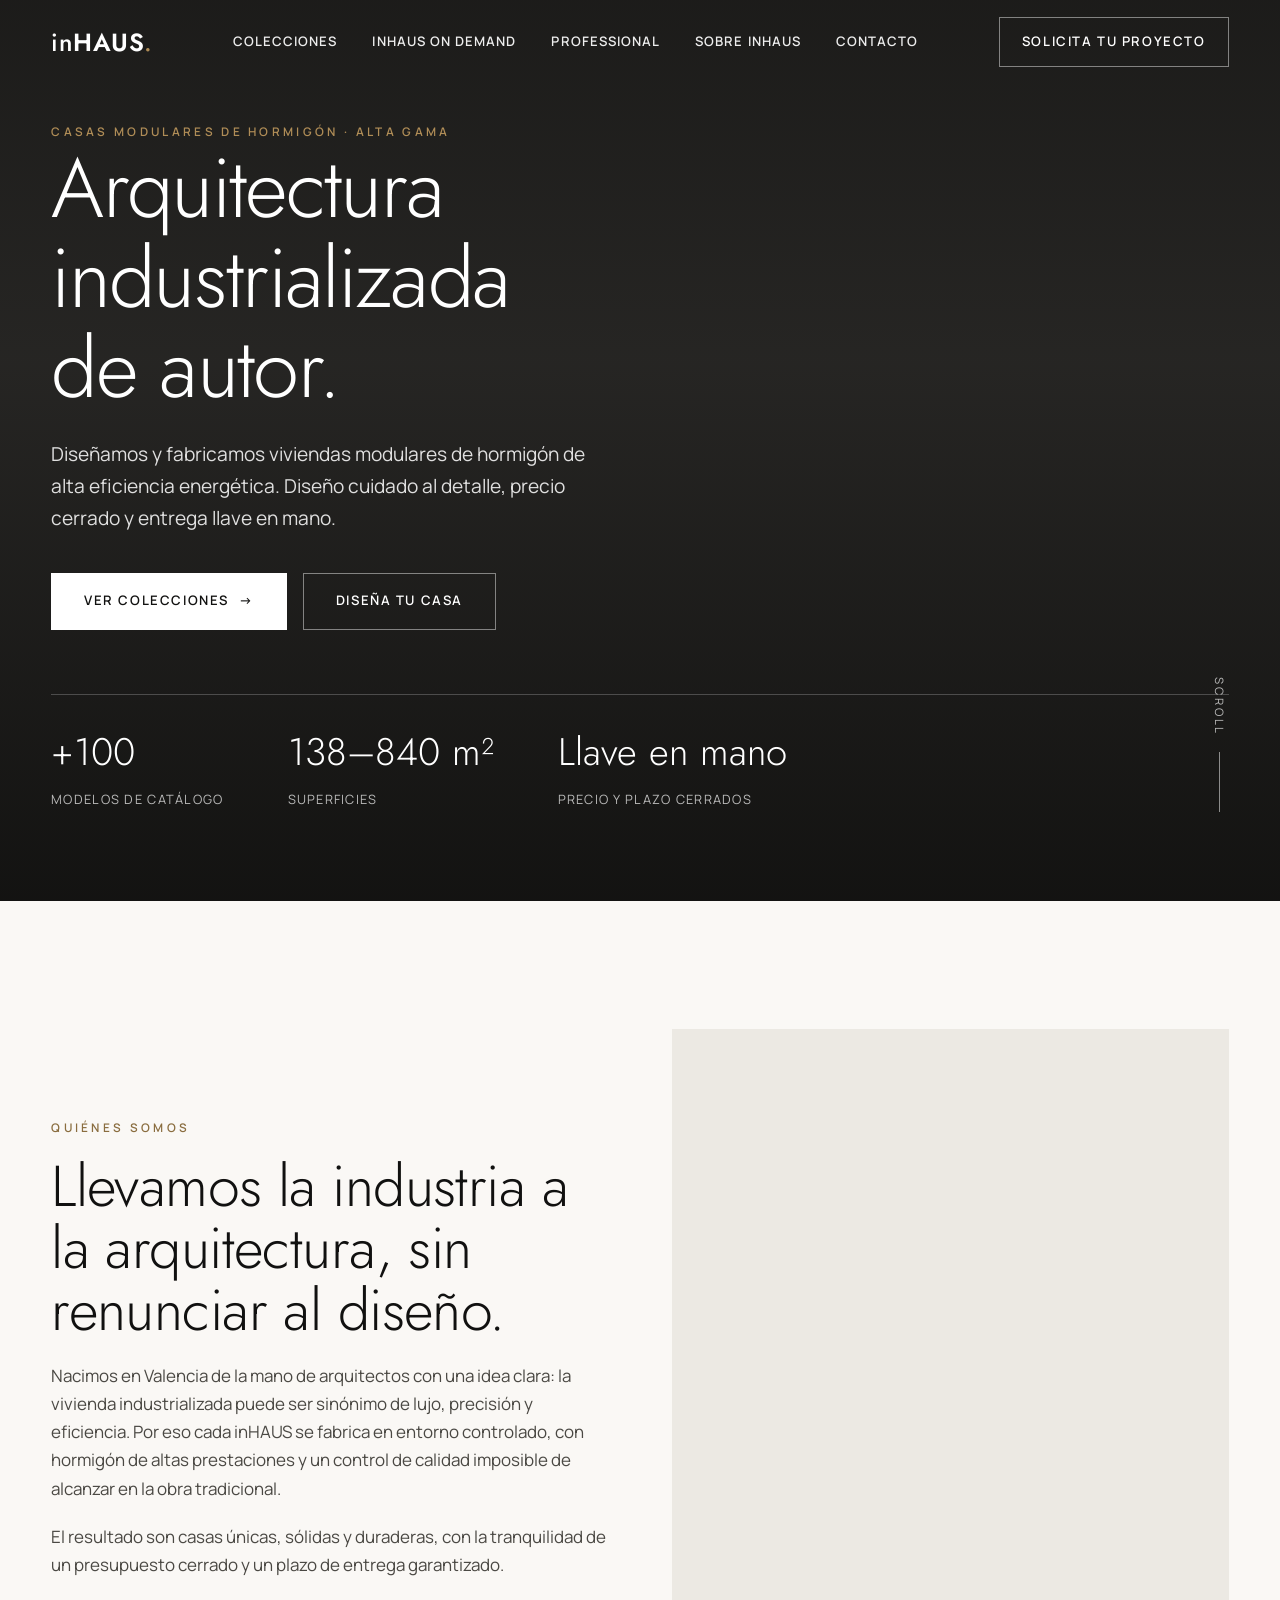
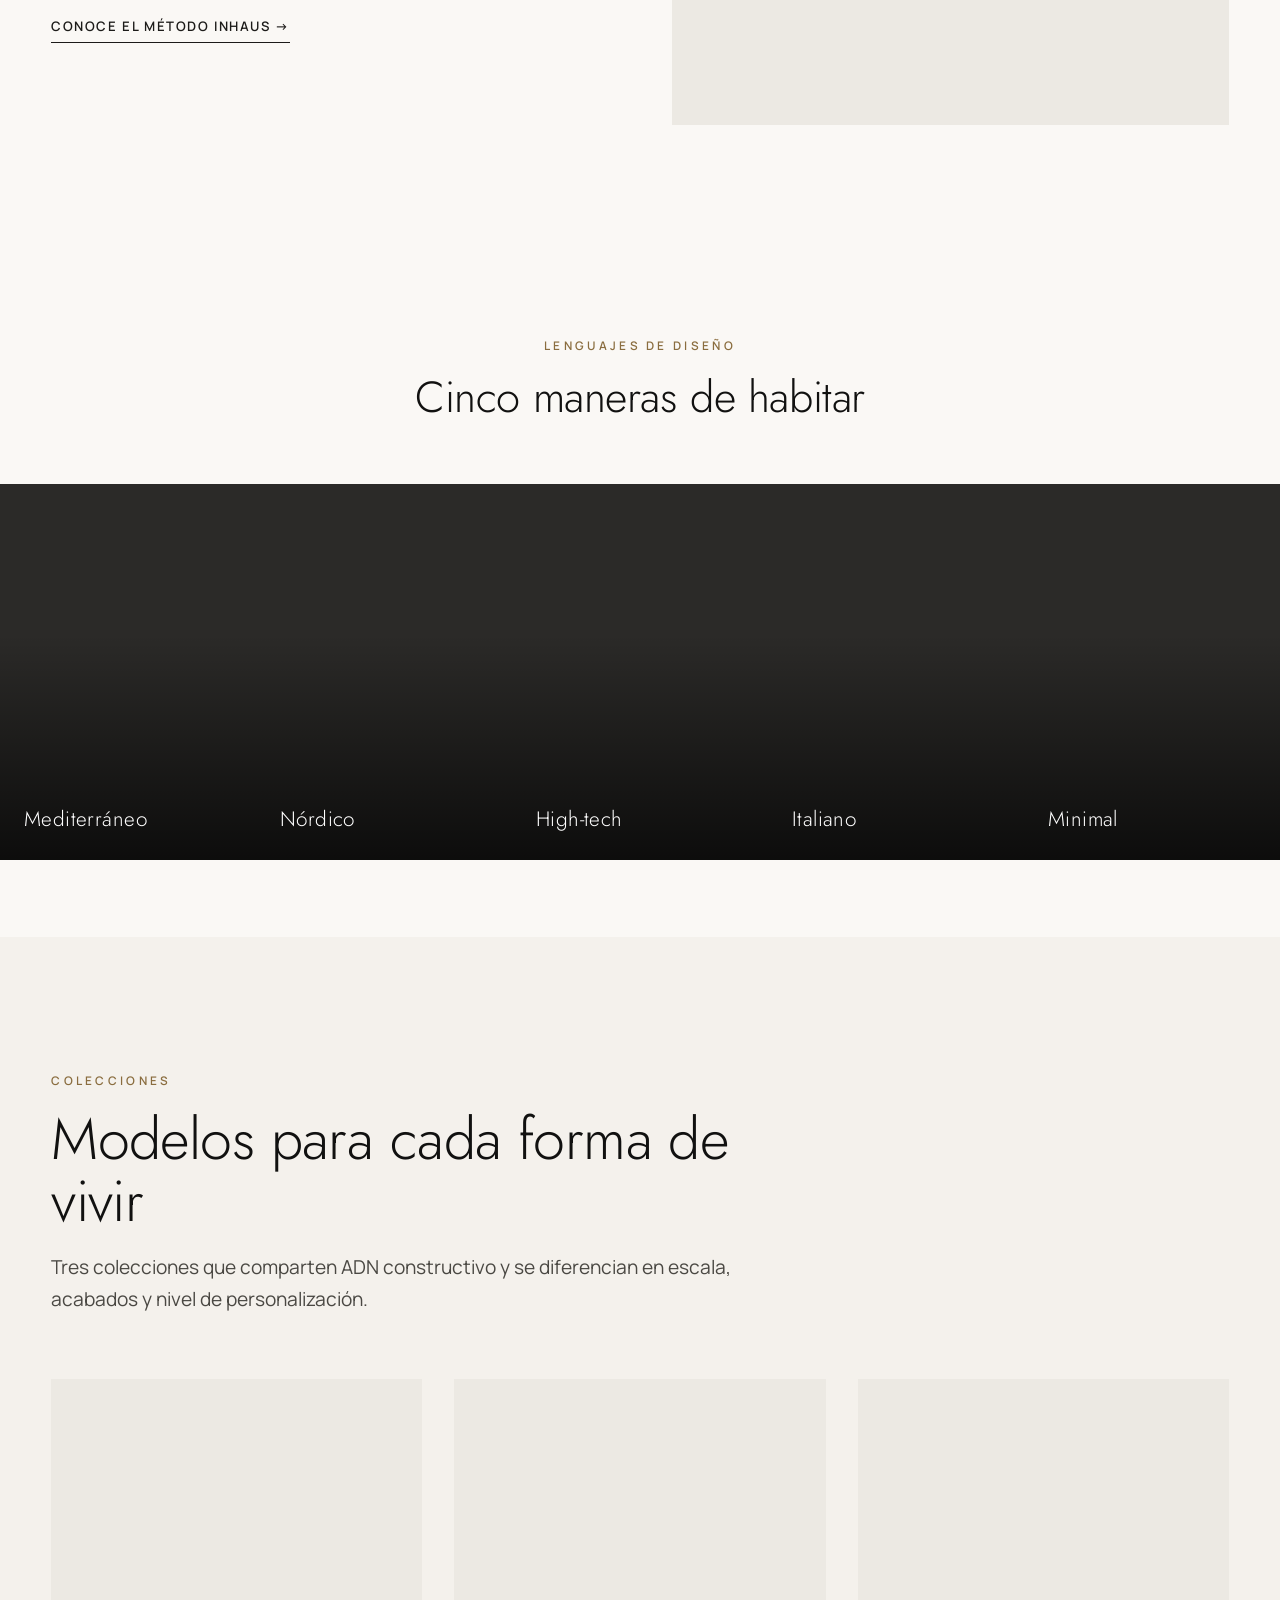
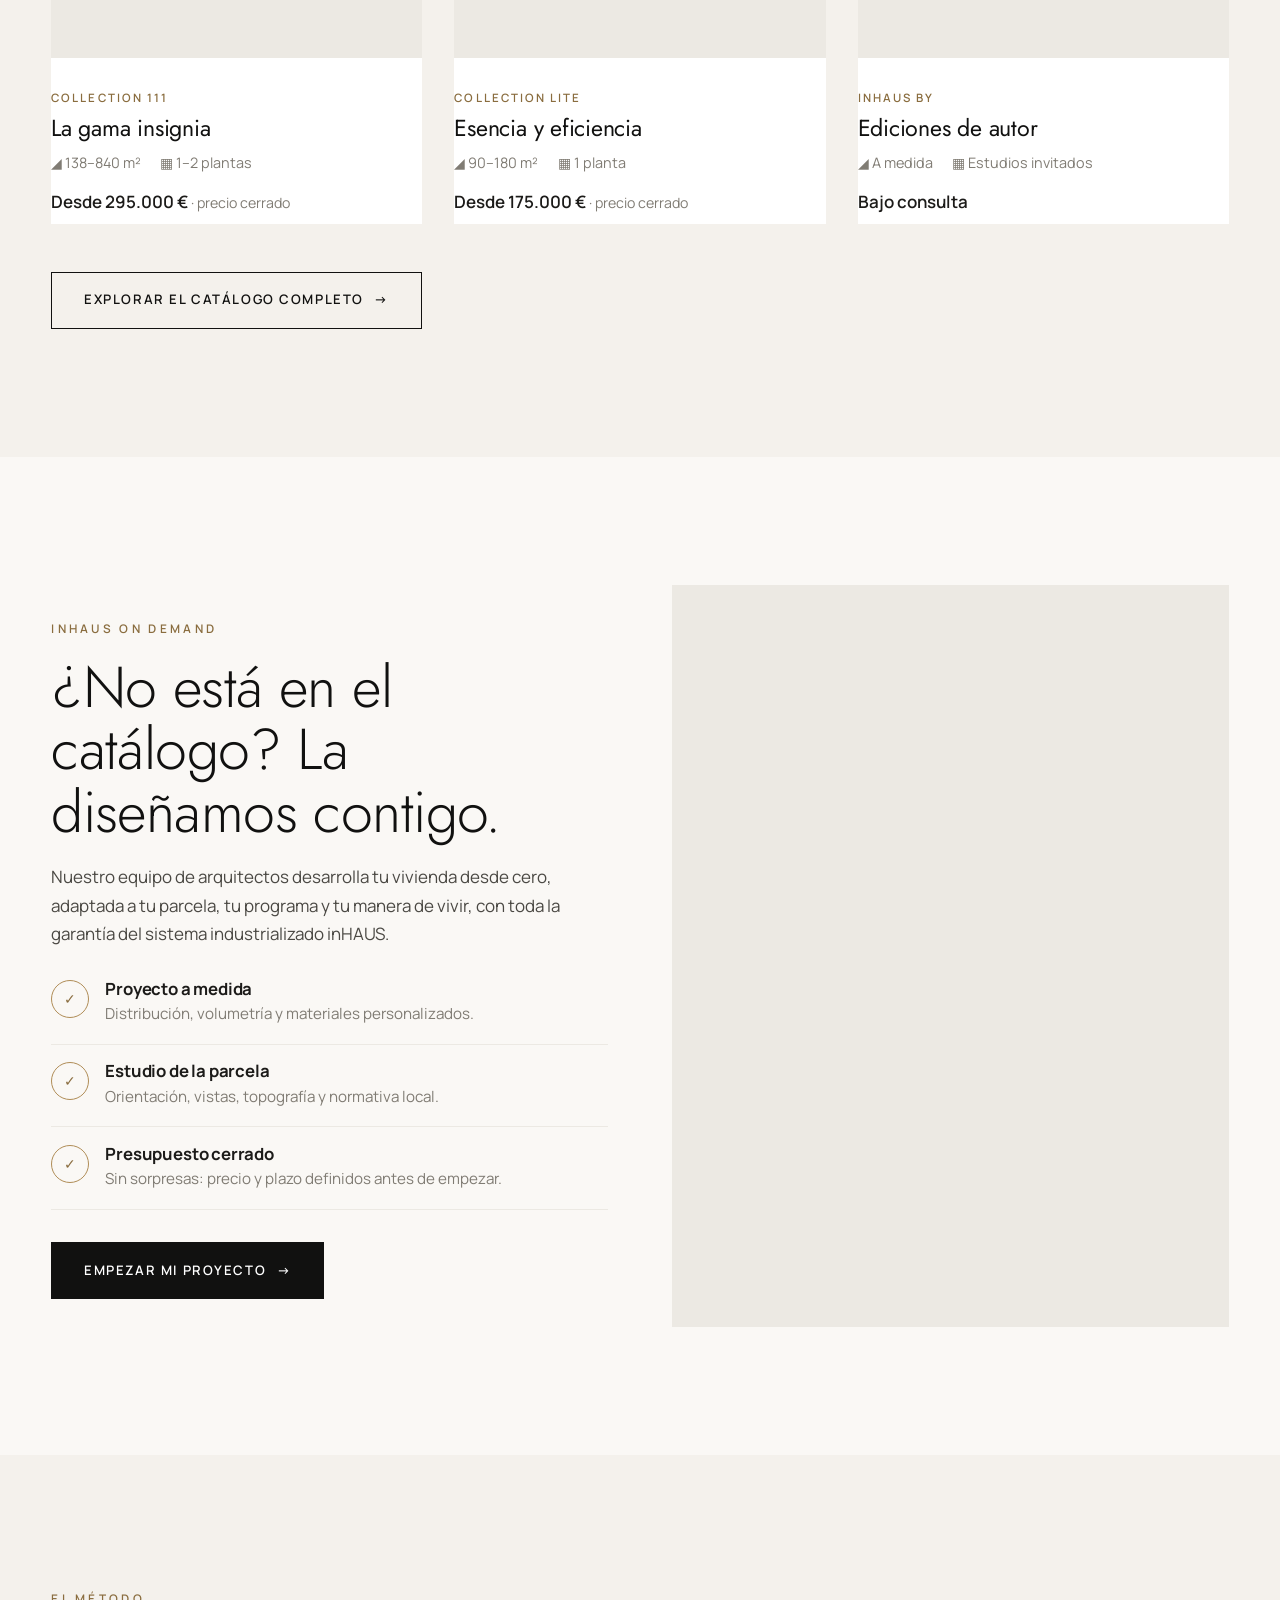
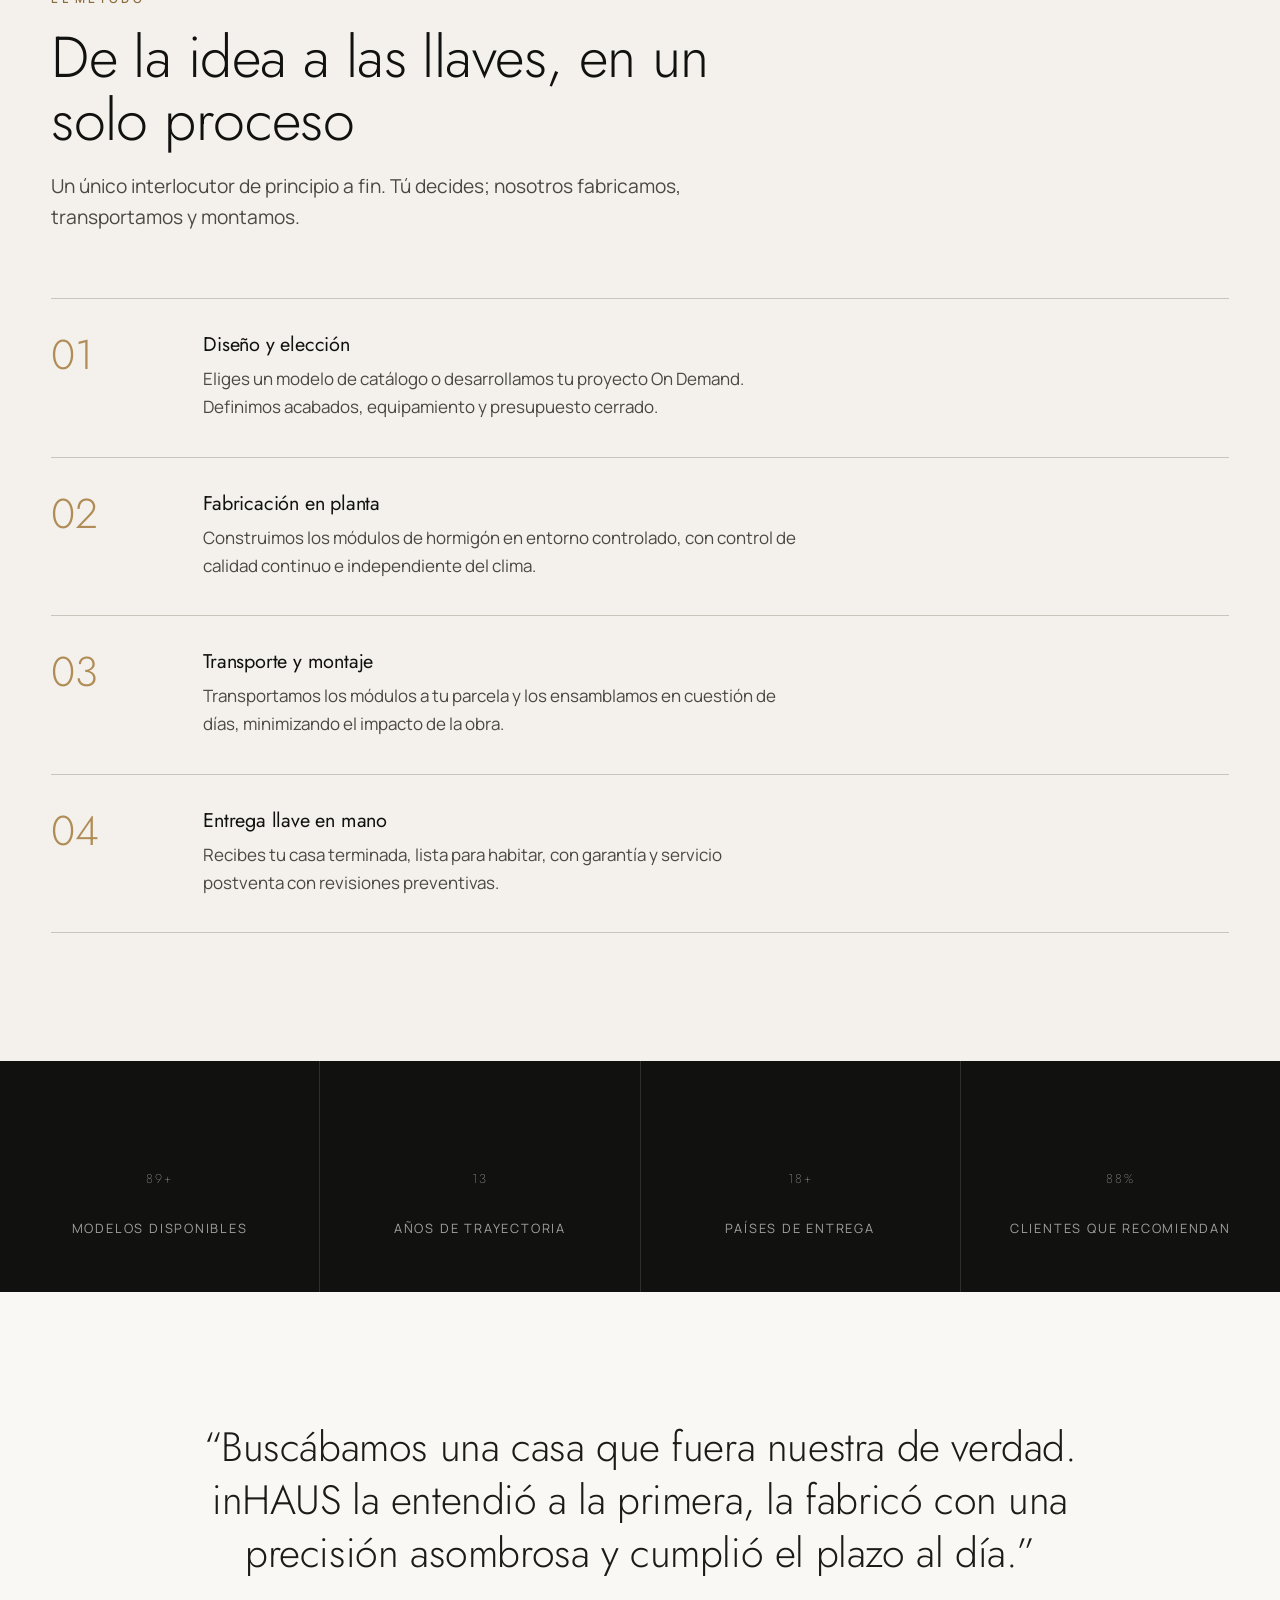
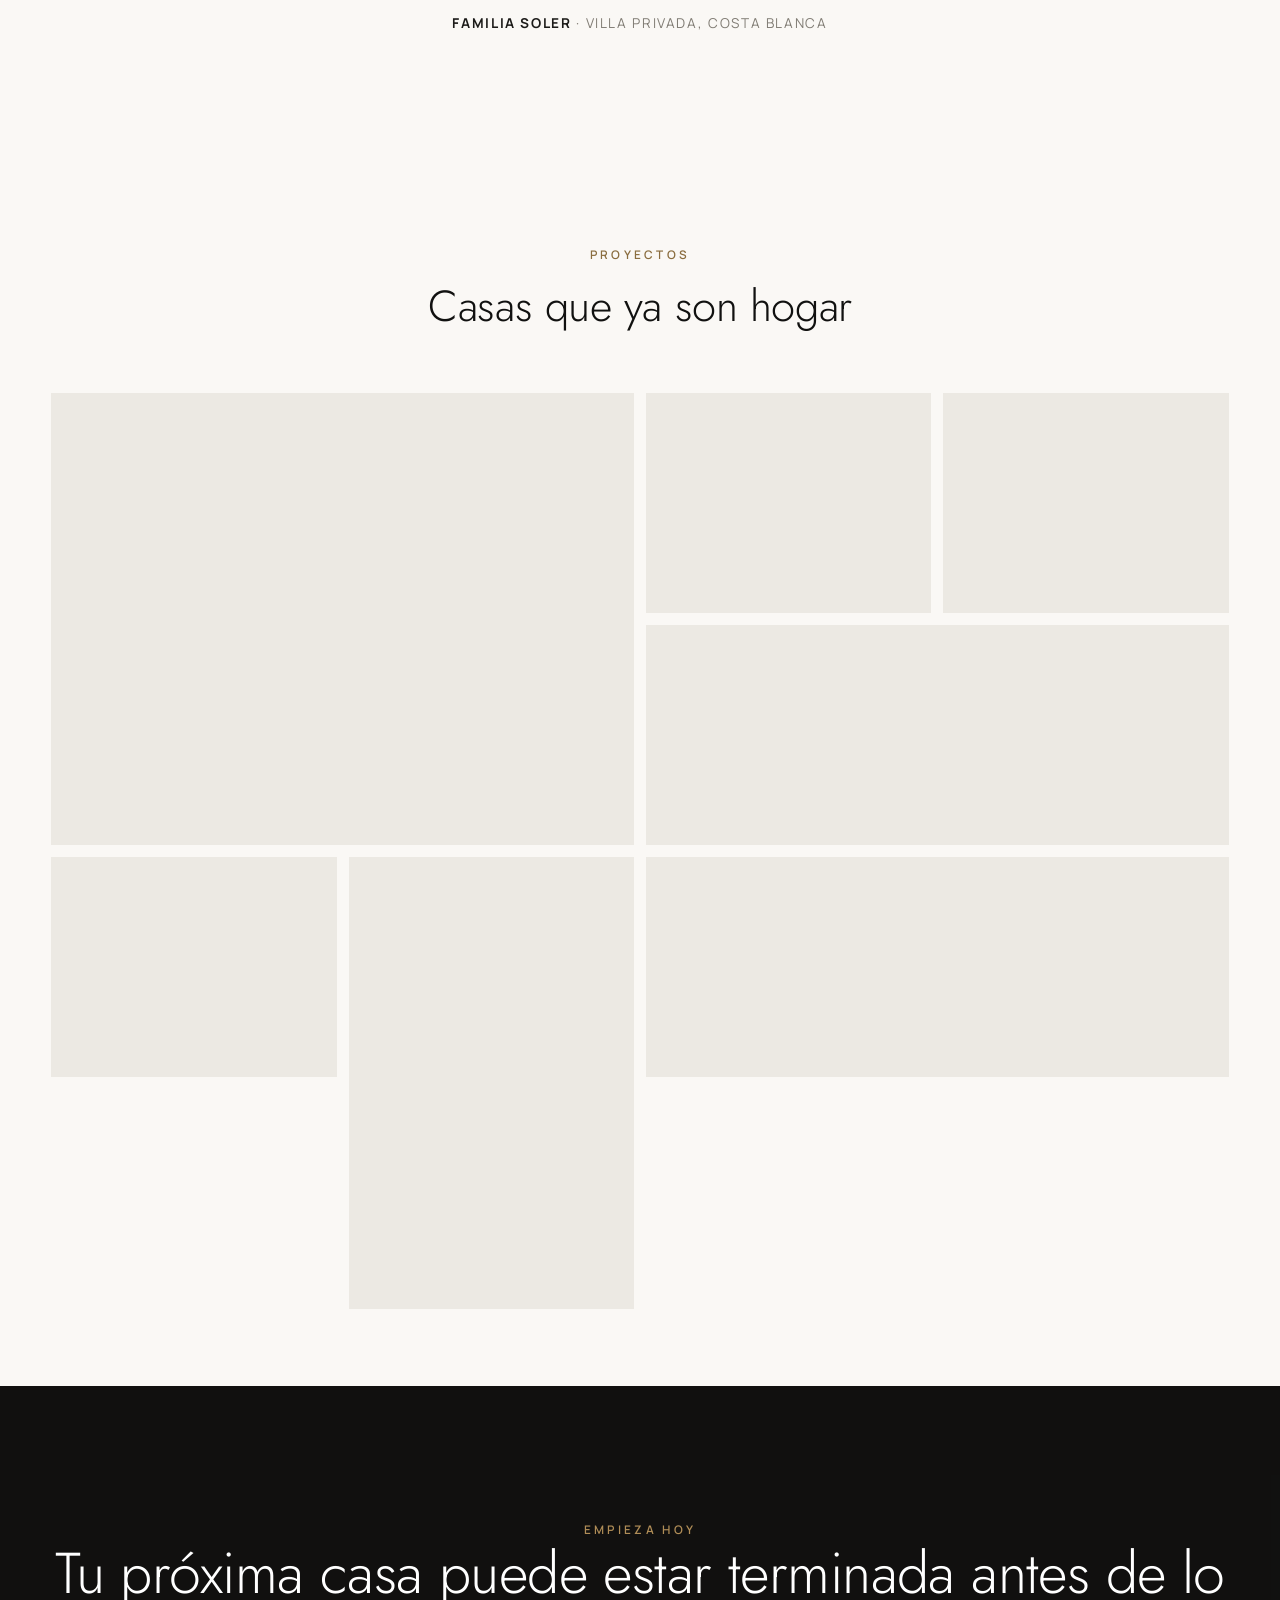
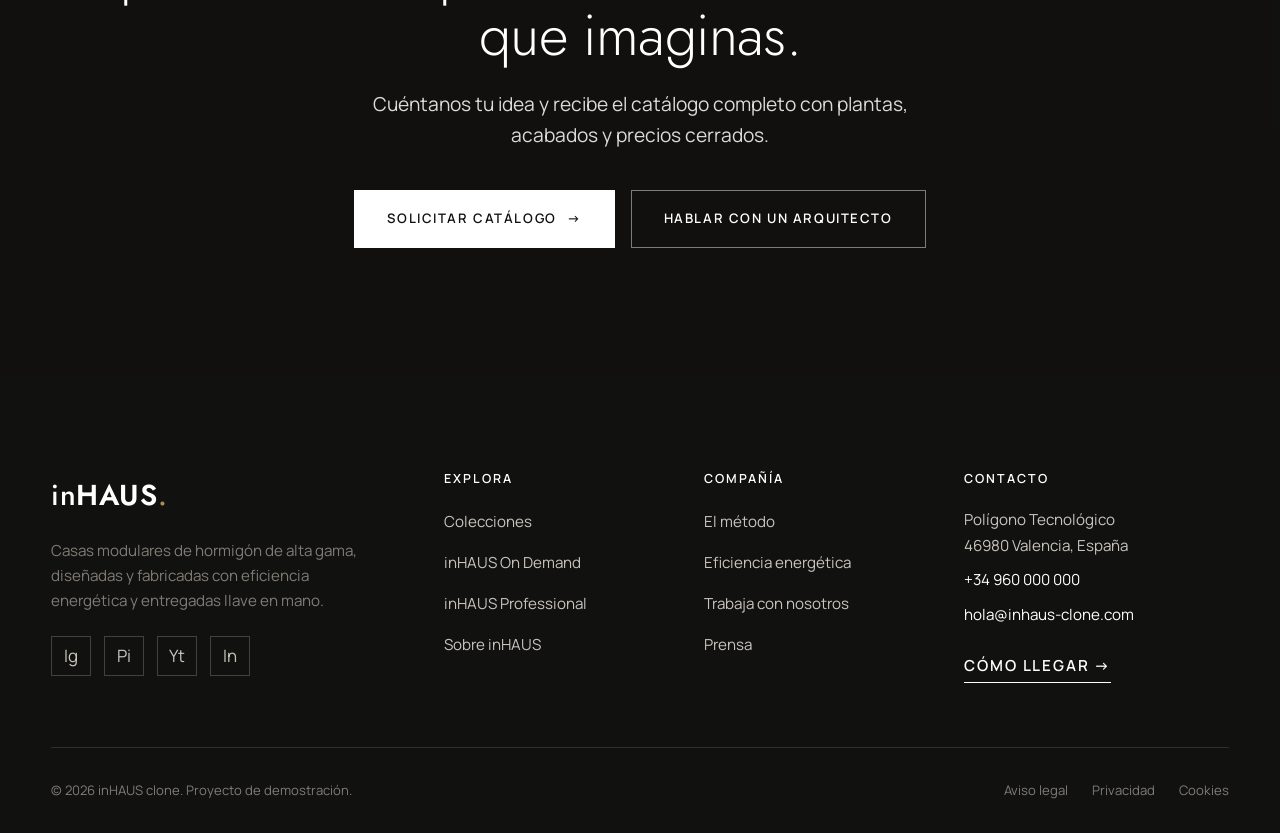
<file: index.html>
<!DOCTYPE html>
<html lang="es">
<head>
  <meta charset="UTF-8">
  <meta name="viewport" content="width=device-width, initial-scale=1.0">
  <title>inHAUS · Casas modulares de hormigón de diseño y alta eficiencia</title>
  <meta name="description" content="inHAUS diseña y construye casas modulares de hormigón de alta gama con eficiencia energética. Más de 100 modelos, precio cerrado y entrega llave en mano.">
  <link rel="preconnect" href="https://fonts.googleapis.com">
  <link rel="preconnect" href="https://fonts.gstatic.com" crossorigin>
  <link href="https://fonts.googleapis.com/css2?family=Jost:wght@200;300;400;500;600&family=Manrope:wght@400;500;600;700&display=swap" rel="stylesheet">
  <link rel="stylesheet" href="css/styles.css">
</head>
<body>

  <!-- ============ HEADER ============ -->
  <header class="site-header">
    <div class="container">
      <a href="index.html" class="brand">in<b>HAUS</b><span class="dot">.</span></a>
      <nav class="nav" aria-label="Principal">
        <a href="colecciones.html">Colecciones</a>
        <a href="on-demand.html">inHAUS On Demand</a>
        <a href="professional.html">Professional</a>
        <a href="nosotros.html">Sobre inHAUS</a>
        <a href="contacto.html">Contacto</a>
      </nav>
      <div class="header-cta">
        <a href="contacto.html" class="btn btn--ghost-light">Solicita tu proyecto</a>
      </div>
      <button class="burger" aria-label="Abrir menú" aria-expanded="false">
        <span></span><span></span><span></span>
      </button>
    </div>
  </header>

  <!-- ============ MOBILE MENU ============ -->
  <div class="mobile-menu">
    <a href="colecciones.html"><span class="num">01</span>Colecciones</a>
    <a href="on-demand.html"><span class="num">02</span>inHAUS On Demand</a>
    <a href="professional.html"><span class="num">03</span>Professional</a>
    <a href="nosotros.html"><span class="num">04</span>Sobre inHAUS</a>
    <a href="contacto.html"><span class="num">05</span>Contacto</a>
  </div>

  <!-- ============ HERO ============ -->
  <section class="hero">
    <div class="hero__media" style="background-image:url('https://images.unsplash.com/photo-1600585154340-be6161a56a0c?auto=format&fit=crop&w=1920&q=80')"></div>
    <div class="hero__inner">
      <div class="container">
        <span class="eyebrow" data-reveal style="color:var(--accent)">Casas modulares de hormigón · alta gama</span>
        <h1 class="display" data-reveal data-delay="1">Arquitectura<br>industrializada<br>de autor.</h1>
        <p class="lead" data-reveal data-delay="2">Diseñamos y fabricamos viviendas modulares de hormigón de alta eficiencia energética. Diseño cuidado al detalle, precio cerrado y entrega llave en mano.</p>
        <div class="hero__actions" data-reveal data-delay="3">
          <a href="colecciones.html" class="btn btn--light">Ver colecciones <span class="arrow">→</span></a>
          <a href="on-demand.html" class="btn btn--ghost-light">Diseña tu casa</a>
        </div>
        <div class="hero__meta" data-reveal data-delay="4">
          <div class="stat"><strong>+100</strong><span>Modelos de catálogo</span></div>
          <div class="stat"><strong>138–840 m²</strong><span>Superficies</span></div>
          <div class="stat"><strong>Llave en mano</strong><span>Precio y plazo cerrados</span></div>
        </div>
      </div>
    </div>
    <div class="scroll-hint">Scroll</div>
  </section>

  <!-- ============ INTRO ============ -->
  <section class="section">
    <div class="container">
      <div class="split">
        <div class="split__body">
          <span class="eyebrow" data-reveal>Quiénes somos</span>
          <h2 class="h1" data-reveal data-delay="1">Llevamos la industria a la arquitectura, sin renunciar al diseño.</h2>
          <p data-reveal data-delay="2">Nacimos en Valencia de la mano de arquitectos con una idea clara: la vivienda industrializada puede ser sinónimo de lujo, precisión y eficiencia. Por eso cada inHAUS se fabrica en entorno controlado, con hormigón de altas prestaciones y un control de calidad imposible de alcanzar en la obra tradicional.</p>
          <p data-reveal data-delay="2">El resultado son casas únicas, sólidas y duraderas, con la tranquilidad de un presupuesto cerrado y un plazo de entrega garantizado.</p>
          <div class="actions" data-reveal data-delay="3">
            <a href="nosotros.html" class="link-underline">Conoce el método inHAUS →</a>
          </div>
        </div>
        <div class="split__media" data-reveal data-delay="2" style="background-image:url('https://images.unsplash.com/photo-1600607687939-ce8a6c25118c?auto=format&fit=crop&w=1200&q=80')"></div>
      </div>
    </div>
  </section>

  <!-- ============ STYLES STRIP ============ -->
  <section class="section--tight">
    <div class="container">
      <div class="section-head center">
        <span class="eyebrow" data-reveal>Lenguajes de diseño</span>
        <h2 class="h2" data-reveal data-delay="1">Cinco maneras de habitar</h2>
      </div>
    </div>
    <div class="strip">
      <div class="strip__item" data-reveal style="background-image:url('https://images.unsplash.com/photo-1505691938895-1758d7feb511?auto=format&fit=crop&w=800&q=80')"><span>Mediterráneo</span></div>
      <div class="strip__item" data-reveal data-delay="1" style="background-image:url('https://images.unsplash.com/photo-1600566753086-00f18fb6b3ea?auto=format&fit=crop&w=800&q=80')"><span>Nórdico</span></div>
      <div class="strip__item" data-reveal data-delay="2" style="background-image:url('https://images.unsplash.com/photo-1600210492493-0946911123ea?auto=format&fit=crop&w=800&q=80')"><span>High-tech</span></div>
      <div class="strip__item" data-reveal data-delay="3" style="background-image:url('https://images.unsplash.com/photo-1616594039964-ae9021a400a0?auto=format&fit=crop&w=800&q=80')"><span>Italiano</span></div>
      <div class="strip__item" data-reveal data-delay="4" style="background-image:url('https://images.unsplash.com/photo-1617104678098-de229db51175?auto=format&fit=crop&w=800&q=80')"><span>Minimal</span></div>
    </div>
  </section>

  <!-- ============ COLLECTIONS ============ -->
  <section class="section bg-sand" id="colecciones">
    <div class="container">
      <div class="section-head" data-reveal>
        <span class="eyebrow">Colecciones</span>
        <h2 class="h1">Modelos para cada forma de vivir</h2>
        <p class="lead">Tres colecciones que comparten ADN constructivo y se diferencian en escala, acabados y nivel de personalización.</p>
      </div>
      <div class="grid cols-3">

        <a href="colecciones.html" class="card" data-reveal>
          <div class="card__media" style="background-image:url('https://images.unsplash.com/photo-1613490493576-7fde63acd811?auto=format&fit=crop&w=900&q=80')"></div>
          <div class="card__body">
            <span class="card__tag">Collection 111</span>
            <h3 class="card__title">La gama insignia</h3>
            <div class="card__specs">
              <span>◢ 138–840 m²</span>
              <span>▦ 1–2 plantas</span>
            </div>
            <p class="card__price">Desde 295.000 € <small>· precio cerrado</small></p>
          </div>
        </a>

        <a href="colecciones.html" class="card" data-reveal data-delay="1">
          <div class="card__media" style="background-image:url('https://images.unsplash.com/photo-1580587771525-78b9dba3b914?auto=format&fit=crop&w=900&q=80')"></div>
          <div class="card__body">
            <span class="card__tag">Collection Lite</span>
            <h3 class="card__title">Esencia y eficiencia</h3>
            <div class="card__specs">
              <span>◢ 90–180 m²</span>
              <span>▦ 1 planta</span>
            </div>
            <p class="card__price">Desde 175.000 € <small>· precio cerrado</small></p>
          </div>
        </a>

        <a href="colecciones.html" class="card" data-reveal data-delay="2">
          <div class="card__media" style="background-image:url('https://images.unsplash.com/photo-1512917774080-9991f1c4c750?auto=format&fit=crop&w=900&q=80')"></div>
          <div class="card__body">
            <span class="card__tag">inHAUS By</span>
            <h3 class="card__title">Ediciones de autor</h3>
            <div class="card__specs">
              <span>◢ A medida</span>
              <span>▦ Estudios invitados</span>
            </div>
            <p class="card__price">Bajo consulta</p>
          </div>
        </a>

      </div>
      <div style="margin-top:3rem" data-reveal>
        <a href="colecciones.html" class="btn btn--outline">Explorar el catálogo completo <span class="arrow">→</span></a>
      </div>
    </div>
  </section>

  <!-- ============ ON DEMAND SPLIT ============ -->
  <section class="section">
    <div class="container">
      <div class="split split--reverse">
        <div class="split__media tall" data-reveal style="background-image:url('https://images.unsplash.com/photo-1600566753190-17f0baa2a6c3?auto=format&fit=crop&w=1200&q=80')"></div>
        <div class="split__body">
          <span class="eyebrow" data-reveal>inHAUS On Demand</span>
          <h2 class="h1" data-reveal data-delay="1">¿No está en el catálogo? La diseñamos contigo.</h2>
          <p data-reveal data-delay="2">Nuestro equipo de arquitectos desarrolla tu vivienda desde cero, adaptada a tu parcela, tu programa y tu manera de vivir, con toda la garantía del sistema industrializado inHAUS.</p>
          <ul class="feature-list">
            <li data-reveal data-delay="1"><span class="ic">✓</span><div><h4>Proyecto a medida</h4><p>Distribución, volumetría y materiales personalizados.</p></div></li>
            <li data-reveal data-delay="2"><span class="ic">✓</span><div><h4>Estudio de la parcela</h4><p>Orientación, vistas, topografía y normativa local.</p></div></li>
            <li data-reveal data-delay="3"><span class="ic">✓</span><div><h4>Presupuesto cerrado</h4><p>Sin sorpresas: precio y plazo definidos antes de empezar.</p></div></li>
          </ul>
          <div class="actions" data-reveal data-delay="3">
            <a href="on-demand.html" class="btn">Empezar mi proyecto <span class="arrow">→</span></a>
          </div>
        </div>
      </div>
    </div>
  </section>

  <!-- ============ PROCESS ============ -->
  <section class="section bg-sand">
    <div class="container">
      <div class="section-head" data-reveal>
        <span class="eyebrow">El método</span>
        <h2 class="h1">De la idea a las llaves, en un solo proceso</h2>
        <p class="lead">Un único interlocutor de principio a fin. Tú decides; nosotros fabricamos, transportamos y montamos.</p>
      </div>
      <div class="steps">
        <div class="step" data-reveal><div class="step__num">01</div><div><h3>Diseño y elección</h3><p>Eliges un modelo de catálogo o desarrollamos tu proyecto On Demand. Definimos acabados, equipamiento y presupuesto cerrado.</p></div></div>
        <div class="step" data-reveal><div class="step__num">02</div><div><h3>Fabricación en planta</h3><p>Construimos los módulos de hormigón en entorno controlado, con control de calidad continuo e independiente del clima.</p></div></div>
        <div class="step" data-reveal><div class="step__num">03</div><div><h3>Transporte y montaje</h3><p>Transportamos los módulos a tu parcela y los ensamblamos en cuestión de días, minimizando el impacto de la obra.</p></div></div>
        <div class="step" data-reveal><div class="step__num">04</div><div><h3>Entrega llave en mano</h3><p>Recibes tu casa terminada, lista para habitar, con garantía y servicio postventa con revisiones preventivas.</p></div></div>
      </div>
    </div>
  </section>

  <!-- ============ STATS ============ -->
  <section class="bg-dark">
    <div class="stats-band">
      <div class="stat"><strong><span data-count="100" data-suffix="+">0</span></strong><span>Modelos disponibles</span></div>
      <div class="stat"><strong><span data-count="15" data-suffix="">0</span></strong><span>Años de trayectoria</span></div>
      <div class="stat"><strong><span data-count="20" data-suffix="+">0</span></strong><span>Países de entrega</span></div>
      <div class="stat"><strong><span data-count="98" data-suffix="%">0</span></strong><span>Clientes que recomiendan</span></div>
    </div>
  </section>

  <!-- ============ QUOTE ============ -->
  <section class="section">
    <div class="container">
      <div class="quote" data-reveal>
        <blockquote>“Buscábamos una casa que fuera nuestra de verdad. inHAUS la entendió a la primera, la fabricó con una precisión asombrosa y cumplió el plazo al día.”</blockquote>
        <p class="author"><b>Familia Soler</b> · Villa privada, Costa Blanca</p>
      </div>
    </div>
  </section>

  <!-- ============ GALLERY MOSAIC ============ -->
  <section class="section--tight">
    <div class="container">
      <div class="section-head center" data-reveal>
        <span class="eyebrow">Proyectos</span>
        <h2 class="h2">Casas que ya son hogar</h2>
      </div>
    </div>
    <div class="container">
      <div class="mosaic">
        <div class="mosaic__item big" data-reveal><div style="background-image:url('https://images.unsplash.com/photo-1567496898669-ee935f5f647a?auto=format&fit=crop&w=1200&q=80')"></div></div>
        <div class="mosaic__item" data-reveal data-delay="1"><div style="background-image:url('https://images.unsplash.com/photo-1600596542815-ffad4c1539a9?auto=format&fit=crop&w=800&q=80')"></div></div>
        <div class="mosaic__item" data-reveal data-delay="2"><div style="background-image:url('https://images.unsplash.com/photo-1600585154526-990dced4db0d?auto=format&fit=crop&w=800&q=80')"></div></div>
        <div class="mosaic__item wide" data-reveal data-delay="1"><div style="background-image:url('https://images.unsplash.com/photo-1605276374104-dee2a0ed3cd6?auto=format&fit=crop&w=1200&q=80')"></div></div>
        <div class="mosaic__item" data-reveal data-delay="2"><div style="background-image:url('https://images.unsplash.com/photo-1600573472550-8090b5e0745e?auto=format&fit=crop&w=800&q=80')"></div></div>
        <div class="mosaic__item tall" data-reveal data-delay="3"><div style="background-image:url('https://images.unsplash.com/photo-1502672260266-1c1ef2d93688?auto=format&fit=crop&w=800&q=80')"></div></div>
        <div class="mosaic__item wide" data-reveal data-delay="1"><div style="background-image:url('https://images.unsplash.com/photo-1600047509807-ba8f99d2cdde?auto=format&fit=crop&w=1200&q=80')"></div></div>
      </div>
    </div>
  </section>

  <!-- ============ CTA ============ -->
  <section class="section cta" style="background-image:url('https://images.unsplash.com/photo-1600566753086-00f18fb6b3ea?auto=format&fit=crop&w=1920&q=80')">
    <div class="container">
      <span class="eyebrow" data-reveal style="color:var(--accent)">Empieza hoy</span>
      <h2 class="h1" data-reveal data-delay="1">Tu próxima casa puede estar terminada antes de lo que imaginas.</h2>
      <p class="lead" data-reveal data-delay="2">Cuéntanos tu idea y recibe el catálogo completo con plantas, acabados y precios cerrados.</p>
      <div class="actions" data-reveal data-delay="3">
        <a href="contacto.html" class="btn btn--light">Solicitar catálogo <span class="arrow">→</span></a>
        <a href="contacto.html" class="btn btn--ghost-light">Hablar con un arquitecto</a>
      </div>
    </div>
  </section>

  <!-- ============ FOOTER ============ -->
  <footer class="site-footer">
    <div class="container">
      <div class="footer-top">
        <div class="footer-brand">
          <a href="index.html" class="brand">in<b>HAUS</b><span class="dot">.</span></a>
          <p>Casas modulares de hormigón de alta gama, diseñadas y fabricadas con eficiencia energética y entregadas llave en mano.</p>
          <div class="socials">
            <a href="#" aria-label="Instagram">Ig</a>
            <a href="#" aria-label="Pinterest">Pi</a>
            <a href="#" aria-label="YouTube">Yt</a>
            <a href="#" aria-label="LinkedIn">In</a>
          </div>
        </div>
        <div class="footer-col">
          <h5>Explora</h5>
          <ul>
            <li><a href="colecciones.html">Colecciones</a></li>
            <li><a href="on-demand.html">inHAUS On Demand</a></li>
            <li><a href="professional.html">inHAUS Professional</a></li>
            <li><a href="nosotros.html">Sobre inHAUS</a></li>
          </ul>
        </div>
        <div class="footer-col">
          <h5>Compañía</h5>
          <ul>
            <li><a href="nosotros.html">El método</a></li>
            <li><a href="nosotros.html">Eficiencia energética</a></li>
            <li><a href="contacto.html">Trabaja con nosotros</a></li>
            <li><a href="contacto.html">Prensa</a></li>
          </ul>
        </div>
        <div class="footer-col footer-contact">
          <h5>Contacto</h5>
          <p>Polígono Tecnológico<br>46980 Valencia, España</p>
          <p><a href="tel:+34960000000">+34 960 000 000</a></p>
          <p><a href="mailto:hola@inhaus-clone.com">hola@inhaus-clone.com</a></p>
          <a href="contacto.html" class="link-underline" style="margin-top:1rem">Cómo llegar →</a>
        </div>
      </div>
      <div class="footer-bottom">
        <span>© <span data-year>2026</span> inHAUS clone. Proyecto de demostración.</span>
        <div class="legal">
          <a href="#">Aviso legal</a>
          <a href="#">Privacidad</a>
          <a href="#">Cookies</a>
        </div>
      </div>
    </div>
  </footer>

  <script src="js/main.js"></script>
</body>
</html>
</file>
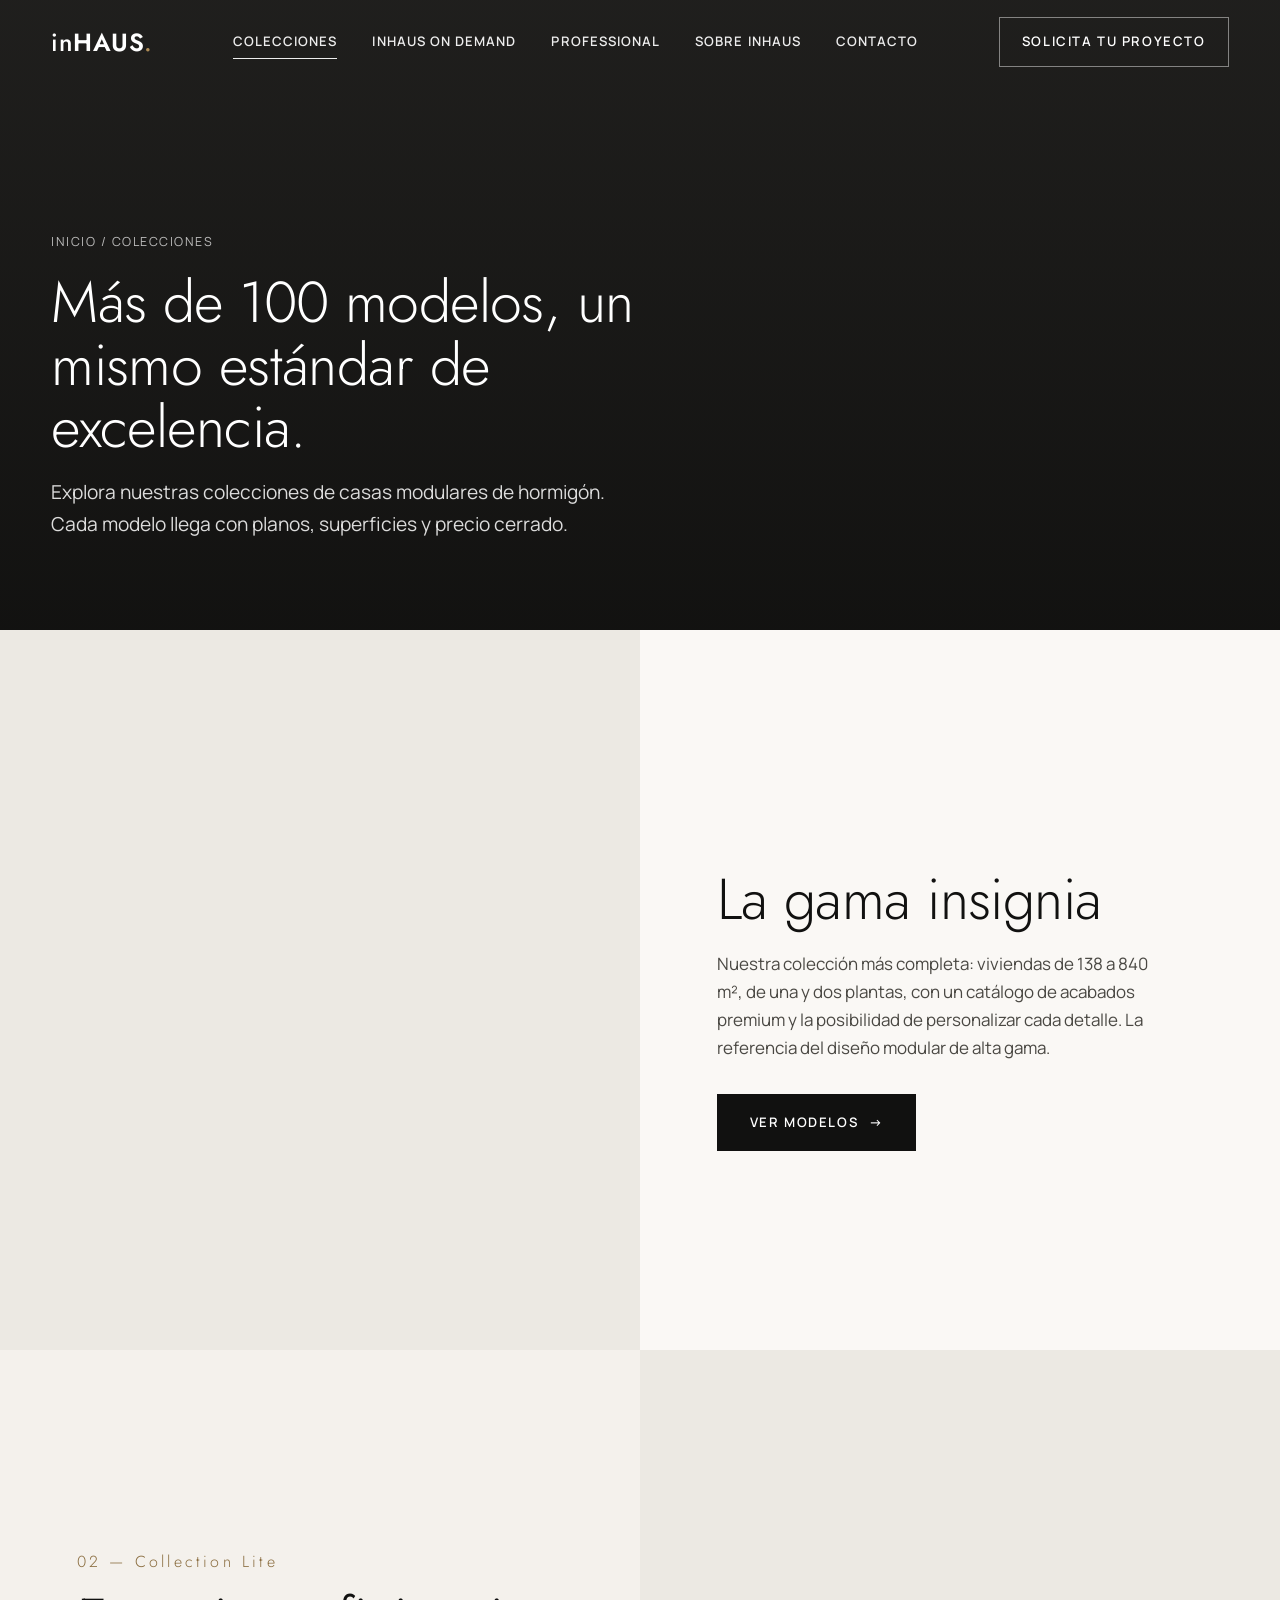
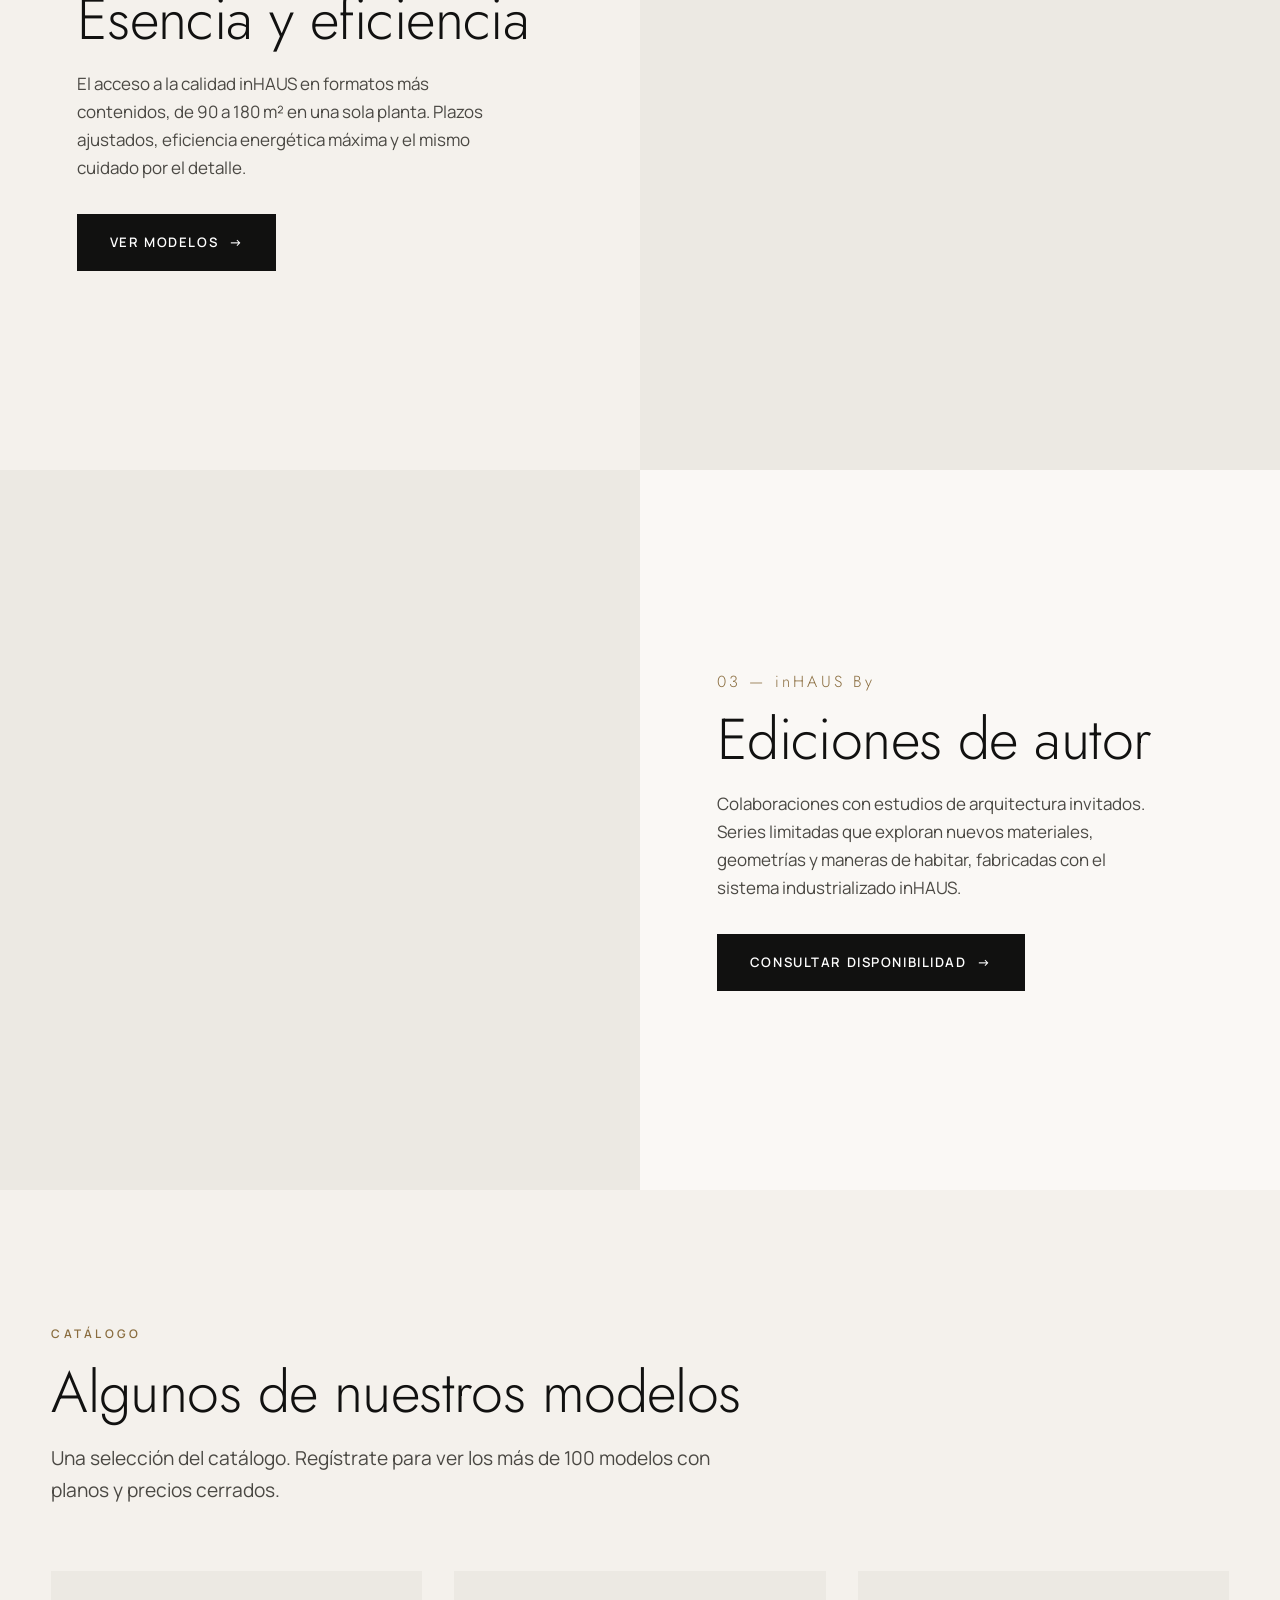
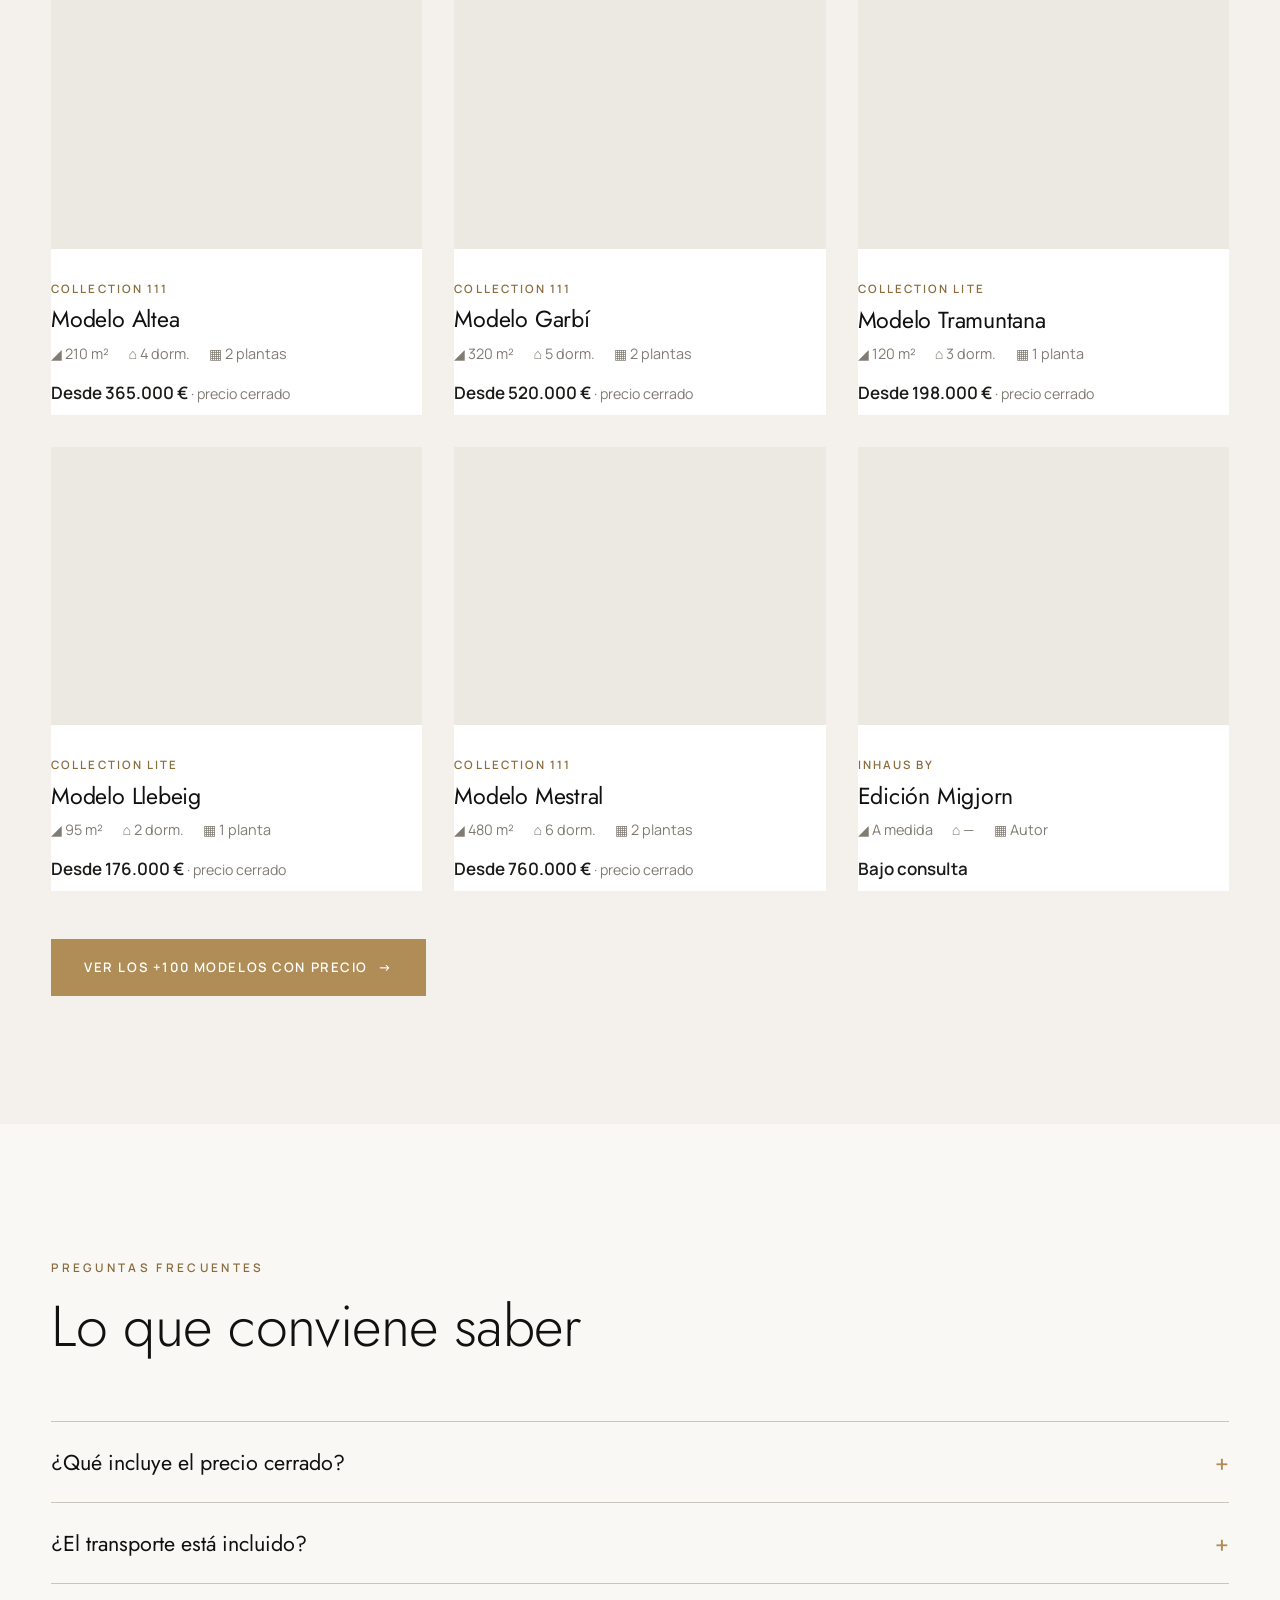
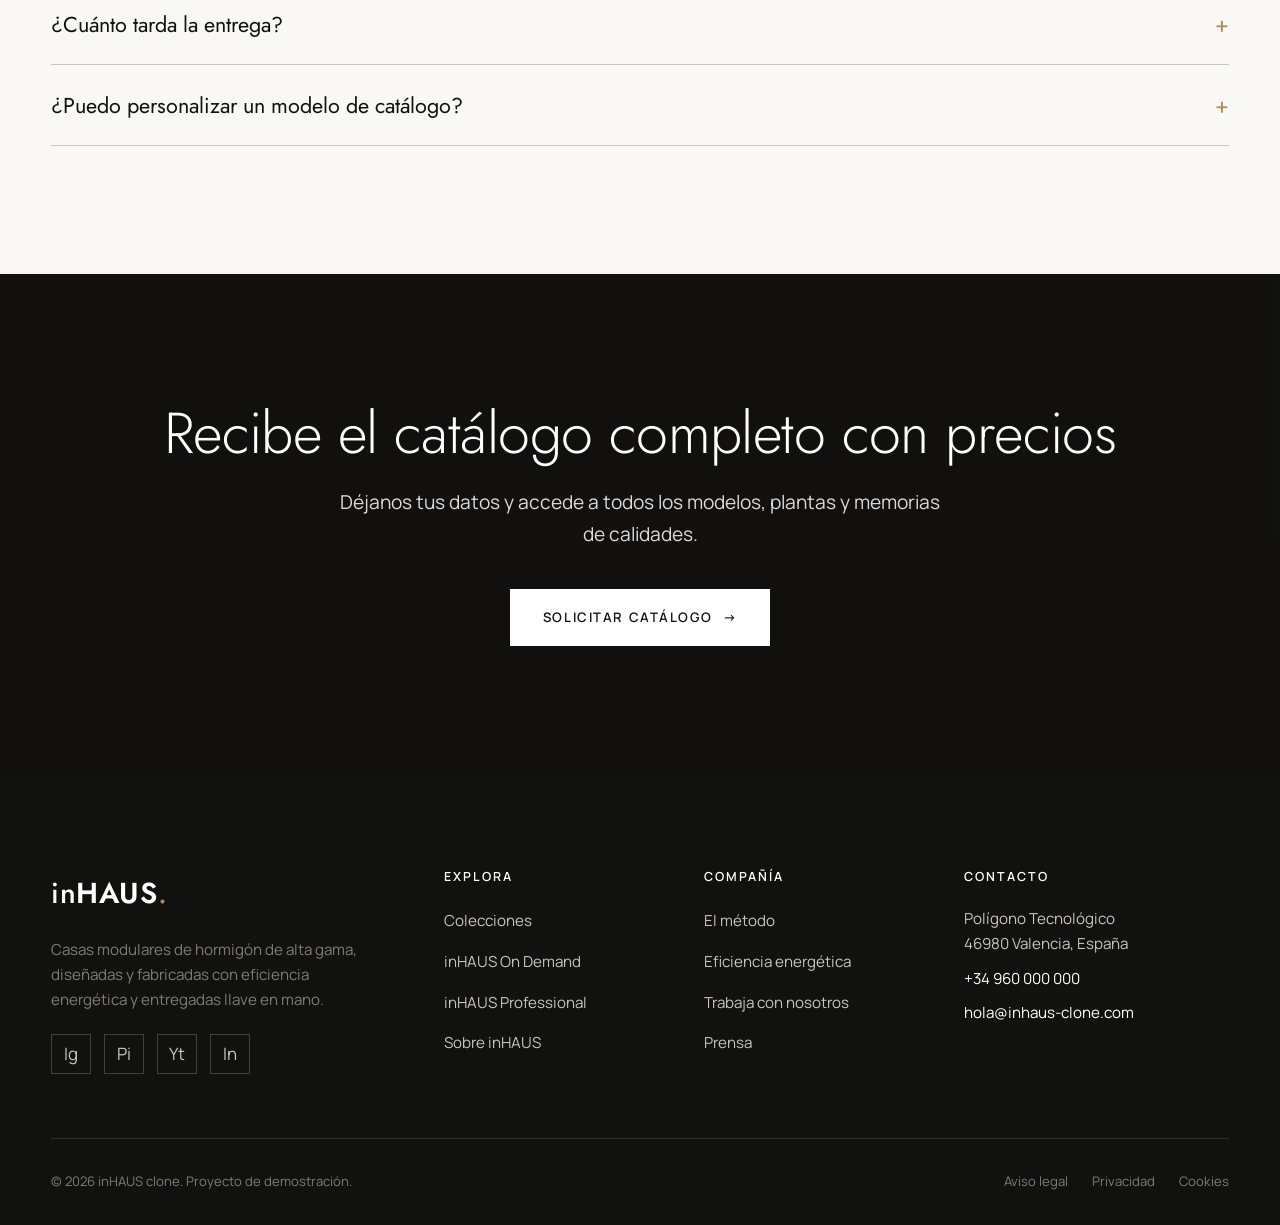
<file: colecciones.html>
<!DOCTYPE html>
<html lang="es">
<head>
  <meta charset="UTF-8">
  <meta name="viewport" content="width=device-width, initial-scale=1.0">
  <title>Colecciones · inHAUS — Catálogo de casas modulares</title>
  <meta name="description" content="Más de 100 modelos de casas modulares de hormigón. Descubre las colecciones 111, Lite e inHAUS By con plantas, superficies y precios cerrados.">
  <link rel="preconnect" href="https://fonts.googleapis.com">
  <link rel="preconnect" href="https://fonts.gstatic.com" crossorigin>
  <link href="https://fonts.googleapis.com/css2?family=Jost:wght@200;300;400;500;600&family=Manrope:wght@400;500;600;700&display=swap" rel="stylesheet">
  <link rel="stylesheet" href="css/styles.css">
</head>
<body>

  <header class="site-header">
    <div class="container">
      <a href="index.html" class="brand">in<b>HAUS</b><span class="dot">.</span></a>
      <nav class="nav" aria-label="Principal">
        <a href="colecciones.html" class="active">Colecciones</a>
        <a href="on-demand.html">inHAUS On Demand</a>
        <a href="professional.html">Professional</a>
        <a href="nosotros.html">Sobre inHAUS</a>
        <a href="contacto.html">Contacto</a>
      </nav>
      <div class="header-cta">
        <a href="contacto.html" class="btn btn--ghost-light">Solicita tu proyecto</a>
      </div>
      <button class="burger" aria-label="Abrir menú" aria-expanded="false"><span></span><span></span><span></span></button>
    </div>
  </header>

  <div class="mobile-menu">
    <a href="colecciones.html"><span class="num">01</span>Colecciones</a>
    <a href="on-demand.html"><span class="num">02</span>inHAUS On Demand</a>
    <a href="professional.html"><span class="num">03</span>Professional</a>
    <a href="nosotros.html"><span class="num">04</span>Sobre inHAUS</a>
    <a href="contacto.html"><span class="num">05</span>Contacto</a>
  </div>

  <!-- PAGE HERO -->
  <section class="page-hero">
    <div class="page-hero__media" style="background-image:url('https://images.unsplash.com/photo-1613490493576-7fde63acd811?auto=format&fit=crop&w=1920&q=80')"></div>
    <div class="page-hero__inner">
      <div class="container">
        <p class="breadcrumb" data-reveal><a href="index.html">Inicio</a> / Colecciones</p>
        <h1 class="h1" data-reveal data-delay="1">Más de 100 modelos, un mismo estándar de excelencia.</h1>
        <p class="lead" data-reveal data-delay="2">Explora nuestras colecciones de casas modulares de hormigón. Cada modelo llega con planos, superficies y precio cerrado.</p>
      </div>
    </div>
  </section>

  <!-- COLLECTIONS EDITORIAL ROWS -->
  <section>
    <div class="collection-row">
      <div class="collection-row__media" style="background-image:url('https://images.unsplash.com/photo-1600585154340-be6161a56a0c?auto=format&fit=crop&w=1200&q=80')"></div>
      <div class="collection-row__body bg-paper">
        <span class="index" data-reveal>01 — Collection 111</span>
        <h2 class="h1" data-reveal data-delay="1">La gama insignia</h2>
        <p data-reveal data-delay="2">Nuestra colección más completa: viviendas de 138 a 840 m², de una y dos plantas, con un catálogo de acabados premium y la posibilidad de personalizar cada detalle. La referencia del diseño modular de alta gama.</p>
        <div class="actions" data-reveal data-delay="3"><a href="#modelos" class="btn">Ver modelos <span class="arrow">→</span></a></div>
      </div>
    </div>

    <div class="collection-row">
      <div class="collection-row__media" style="background-image:url('https://images.unsplash.com/photo-1580587771525-78b9dba3b914?auto=format&fit=crop&w=1200&q=80')"></div>
      <div class="collection-row__body bg-sand">
        <span class="index" data-reveal>02 — Collection Lite</span>
        <h2 class="h1" data-reveal data-delay="1">Esencia y eficiencia</h2>
        <p data-reveal data-delay="2">El acceso a la calidad inHAUS en formatos más contenidos, de 90 a 180 m² en una sola planta. Plazos ajustados, eficiencia energética máxima y el mismo cuidado por el detalle.</p>
        <div class="actions" data-reveal data-delay="3"><a href="#modelos" class="btn">Ver modelos <span class="arrow">→</span></a></div>
      </div>
    </div>

    <div class="collection-row">
      <div class="collection-row__media" style="background-image:url('https://images.unsplash.com/photo-1512917774080-9991f1c4c750?auto=format&fit=crop&w=1200&q=80')"></div>
      <div class="collection-row__body bg-paper">
        <span class="index" data-reveal>03 — inHAUS By</span>
        <h2 class="h1" data-reveal data-delay="1">Ediciones de autor</h2>
        <p data-reveal data-delay="2">Colaboraciones con estudios de arquitectura invitados. Series limitadas que exploran nuevos materiales, geometrías y maneras de habitar, fabricadas con el sistema industrializado inHAUS.</p>
        <div class="actions" data-reveal data-delay="3"><a href="contacto.html" class="btn">Consultar disponibilidad <span class="arrow">→</span></a></div>
      </div>
    </div>
  </section>

  <!-- MODELS GRID -->
  <section class="section bg-sand" id="modelos">
    <div class="container">
      <div class="section-head" data-reveal>
        <span class="eyebrow">Catálogo</span>
        <h2 class="h1">Algunos de nuestros modelos</h2>
        <p class="lead">Una selección del catálogo. Regístrate para ver los más de 100 modelos con planos y precios cerrados.</p>
      </div>

      <div class="grid cols-3">
        <a href="contacto.html" class="card" data-reveal>
          <div class="card__media" style="background-image:url('https://images.unsplash.com/photo-1600596542815-ffad4c1539a9?auto=format&fit=crop&w=900&q=80')"></div>
          <div class="card__body">
            <span class="card__tag">Collection 111</span>
            <h3 class="card__title">Modelo Altea</h3>
            <div class="card__specs"><span>◢ 210 m²</span><span>⌂ 4 dorm.</span><span>▦ 2 plantas</span></div>
            <p class="card__price">Desde 365.000 € <small>· precio cerrado</small></p>
          </div>
        </a>
        <a href="contacto.html" class="card" data-reveal data-delay="1">
          <div class="card__media" style="background-image:url('https://images.unsplash.com/photo-1567496898669-ee935f5f647a?auto=format&fit=crop&w=900&q=80')"></div>
          <div class="card__body">
            <span class="card__tag">Collection 111</span>
            <h3 class="card__title">Modelo Garbí</h3>
            <div class="card__specs"><span>◢ 320 m²</span><span>⌂ 5 dorm.</span><span>▦ 2 plantas</span></div>
            <p class="card__price">Desde 520.000 € <small>· precio cerrado</small></p>
          </div>
        </a>
        <a href="contacto.html" class="card" data-reveal data-delay="2">
          <div class="card__media" style="background-image:url('https://images.unsplash.com/photo-1600210492493-0946911123ea?auto=format&fit=crop&w=900&q=80')"></div>
          <div class="card__body">
            <span class="card__tag">Collection Lite</span>
            <h3 class="card__title">Modelo Tramuntana</h3>
            <div class="card__specs"><span>◢ 120 m²</span><span>⌂ 3 dorm.</span><span>▦ 1 planta</span></div>
            <p class="card__price">Desde 198.000 € <small>· precio cerrado</small></p>
          </div>
        </a>
        <a href="contacto.html" class="card" data-reveal>
          <div class="card__media" style="background-image:url('https://images.unsplash.com/photo-1605276374104-dee2a0ed3cd6?auto=format&fit=crop&w=900&q=80')"></div>
          <div class="card__body">
            <span class="card__tag">Collection Lite</span>
            <h3 class="card__title">Modelo Llebeig</h3>
            <div class="card__specs"><span>◢ 95 m²</span><span>⌂ 2 dorm.</span><span>▦ 1 planta</span></div>
            <p class="card__price">Desde 176.000 € <small>· precio cerrado</small></p>
          </div>
        </a>
        <a href="contacto.html" class="card" data-reveal data-delay="1">
          <div class="card__media" style="background-image:url('https://images.unsplash.com/photo-1502672260266-1c1ef2d93688?auto=format&fit=crop&w=900&q=80')"></div>
          <div class="card__body">
            <span class="card__tag">Collection 111</span>
            <h3 class="card__title">Modelo Mestral</h3>
            <div class="card__specs"><span>◢ 480 m²</span><span>⌂ 6 dorm.</span><span>▦ 2 plantas</span></div>
            <p class="card__price">Desde 760.000 € <small>· precio cerrado</small></p>
          </div>
        </a>
        <a href="contacto.html" class="card" data-reveal data-delay="2">
          <div class="card__media" style="background-image:url('https://images.unsplash.com/photo-1600573472550-8090b5e0745e?auto=format&fit=crop&w=900&q=80')"></div>
          <div class="card__body">
            <span class="card__tag">inHAUS By</span>
            <h3 class="card__title">Edición Migjorn</h3>
            <div class="card__specs"><span>◢ A medida</span><span>⌂ —</span><span>▦ Autor</span></div>
            <p class="card__price">Bajo consulta</p>
          </div>
        </a>
      </div>

      <div style="margin-top:3rem" data-reveal>
        <a href="contacto.html" class="btn btn--accent">Ver los +100 modelos con precio <span class="arrow">→</span></a>
      </div>
    </div>
  </section>

  <!-- FAQ -->
  <section class="section">
    <div class="container">
      <div class="section-head" data-reveal>
        <span class="eyebrow">Preguntas frecuentes</span>
        <h2 class="h1">Lo que conviene saber</h2>
      </div>
      <div class="accordion">
        <div class="acc-item" data-reveal>
          <button class="acc-q">¿Qué incluye el precio cerrado? <span class="pm">+</span></button>
          <div class="acc-a"><p>El precio incluye proyecto, fabricación de los módulos, transporte, montaje y acabados según la memoria de calidades de cada colección. Antes de firmar conocerás el desglose completo, sin partidas abiertas.</p></div>
        </div>
        <div class="acc-item" data-reveal>
          <button class="acc-q">¿El transporte está incluido? <span class="pm">+</span></button>
          <div class="acc-a"><p>El precio de catálogo incluye el transporte por carretera dentro de un radio determinado desde nuestra planta. Para distancias mayores o transporte marítimo se calcula un suplemento que conocerás de antemano.</p></div>
        </div>
        <div class="acc-item" data-reveal>
          <button class="acc-q">¿Cuánto tarda la entrega? <span class="pm">+</span></button>
          <div class="acc-a"><p>Al fabricarse en planta, los plazos son mucho más cortos y predecibles que en obra tradicional. El plazo concreto depende del modelo y nivel de personalización, y se fija por contrato antes de comenzar.</p></div>
        </div>
        <div class="acc-item" data-reveal>
          <button class="acc-q">¿Puedo personalizar un modelo de catálogo? <span class="pm">+</span></button>
          <div class="acc-a"><p>Sí. Cada modelo admite variaciones de acabados, equipamiento y, en muchos casos, de distribución. Si necesitas algo totalmente distinto, te acompañamos con <a href="on-demand.html">inHAUS On Demand</a>.</p></div>
        </div>
      </div>
    </div>
  </section>

  <!-- CTA -->
  <section class="section cta" style="background-image:url('https://images.unsplash.com/photo-1600047509807-ba8f99d2cdde?auto=format&fit=crop&w=1920&q=80')">
    <div class="container">
      <h2 class="h1" data-reveal>Recibe el catálogo completo con precios</h2>
      <p class="lead" data-reveal data-delay="1">Déjanos tus datos y accede a todos los modelos, plantas y memorias de calidades.</p>
      <div class="actions" data-reveal data-delay="2"><a href="contacto.html" class="btn btn--light">Solicitar catálogo <span class="arrow">→</span></a></div>
    </div>
  </section>

  <!-- FOOTER -->
  <footer class="site-footer">
    <div class="container">
      <div class="footer-top">
        <div class="footer-brand">
          <a href="index.html" class="brand">in<b>HAUS</b><span class="dot">.</span></a>
          <p>Casas modulares de hormigón de alta gama, diseñadas y fabricadas con eficiencia energética y entregadas llave en mano.</p>
          <div class="socials"><a href="#">Ig</a><a href="#">Pi</a><a href="#">Yt</a><a href="#">In</a></div>
        </div>
        <div class="footer-col"><h5>Explora</h5><ul><li><a href="colecciones.html">Colecciones</a></li><li><a href="on-demand.html">inHAUS On Demand</a></li><li><a href="professional.html">inHAUS Professional</a></li><li><a href="nosotros.html">Sobre inHAUS</a></li></ul></div>
        <div class="footer-col"><h5>Compañía</h5><ul><li><a href="nosotros.html">El método</a></li><li><a href="nosotros.html">Eficiencia energética</a></li><li><a href="contacto.html">Trabaja con nosotros</a></li><li><a href="contacto.html">Prensa</a></li></ul></div>
        <div class="footer-col footer-contact"><h5>Contacto</h5><p>Polígono Tecnológico<br>46980 Valencia, España</p><p><a href="tel:+34960000000">+34 960 000 000</a></p><p><a href="mailto:hola@inhaus-clone.com">hola@inhaus-clone.com</a></p></div>
      </div>
      <div class="footer-bottom">
        <span>© <span data-year>2026</span> inHAUS clone. Proyecto de demostración.</span>
        <div class="legal"><a href="#">Aviso legal</a><a href="#">Privacidad</a><a href="#">Cookies</a></div>
      </div>
    </div>
  </footer>

  <script src="js/main.js"></script>
</body>
</html>
</file>
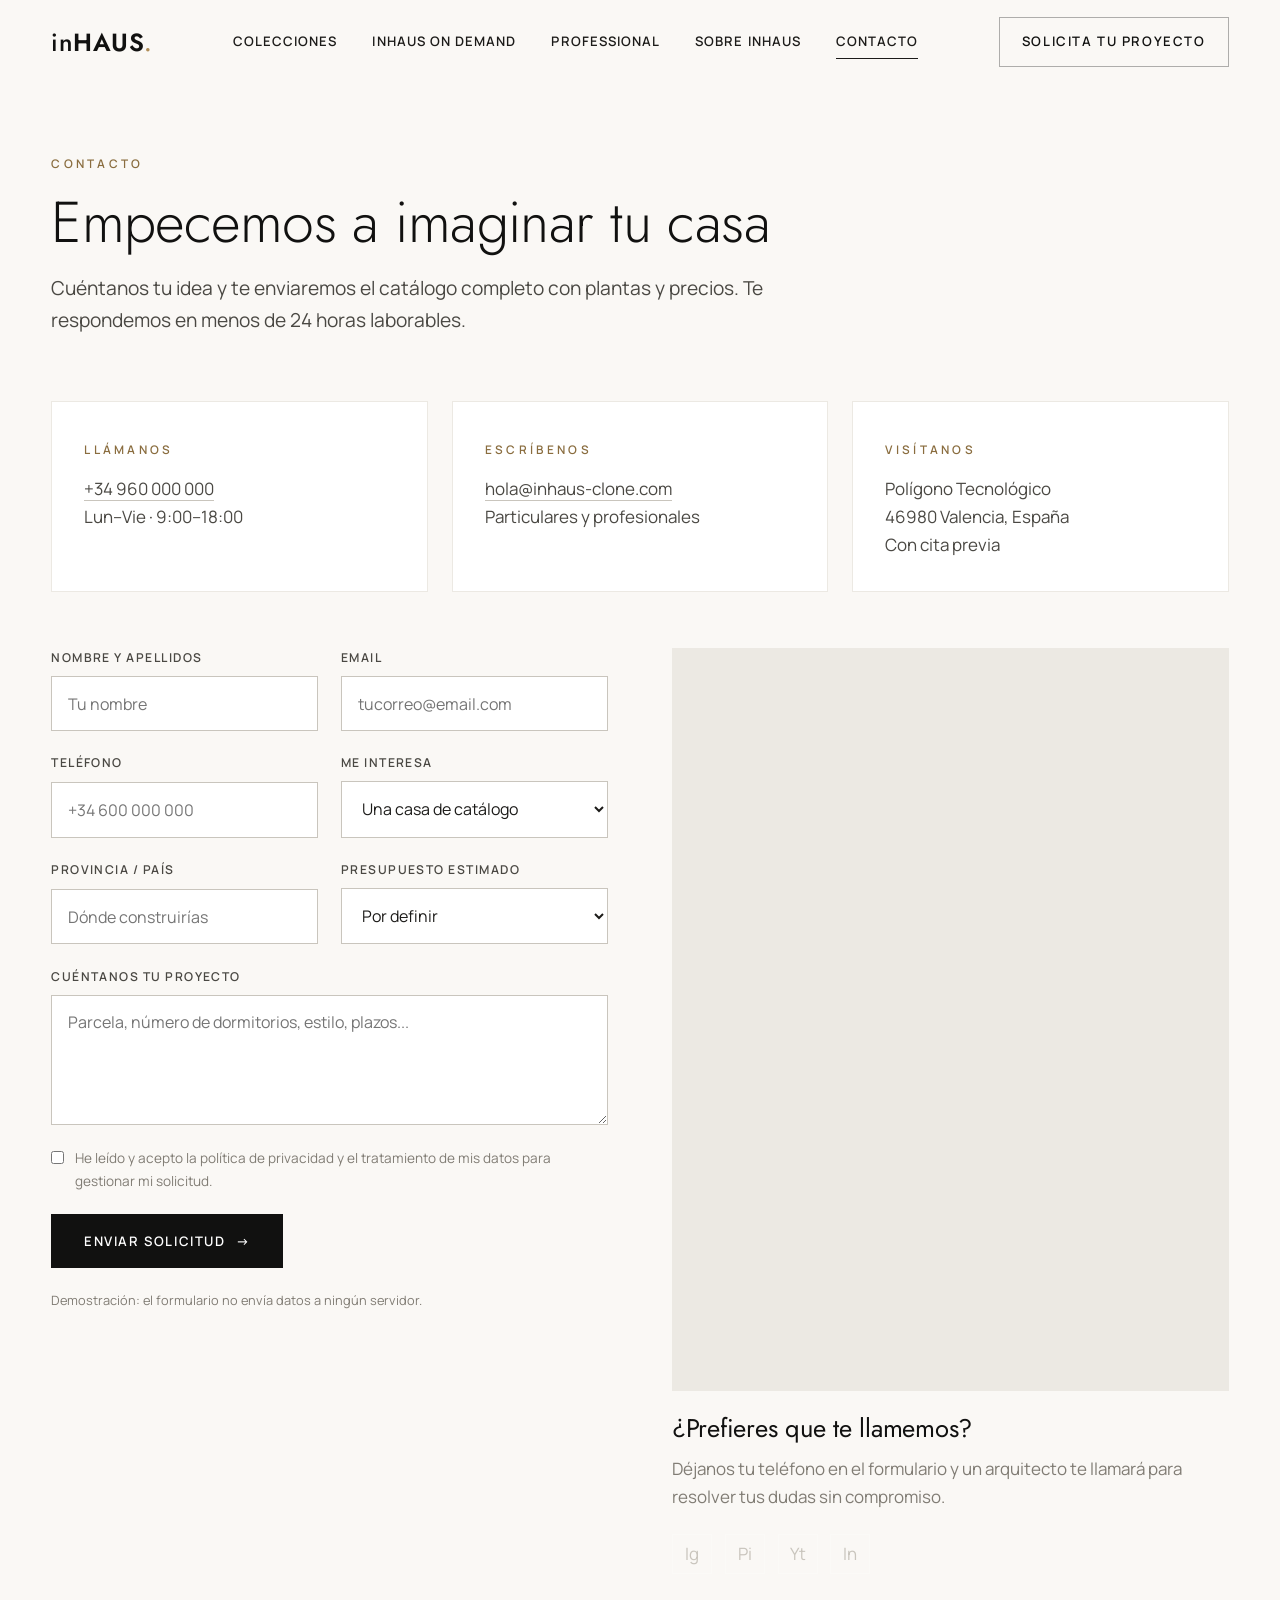
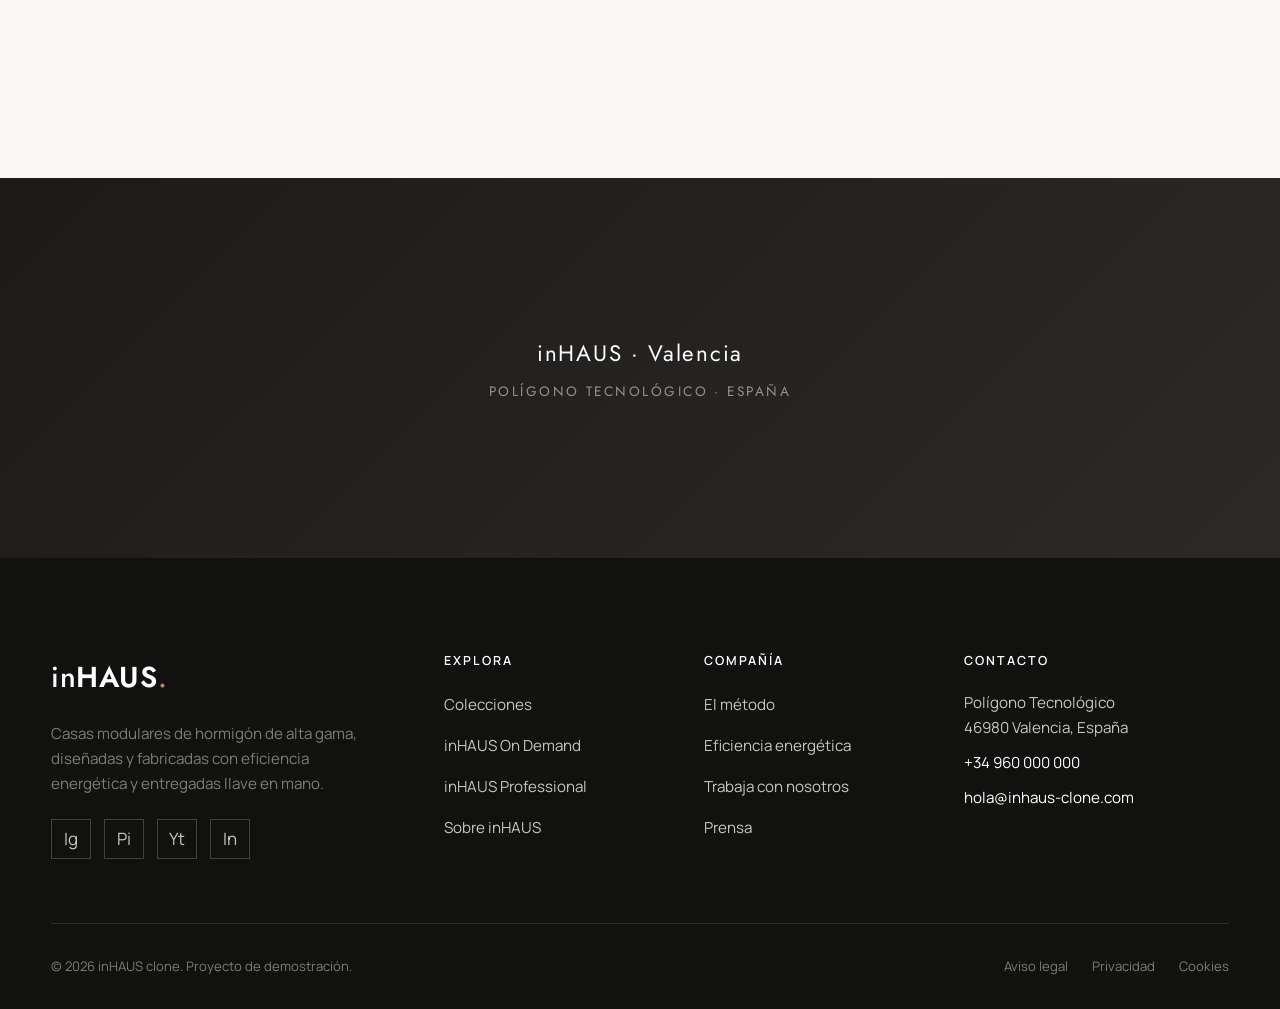
<file: contacto.html>
<!DOCTYPE html>
<html lang="es">
<head>
  <meta charset="UTF-8">
  <meta name="viewport" content="width=device-width, initial-scale=1.0">
  <title>Contacto · inHAUS — Solicita tu proyecto y catálogo</title>
  <meta name="description" content="Contacta con inHAUS. Solicita el catálogo de casas modulares, pide presupuesto o empieza tu proyecto a medida. Te respondemos en menos de 24 h.">
  <link rel="preconnect" href="https://fonts.googleapis.com">
  <link rel="preconnect" href="https://fonts.gstatic.com" crossorigin>
  <link href="https://fonts.googleapis.com/css2?family=Jost:wght@200;300;400;500;600&family=Manrope:wght@400;500;600;700&display=swap" rel="stylesheet">
  <link rel="stylesheet" href="css/styles.css">
</head>
<body>

  <header class="site-header on-light">
    <div class="container">
      <a href="index.html" class="brand">in<b>HAUS</b><span class="dot">.</span></a>
      <nav class="nav" aria-label="Principal">
        <a href="colecciones.html">Colecciones</a>
        <a href="on-demand.html">inHAUS On Demand</a>
        <a href="professional.html">Professional</a>
        <a href="nosotros.html">Sobre inHAUS</a>
        <a href="contacto.html" class="active">Contacto</a>
      </nav>
      <div class="header-cta"><a href="#form" class="btn btn--ghost-light">Solicita tu proyecto</a></div>
      <button class="burger" aria-label="Abrir menú" aria-expanded="false"><span></span><span></span><span></span></button>
    </div>
  </header>

  <div class="mobile-menu">
    <a href="colecciones.html"><span class="num">01</span>Colecciones</a>
    <a href="on-demand.html"><span class="num">02</span>inHAUS On Demand</a>
    <a href="professional.html"><span class="num">03</span>Professional</a>
    <a href="nosotros.html"><span class="num">04</span>Sobre inHAUS</a>
    <a href="contacto.html"><span class="num">05</span>Contacto</a>
  </div>

  <!-- INTRO -->
  <section class="section" style="padding-top:calc(var(--header-h) + 4rem)">
    <div class="container">
      <div class="section-head" data-reveal>
        <span class="eyebrow">Contacto</span>
        <h1 class="h1">Empecemos a imaginar tu casa</h1>
        <p class="lead">Cuéntanos tu idea y te enviaremos el catálogo completo con plantas y precios. Te respondemos en menos de 24 horas laborables.</p>
      </div>

      <div class="info-grid" style="margin-bottom:3.5rem">
        <div class="info-card" data-reveal>
          <span class="eyebrow">Llámanos</span>
          <p><a href="tel:+34960000000">+34 960 000 000</a></p>
          <p class="muted">Lun–Vie · 9:00–18:00</p>
        </div>
        <div class="info-card" data-reveal data-delay="1">
          <span class="eyebrow">Escríbenos</span>
          <p><a href="mailto:hola@inhaus-clone.com">hola@inhaus-clone.com</a></p>
          <p class="muted">Particulares y profesionales</p>
        </div>
        <div class="info-card" data-reveal data-delay="2">
          <span class="eyebrow">Visítanos</span>
          <p>Polígono Tecnológico<br>46980 Valencia, España</p>
          <p class="muted">Con cita previa</p>
        </div>
      </div>

      <!-- FORM -->
      <div class="split" id="form" style="align-items:start">
        <div>
          <form class="form" data-demo novalidate>
            <div class="form-success" role="status">¡Gracias! Hemos recibido tu solicitud. Te contactaremos muy pronto con el catálogo y los siguientes pasos.</div>
            <div class="row">
              <div class="field">
                <label for="nombre">Nombre y apellidos</label>
                <input id="nombre" name="nombre" type="text" required placeholder="Tu nombre">
              </div>
              <div class="field">
                <label for="email">Email</label>
                <input id="email" name="email" type="email" required placeholder="tucorreo@email.com">
              </div>
            </div>
            <div class="row">
              <div class="field">
                <label for="tel">Teléfono</label>
                <input id="tel" name="tel" type="tel" placeholder="+34 600 000 000">
              </div>
              <div class="field">
                <label for="interes">Me interesa</label>
                <select id="interes" name="interes">
                  <option>Una casa de catálogo</option>
                  <option>Un proyecto On Demand</option>
                  <option>inHAUS Professional (B2B)</option>
                  <option>Solo recibir el catálogo</option>
                </select>
              </div>
            </div>
            <div class="row">
              <div class="field">
                <label for="provincia">Provincia / país</label>
                <input id="provincia" name="provincia" type="text" placeholder="Dónde construirías">
              </div>
              <div class="field">
                <label for="presupuesto">Presupuesto estimado</label>
                <select id="presupuesto" name="presupuesto">
                  <option>Por definir</option>
                  <option>150.000 – 250.000 €</option>
                  <option>250.000 – 400.000 €</option>
                  <option>400.000 – 700.000 €</option>
                  <option>Más de 700.000 €</option>
                </select>
              </div>
            </div>
            <div class="field">
              <label for="mensaje">Cuéntanos tu proyecto</label>
              <textarea id="mensaje" name="mensaje" placeholder="Parcela, número de dormitorios, estilo, plazos..."></textarea>
            </div>
            <label class="checkbox">
              <input type="checkbox" required>
              <span>He leído y acepto la política de privacidad y el tratamiento de mis datos para gestionar mi solicitud.</span>
            </label>
            <div>
              <button type="submit" class="btn">Enviar solicitud <span class="arrow">→</span></button>
            </div>
            <p class="form-note">Demostración: el formulario no envía datos a ningún servidor.</p>
          </form>
        </div>

        <div data-reveal data-delay="1">
          <div class="split__media" style="aspect-ratio:3/4;background-image:url('https://images.unsplash.com/photo-1600585154340-be6161a56a0c?auto=format&fit=crop&w=1000&q=80')"></div>
          <div style="margin-top:1.5rem">
            <h3 class="h3" style="margin-bottom:.8rem">¿Prefieres que te llamemos?</h3>
            <p class="muted" style="margin-bottom:1.2rem">Déjanos tu teléfono en el formulario y un arquitecto te llamará para resolver tus dudas sin compromiso.</p>
            <div class="socials">
              <a href="#" aria-label="Instagram">Ig</a>
              <a href="#" aria-label="Pinterest">Pi</a>
              <a href="#" aria-label="YouTube">Yt</a>
              <a href="#" aria-label="LinkedIn">In</a>
            </div>
          </div>
        </div>
      </div>
    </div>
  </section>

  <!-- MAP STRIP -->
  <section class="section--tight" style="padding-bottom:0">
    <div style="height:380px;background:linear-gradient(135deg,#1c1b19,#2b2a28);position:relative;display:grid;place-items:center;color:rgba(255,255,255,.5);font-family:var(--font-head);letter-spacing:.1em">
      <div style="text-align:center">
        <div style="font-size:1.4rem;color:#fff;margin-bottom:.5rem">inHAUS · Valencia</div>
        <div style="font-size:.85rem;letter-spacing:.18em;text-transform:uppercase">Polígono Tecnológico · España</div>
      </div>
    </div>
  </section>

  <footer class="site-footer">
    <div class="container">
      <div class="footer-top">
        <div class="footer-brand">
          <a href="index.html" class="brand">in<b>HAUS</b><span class="dot">.</span></a>
          <p>Casas modulares de hormigón de alta gama, diseñadas y fabricadas con eficiencia energética y entregadas llave en mano.</p>
          <div class="socials"><a href="#">Ig</a><a href="#">Pi</a><a href="#">Yt</a><a href="#">In</a></div>
        </div>
        <div class="footer-col"><h5>Explora</h5><ul><li><a href="colecciones.html">Colecciones</a></li><li><a href="on-demand.html">inHAUS On Demand</a></li><li><a href="professional.html">inHAUS Professional</a></li><li><a href="nosotros.html">Sobre inHAUS</a></li></ul></div>
        <div class="footer-col"><h5>Compañía</h5><ul><li><a href="nosotros.html">El método</a></li><li><a href="nosotros.html">Eficiencia energética</a></li><li><a href="contacto.html">Trabaja con nosotros</a></li><li><a href="contacto.html">Prensa</a></li></ul></div>
        <div class="footer-col footer-contact"><h5>Contacto</h5><p>Polígono Tecnológico<br>46980 Valencia, España</p><p><a href="tel:+34960000000">+34 960 000 000</a></p><p><a href="mailto:hola@inhaus-clone.com">hola@inhaus-clone.com</a></p></div>
      </div>
      <div class="footer-bottom">
        <span>© <span data-year>2026</span> inHAUS clone. Proyecto de demostración.</span>
        <div class="legal"><a href="#">Aviso legal</a><a href="#">Privacidad</a><a href="#">Cookies</a></div>
      </div>
    </div>
  </footer>

  <script src="js/main.js"></script>
</body>
</html>
</file>
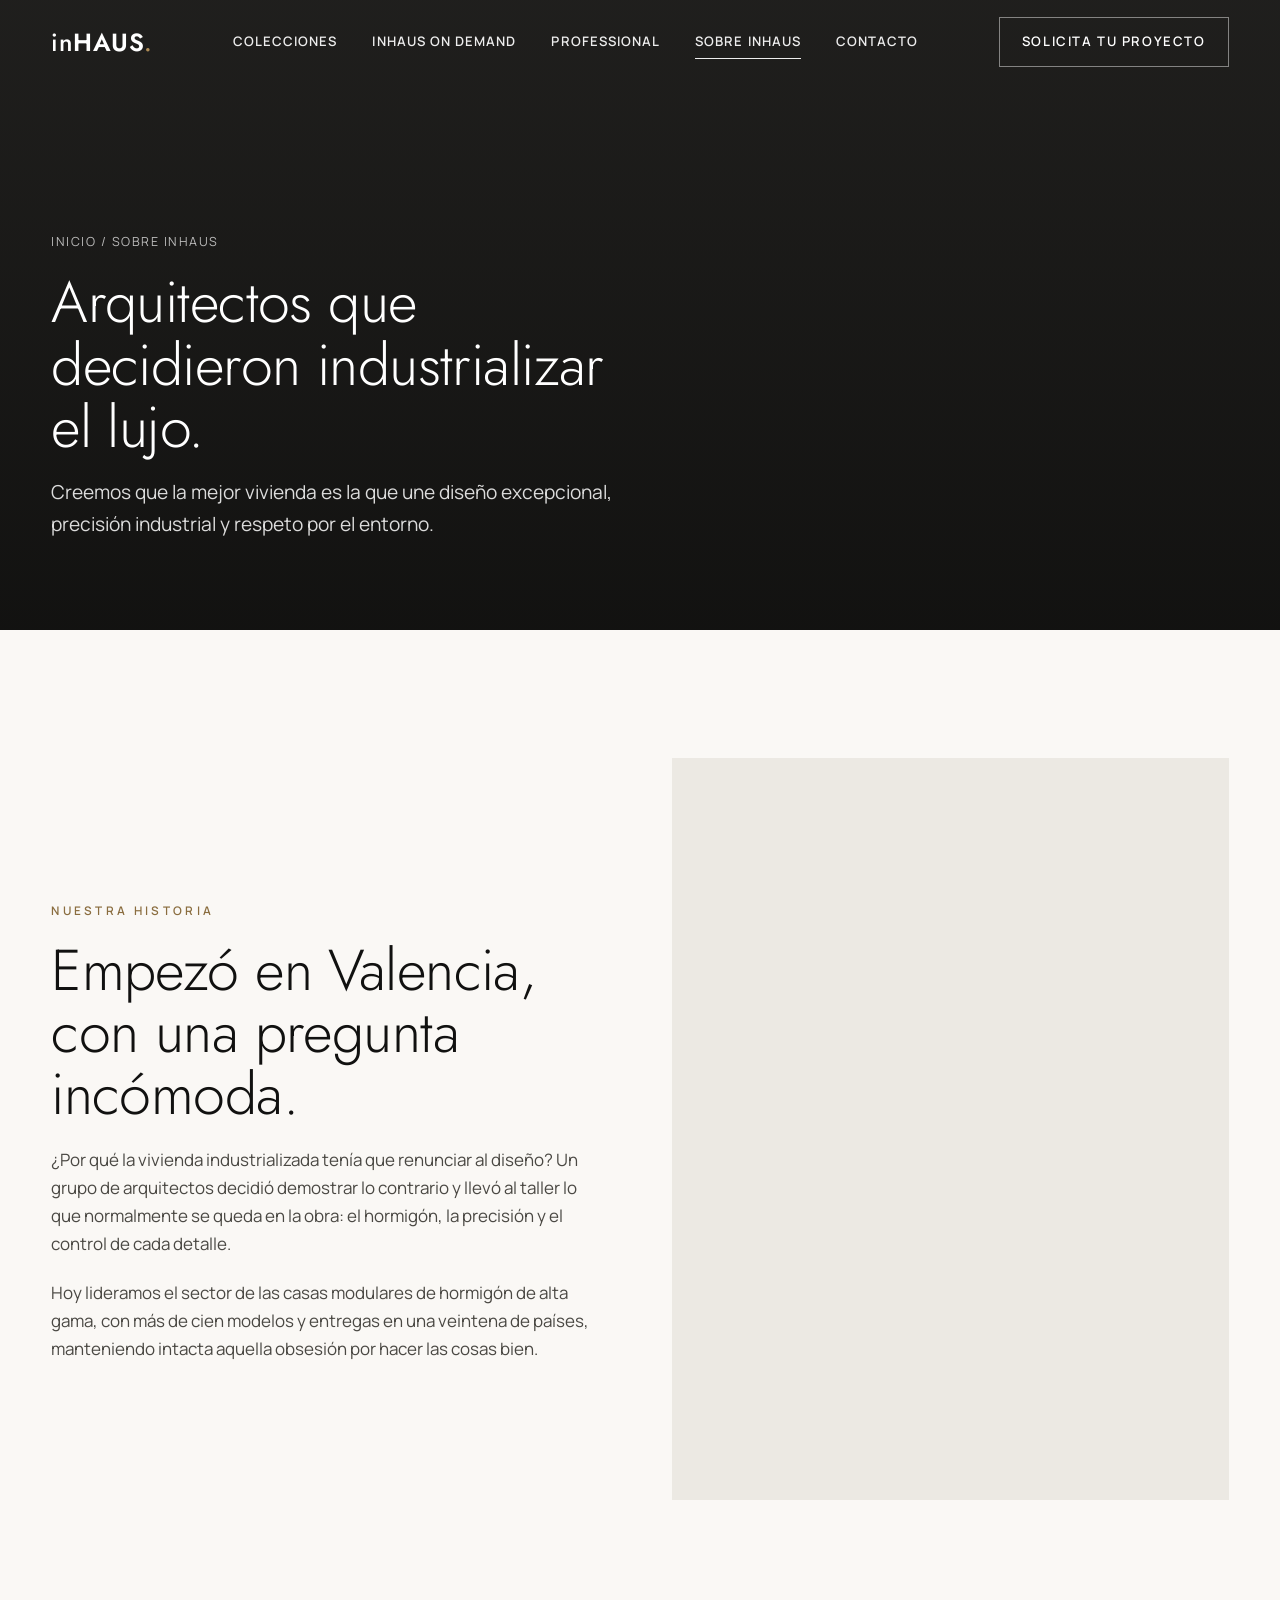
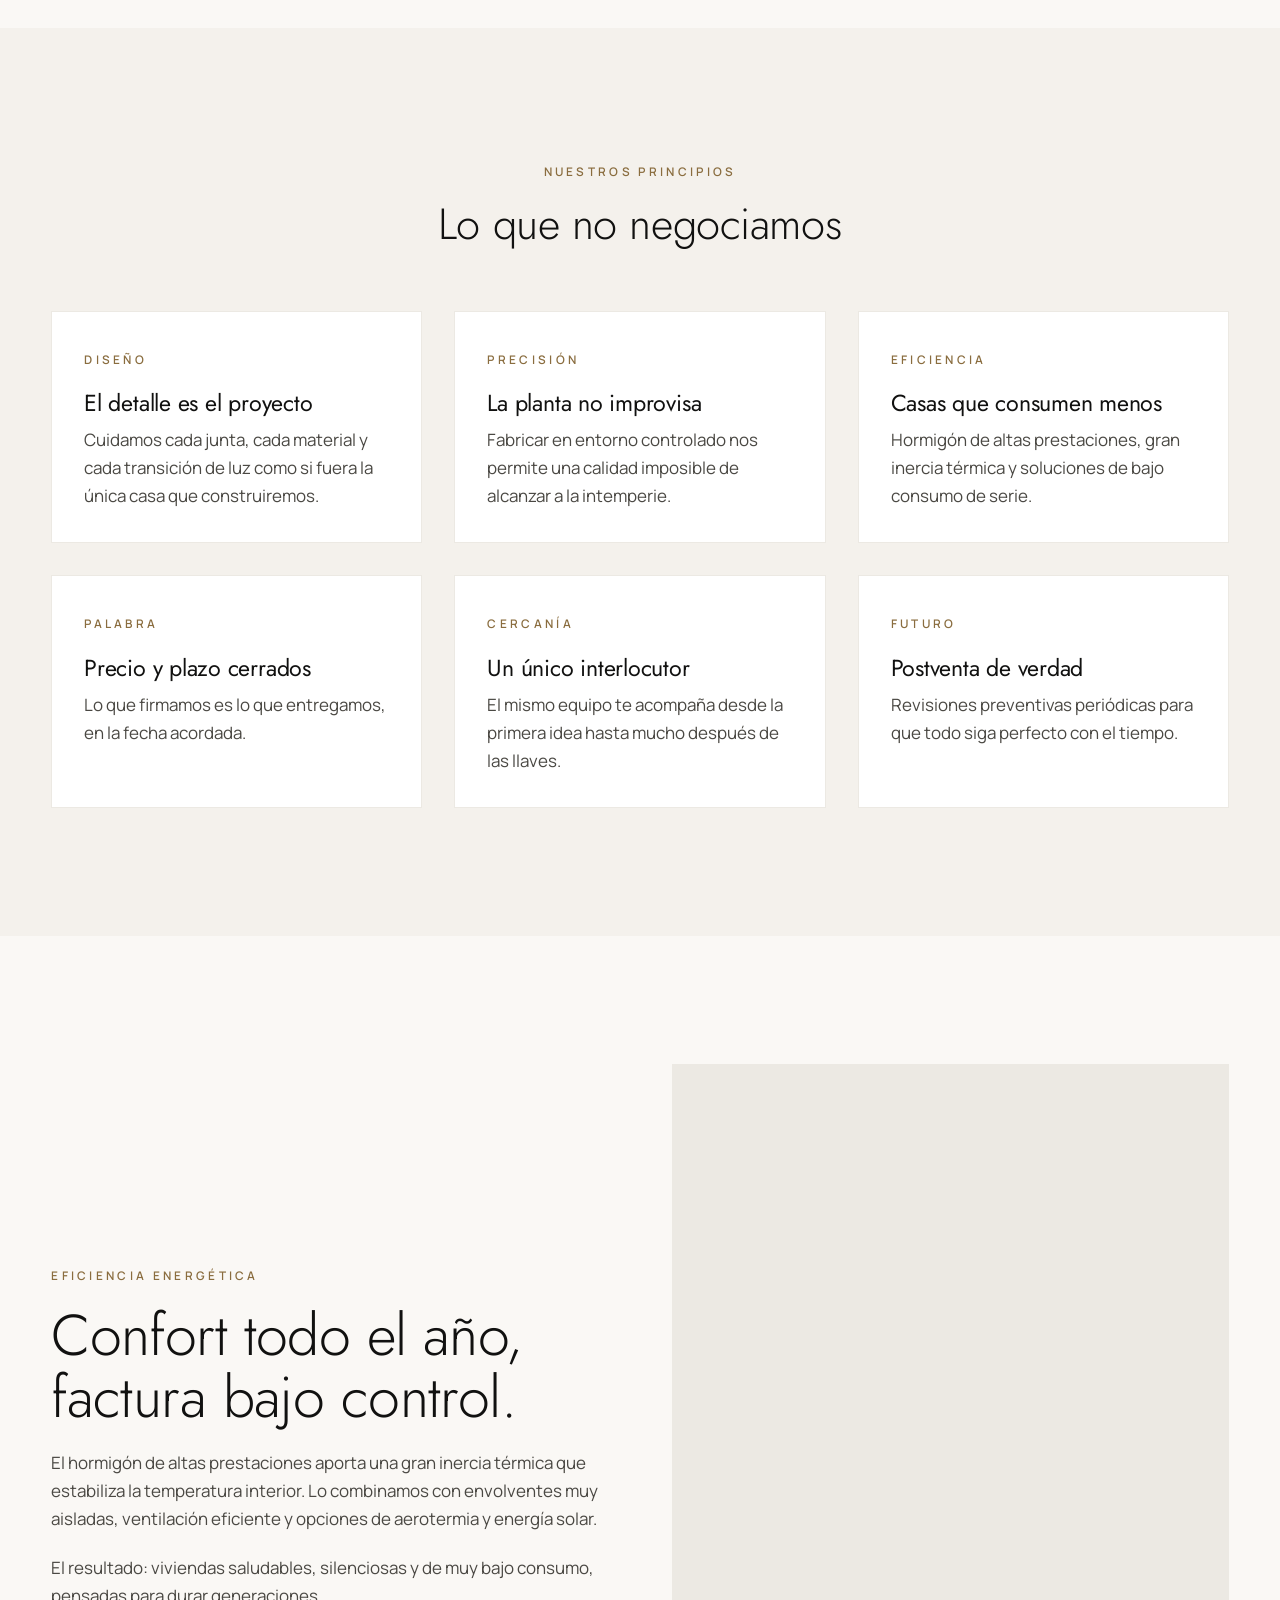
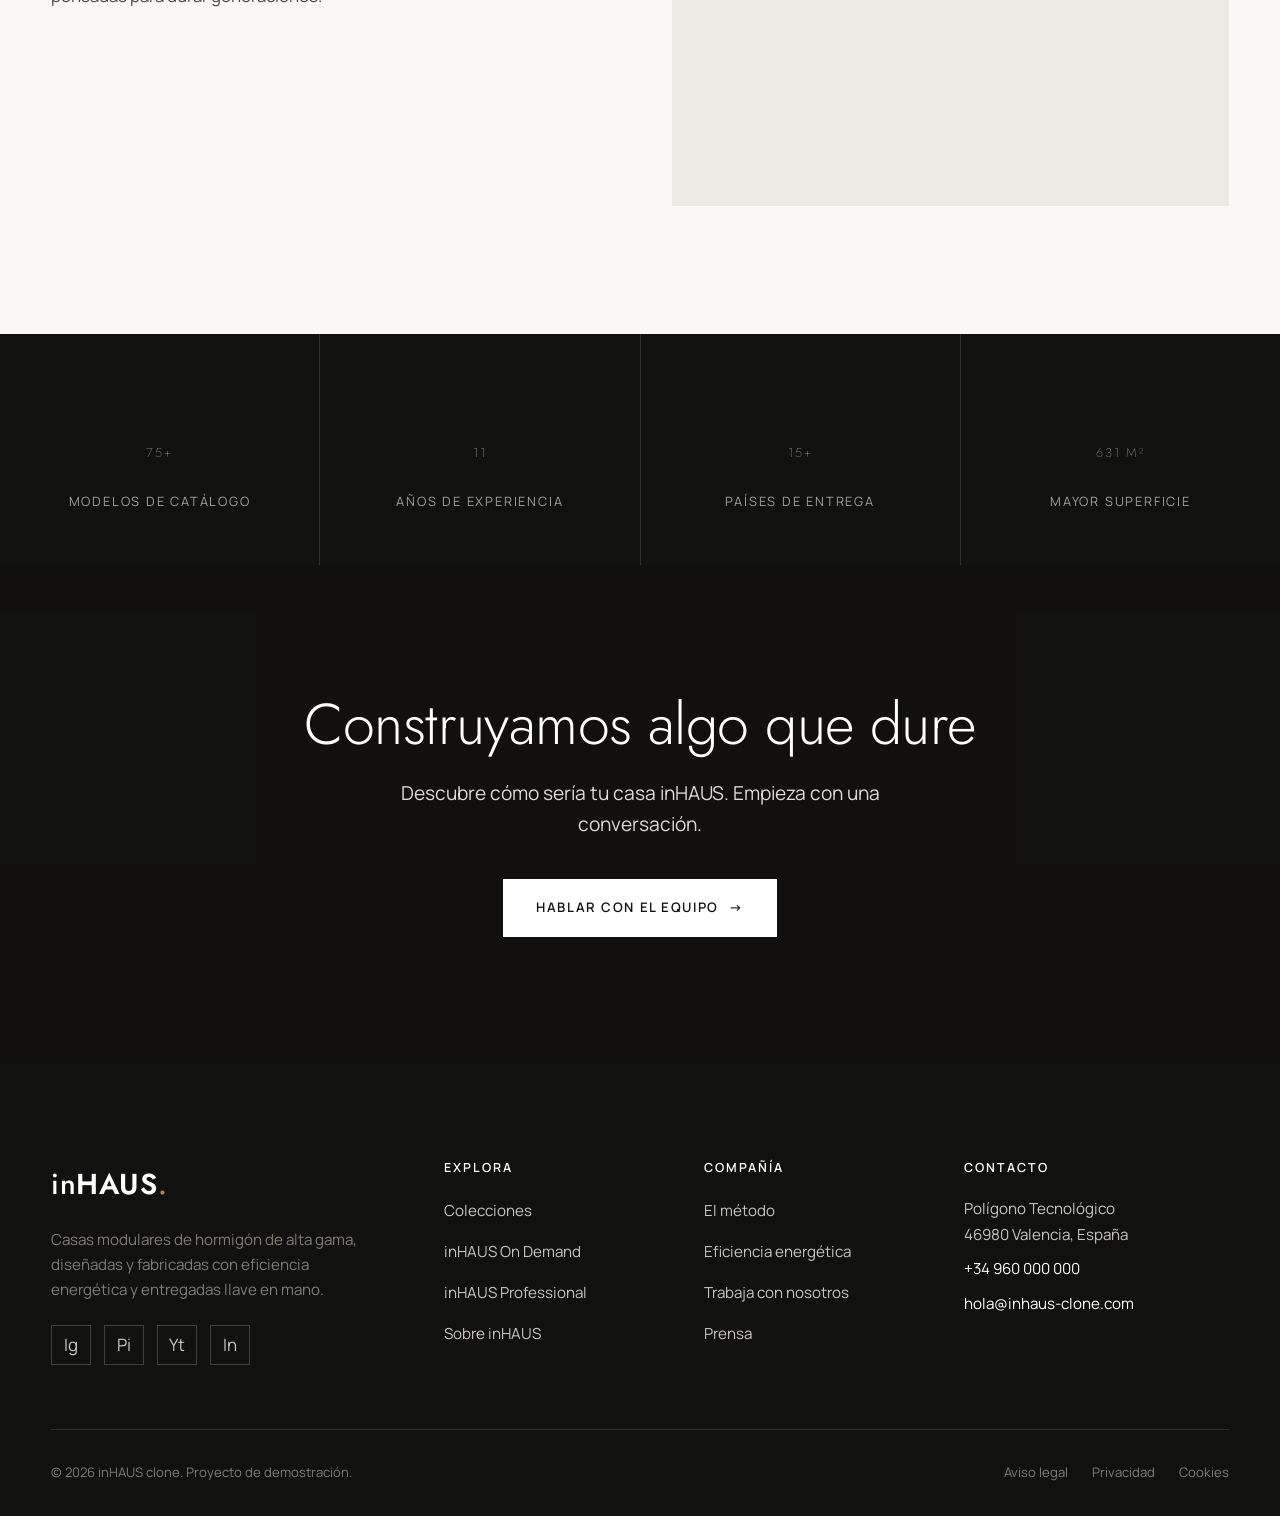
<file: nosotros.html>
<!DOCTYPE html>
<html lang="es">
<head>
  <meta charset="UTF-8">
  <meta name="viewport" content="width=device-width, initial-scale=1.0">
  <title>Sobre inHAUS · Arquitectos de la vivienda industrializada</title>
  <meta name="description" content="Conoce inHAUS: arquitectos especializados en casas modulares de hormigón de alta gama y eficiencia energética, fabricadas en planta y entregadas llave en mano.">
  <link rel="preconnect" href="https://fonts.googleapis.com">
  <link rel="preconnect" href="https://fonts.gstatic.com" crossorigin>
  <link href="https://fonts.googleapis.com/css2?family=Jost:wght@200;300;400;500;600&family=Manrope:wght@400;500;600;700&display=swap" rel="stylesheet">
  <link rel="stylesheet" href="css/styles.css">
</head>
<body>

  <header class="site-header">
    <div class="container">
      <a href="index.html" class="brand">in<b>HAUS</b><span class="dot">.</span></a>
      <nav class="nav" aria-label="Principal">
        <a href="colecciones.html">Colecciones</a>
        <a href="on-demand.html">inHAUS On Demand</a>
        <a href="professional.html">Professional</a>
        <a href="nosotros.html" class="active">Sobre inHAUS</a>
        <a href="contacto.html">Contacto</a>
      </nav>
      <div class="header-cta"><a href="contacto.html" class="btn btn--ghost-light">Solicita tu proyecto</a></div>
      <button class="burger" aria-label="Abrir menú" aria-expanded="false"><span></span><span></span><span></span></button>
    </div>
  </header>

  <div class="mobile-menu">
    <a href="colecciones.html"><span class="num">01</span>Colecciones</a>
    <a href="on-demand.html"><span class="num">02</span>inHAUS On Demand</a>
    <a href="professional.html"><span class="num">03</span>Professional</a>
    <a href="nosotros.html"><span class="num">04</span>Sobre inHAUS</a>
    <a href="contacto.html"><span class="num">05</span>Contacto</a>
  </div>

  <section class="page-hero">
    <div class="page-hero__media" style="background-image:url('https://images.unsplash.com/photo-1497366216548-37526070297c?auto=format&fit=crop&w=1920&q=80')"></div>
    <div class="page-hero__inner">
      <div class="container">
        <p class="breadcrumb" data-reveal><a href="index.html">Inicio</a> / Sobre inHAUS</p>
        <h1 class="h1" data-reveal data-delay="1">Arquitectos que decidieron industrializar el lujo.</h1>
        <p class="lead" data-reveal data-delay="2">Creemos que la mejor vivienda es la que une diseño excepcional, precisión industrial y respeto por el entorno.</p>
      </div>
    </div>
  </section>

  <!-- STORY -->
  <section class="section">
    <div class="container">
      <div class="split">
        <div class="split__body">
          <span class="eyebrow" data-reveal>Nuestra historia</span>
          <h2 class="h1" data-reveal data-delay="1">Empezó en Valencia, con una pregunta incómoda.</h2>
          <p data-reveal data-delay="2">¿Por qué la vivienda industrializada tenía que renunciar al diseño? Un grupo de arquitectos decidió demostrar lo contrario y llevó al taller lo que normalmente se queda en la obra: el hormigón, la precisión y el control de cada detalle.</p>
          <p data-reveal data-delay="2">Hoy lideramos el sector de las casas modulares de hormigón de alta gama, con más de cien modelos y entregas en una veintena de países, manteniendo intacta aquella obsesión por hacer las cosas bien.</p>
        </div>
        <div class="split__media tall" data-reveal data-delay="2" style="background-image:url('https://images.unsplash.com/photo-1487958449943-2429e8be8625?auto=format&fit=crop&w=1200&q=80')"></div>
      </div>
    </div>
  </section>

  <!-- VALUES -->
  <section class="section bg-sand">
    <div class="container">
      <div class="section-head center" data-reveal>
        <span class="eyebrow">Nuestros principios</span>
        <h2 class="h2">Lo que no negociamos</h2>
      </div>
      <div class="grid cols-3">
        <div class="info-card" data-reveal><span class="eyebrow">Diseño</span><h3 class="card__title">El detalle es el proyecto</h3><p>Cuidamos cada junta, cada material y cada transición de luz como si fuera la única casa que construiremos.</p></div>
        <div class="info-card" data-reveal data-delay="1"><span class="eyebrow">Precisión</span><h3 class="card__title">La planta no improvisa</h3><p>Fabricar en entorno controlado nos permite una calidad imposible de alcanzar a la intemperie.</p></div>
        <div class="info-card" data-reveal data-delay="2"><span class="eyebrow">Eficiencia</span><h3 class="card__title">Casas que consumen menos</h3><p>Hormigón de altas prestaciones, gran inercia térmica y soluciones de bajo consumo de serie.</p></div>
        <div class="info-card" data-reveal><span class="eyebrow">Palabra</span><h3 class="card__title">Precio y plazo cerrados</h3><p>Lo que firmamos es lo que entregamos, en la fecha acordada.</p></div>
        <div class="info-card" data-reveal data-delay="1"><span class="eyebrow">Cercanía</span><h3 class="card__title">Un único interlocutor</h3><p>El mismo equipo te acompaña desde la primera idea hasta mucho después de las llaves.</p></div>
        <div class="info-card" data-reveal data-delay="2"><span class="eyebrow">Futuro</span><h3 class="card__title">Postventa de verdad</h3><p>Revisiones preventivas periódicas para que todo siga perfecto con el tiempo.</p></div>
      </div>
    </div>
  </section>

  <!-- EFFICIENCY SPLIT -->
  <section class="section">
    <div class="container">
      <div class="split split--reverse">
        <div class="split__media tall" data-reveal style="background-image:url('https://images.unsplash.com/photo-1518780664697-55e3ad937233?auto=format&fit=crop&w=1200&q=80')"></div>
        <div class="split__body">
          <span class="eyebrow" data-reveal>Eficiencia energética</span>
          <h2 class="h1" data-reveal data-delay="1">Confort todo el año, factura bajo control.</h2>
          <p data-reveal data-delay="2">El hormigón de altas prestaciones aporta una gran inercia térmica que estabiliza la temperatura interior. Lo combinamos con envolventes muy aisladas, ventilación eficiente y opciones de aerotermia y energía solar.</p>
          <p data-reveal data-delay="2">El resultado: viviendas saludables, silenciosas y de muy bajo consumo, pensadas para durar generaciones.</p>
        </div>
      </div>
    </div>
  </section>

  <!-- STATS -->
  <section class="bg-dark">
    <div class="stats-band">
      <div class="stat"><strong><span data-count="100" data-suffix="+">0</span></strong><span>Modelos de catálogo</span></div>
      <div class="stat"><strong><span data-count="15" data-suffix="">0</span></strong><span>Años de experiencia</span></div>
      <div class="stat"><strong><span data-count="20" data-suffix="+">0</span></strong><span>Países de entrega</span></div>
      <div class="stat"><strong><span data-count="840" data-suffix=" m²">0</span></strong><span>Mayor superficie</span></div>
    </div>
  </section>

  <!-- CTA -->
  <section class="section cta" style="background-image:url('https://images.unsplash.com/photo-1600585154340-be6161a56a0c?auto=format&fit=crop&w=1920&q=80')">
    <div class="container">
      <h2 class="h1" data-reveal>Construyamos algo que dure</h2>
      <p class="lead" data-reveal data-delay="1">Descubre cómo sería tu casa inHAUS. Empieza con una conversación.</p>
      <div class="actions" data-reveal data-delay="2"><a href="contacto.html" class="btn btn--light">Hablar con el equipo <span class="arrow">→</span></a></div>
    </div>
  </section>

  <footer class="site-footer">
    <div class="container">
      <div class="footer-top">
        <div class="footer-brand">
          <a href="index.html" class="brand">in<b>HAUS</b><span class="dot">.</span></a>
          <p>Casas modulares de hormigón de alta gama, diseñadas y fabricadas con eficiencia energética y entregadas llave en mano.</p>
          <div class="socials"><a href="#">Ig</a><a href="#">Pi</a><a href="#">Yt</a><a href="#">In</a></div>
        </div>
        <div class="footer-col"><h5>Explora</h5><ul><li><a href="colecciones.html">Colecciones</a></li><li><a href="on-demand.html">inHAUS On Demand</a></li><li><a href="professional.html">inHAUS Professional</a></li><li><a href="nosotros.html">Sobre inHAUS</a></li></ul></div>
        <div class="footer-col"><h5>Compañía</h5><ul><li><a href="nosotros.html">El método</a></li><li><a href="nosotros.html">Eficiencia energética</a></li><li><a href="contacto.html">Trabaja con nosotros</a></li><li><a href="contacto.html">Prensa</a></li></ul></div>
        <div class="footer-col footer-contact"><h5>Contacto</h5><p>Polígono Tecnológico<br>46980 Valencia, España</p><p><a href="tel:+34960000000">+34 960 000 000</a></p><p><a href="mailto:hola@inhaus-clone.com">hola@inhaus-clone.com</a></p></div>
      </div>
      <div class="footer-bottom">
        <span>© <span data-year>2026</span> inHAUS clone. Proyecto de demostración.</span>
        <div class="legal"><a href="#">Aviso legal</a><a href="#">Privacidad</a><a href="#">Cookies</a></div>
      </div>
    </div>
  </footer>

  <script src="js/main.js"></script>
</body>
</html>
</file>
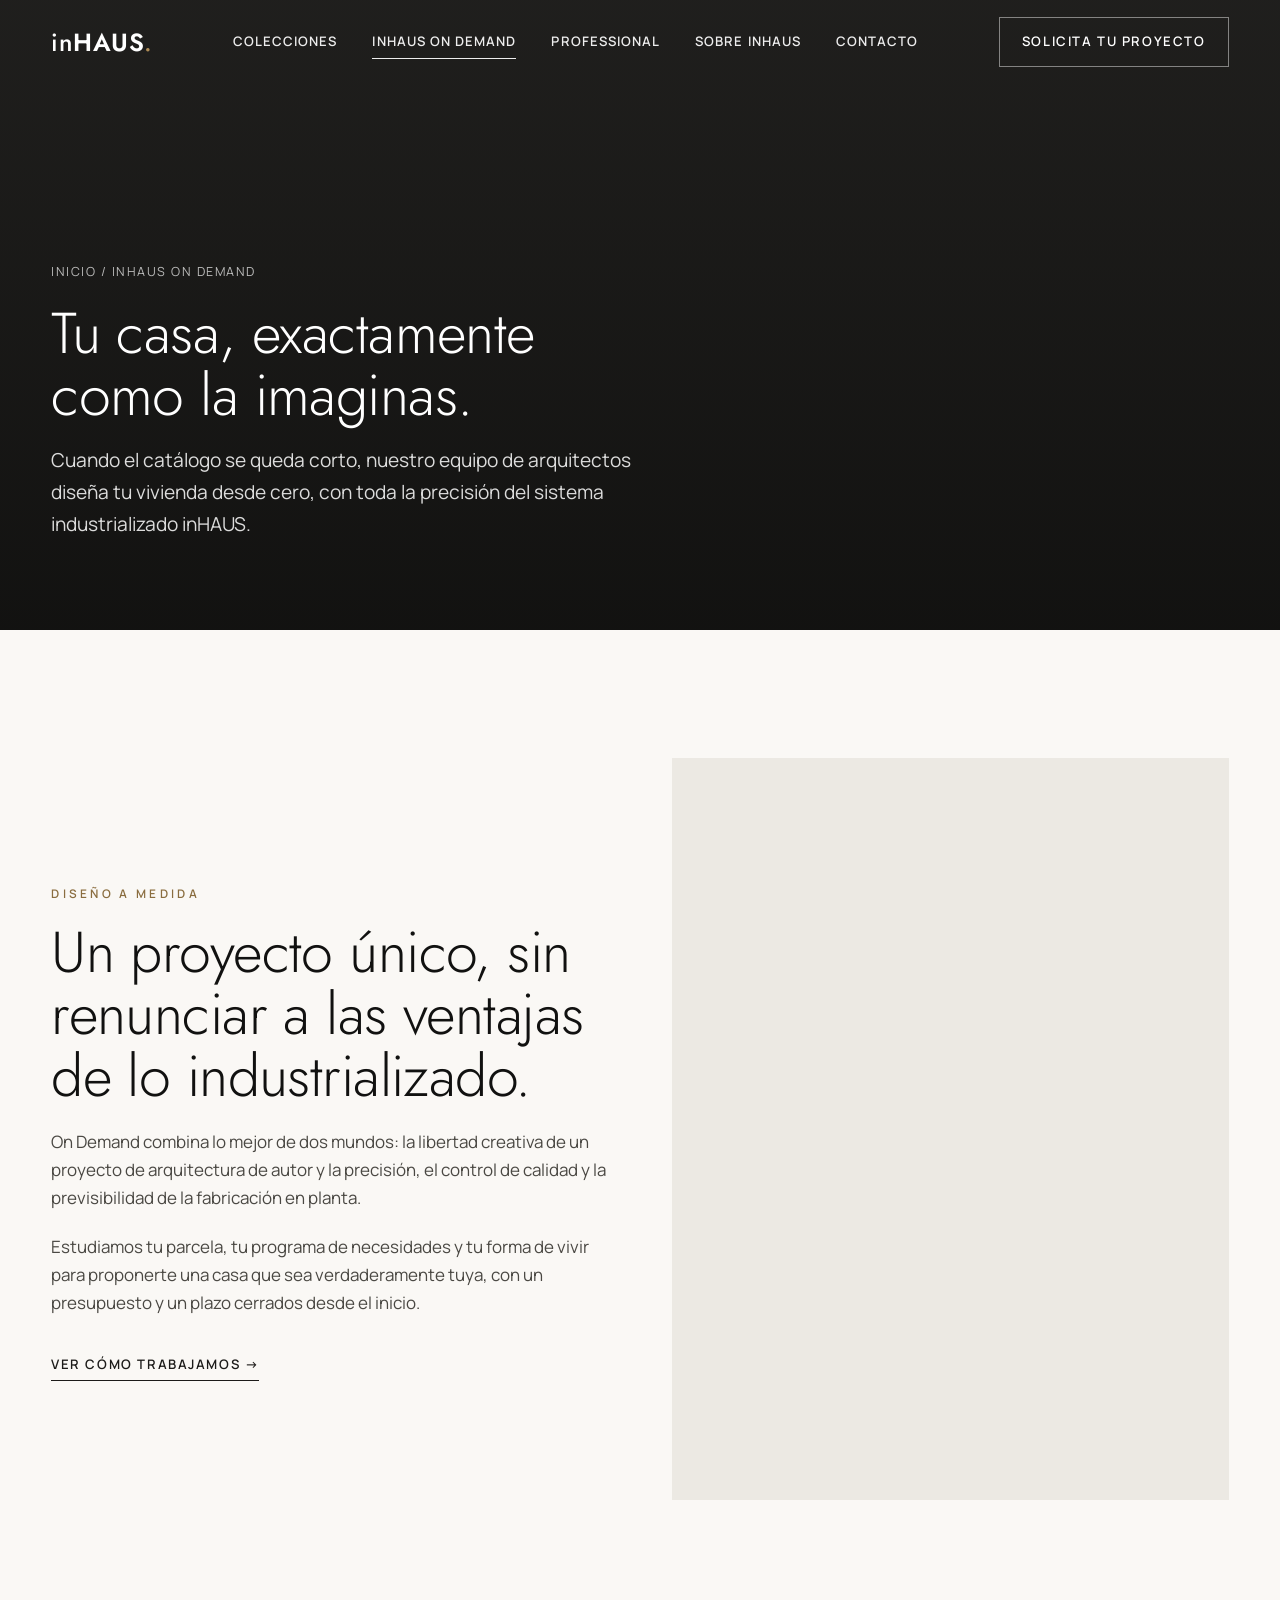
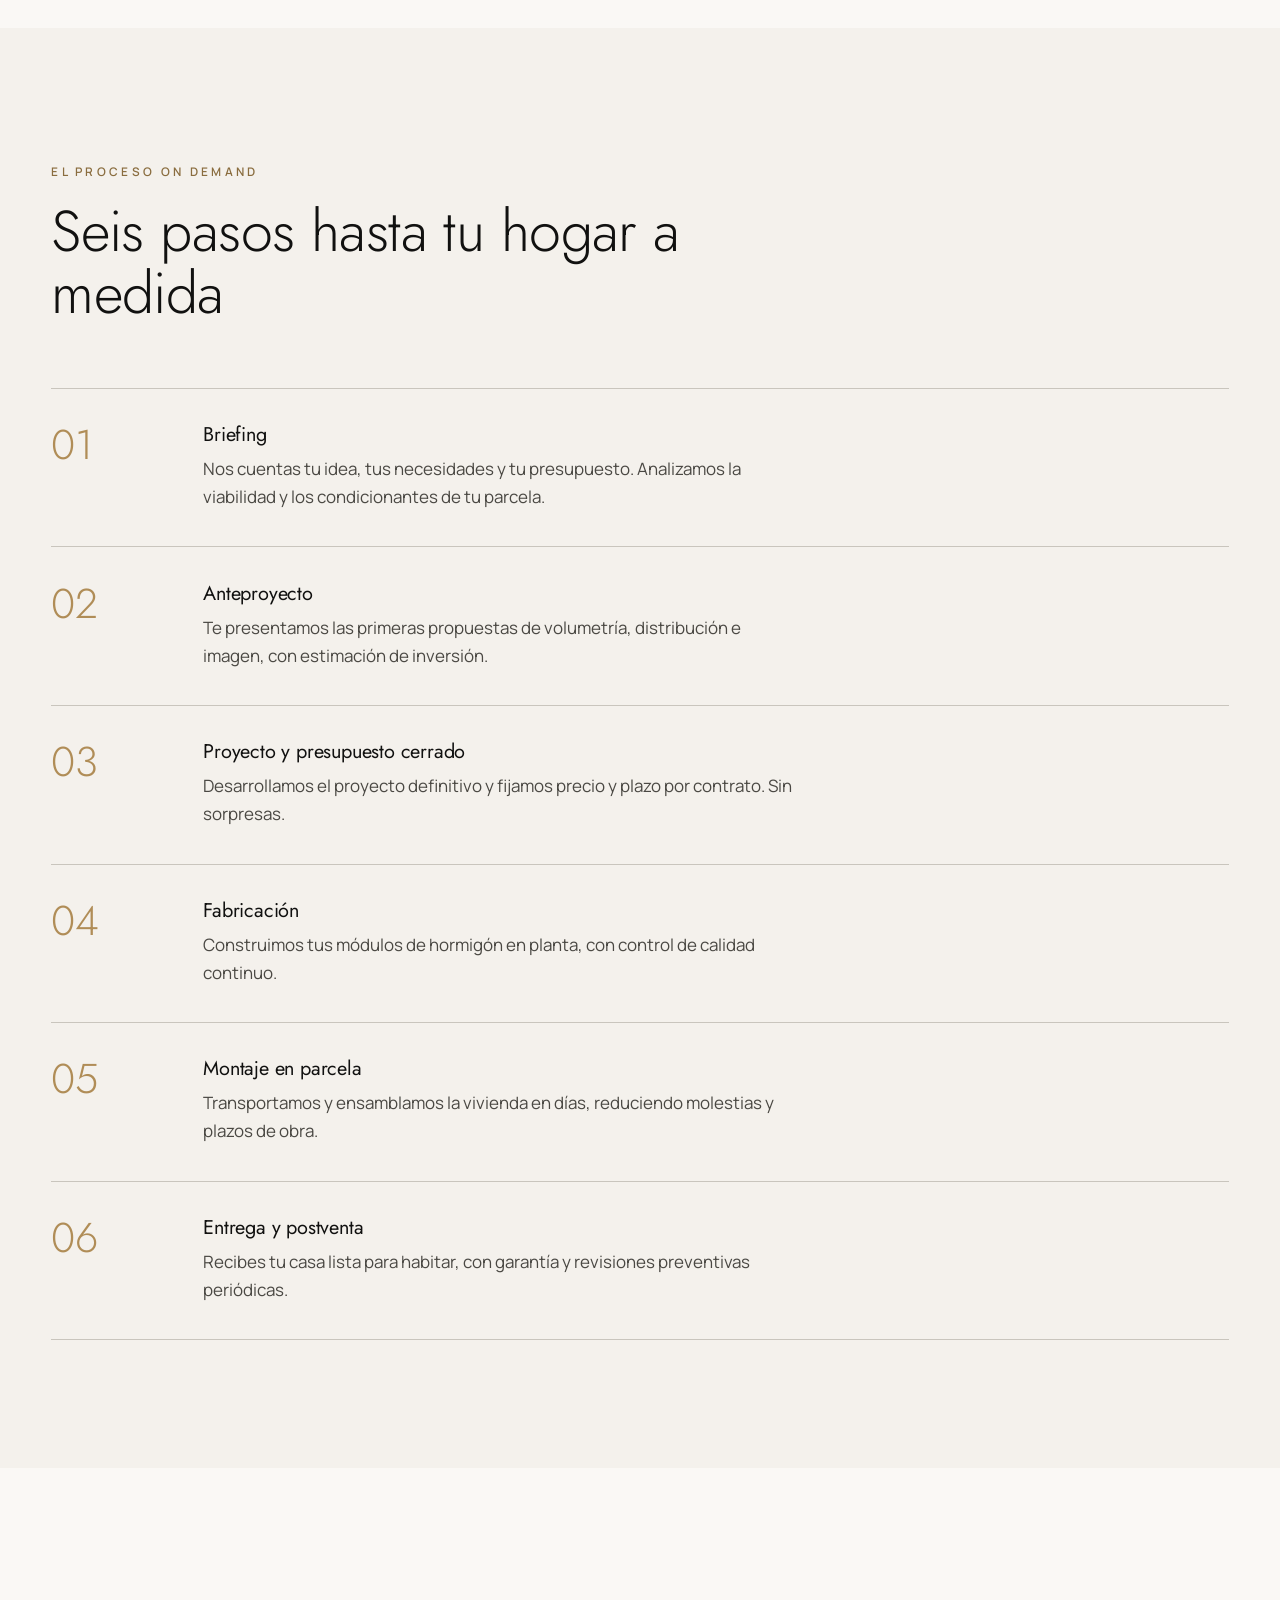
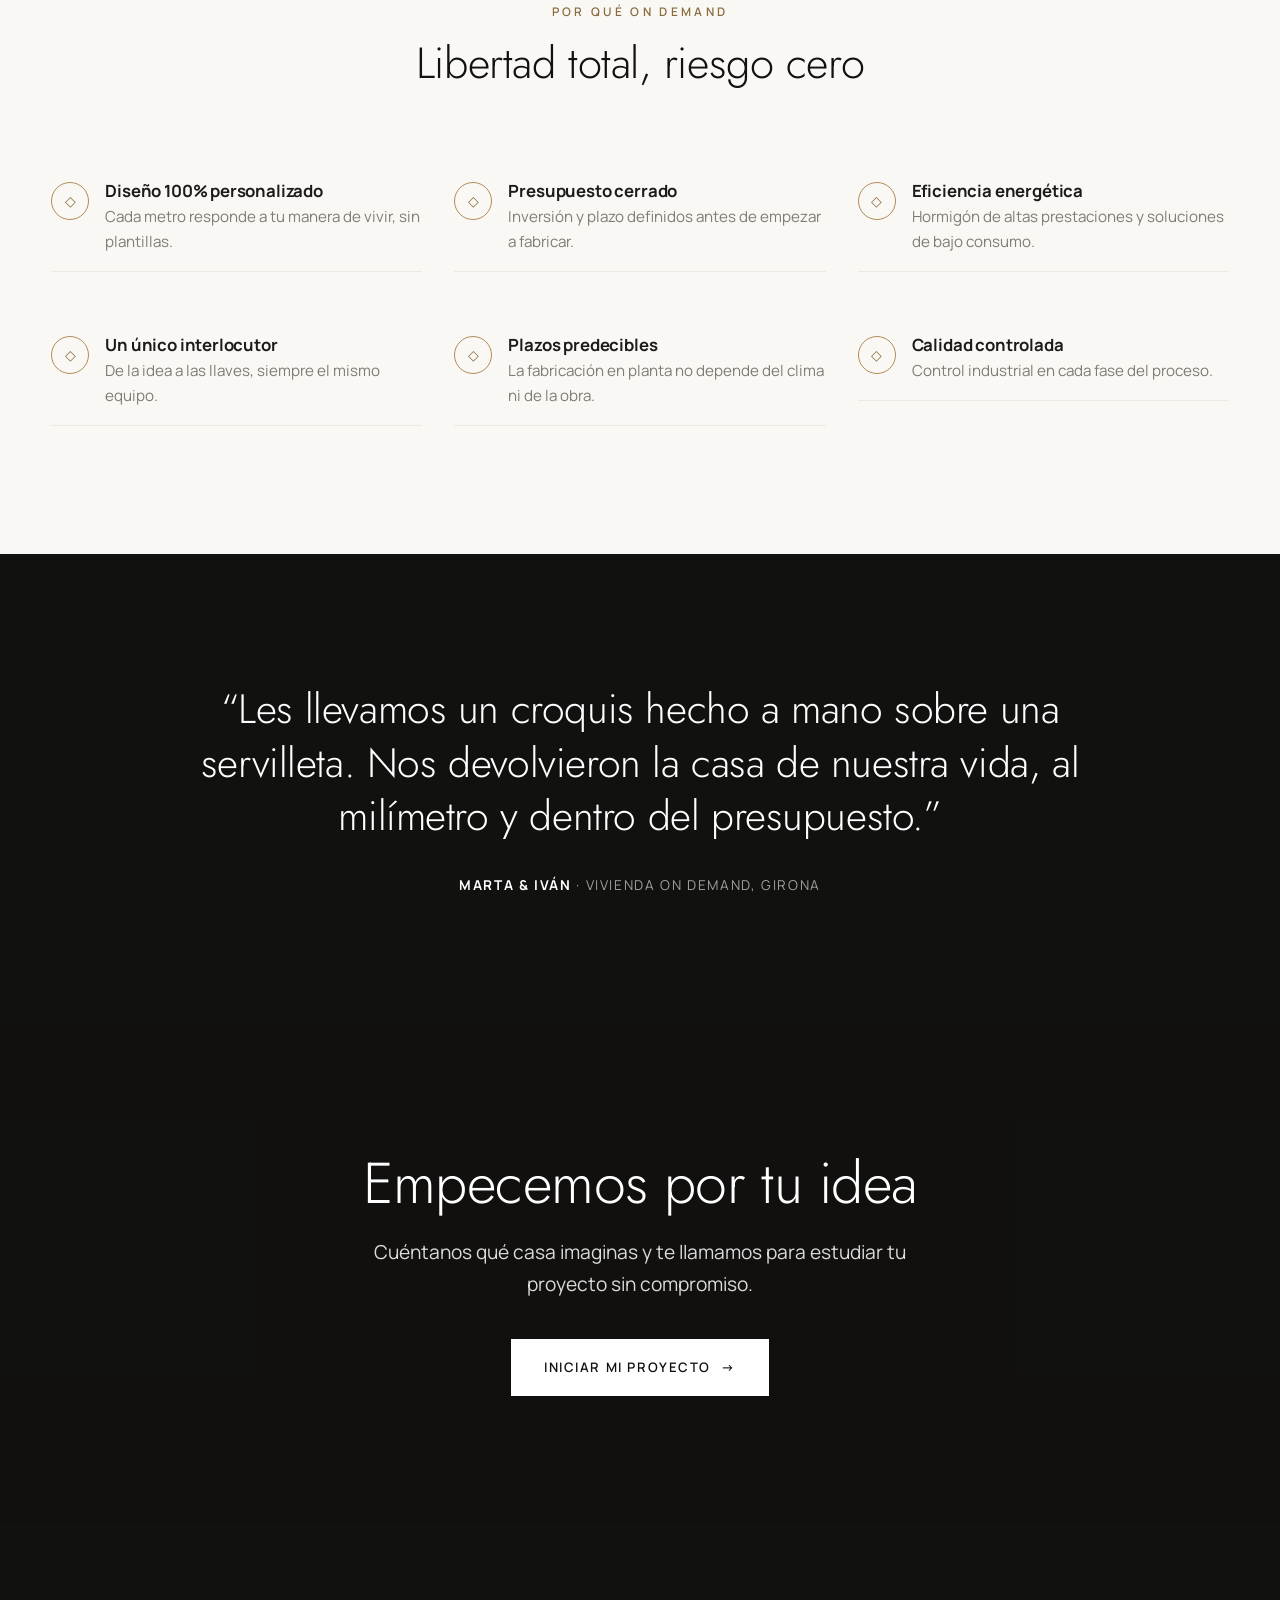
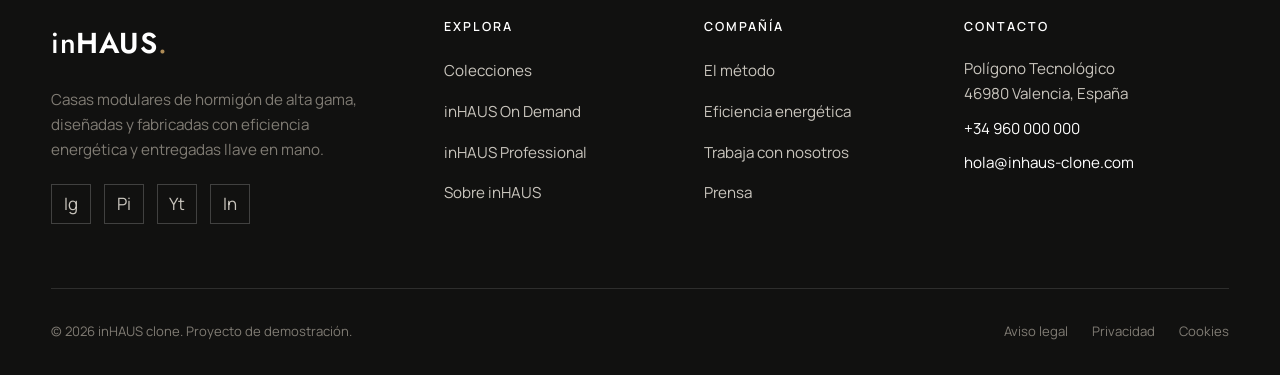
<file: on-demand.html>
<!DOCTYPE html>
<html lang="es">
<head>
  <meta charset="UTF-8">
  <meta name="viewport" content="width=device-width, initial-scale=1.0">
  <title>inHAUS On Demand · Diseña tu casa modular a medida</title>
  <meta name="description" content="Diseña tu vivienda modular de hormigón desde cero con los arquitectos de inHAUS. Proyecto a medida, adaptado a tu parcela, con presupuesto cerrado.">
  <link rel="preconnect" href="https://fonts.googleapis.com">
  <link rel="preconnect" href="https://fonts.gstatic.com" crossorigin>
  <link href="https://fonts.googleapis.com/css2?family=Jost:wght@200;300;400;500;600&family=Manrope:wght@400;500;600;700&display=swap" rel="stylesheet">
  <link rel="stylesheet" href="css/styles.css">
</head>
<body>

  <header class="site-header">
    <div class="container">
      <a href="index.html" class="brand">in<b>HAUS</b><span class="dot">.</span></a>
      <nav class="nav" aria-label="Principal">
        <a href="colecciones.html">Colecciones</a>
        <a href="on-demand.html" class="active">inHAUS On Demand</a>
        <a href="professional.html">Professional</a>
        <a href="nosotros.html">Sobre inHAUS</a>
        <a href="contacto.html">Contacto</a>
      </nav>
      <div class="header-cta"><a href="contacto.html" class="btn btn--ghost-light">Solicita tu proyecto</a></div>
      <button class="burger" aria-label="Abrir menú" aria-expanded="false"><span></span><span></span><span></span></button>
    </div>
  </header>

  <div class="mobile-menu">
    <a href="colecciones.html"><span class="num">01</span>Colecciones</a>
    <a href="on-demand.html"><span class="num">02</span>inHAUS On Demand</a>
    <a href="professional.html"><span class="num">03</span>Professional</a>
    <a href="nosotros.html"><span class="num">04</span>Sobre inHAUS</a>
    <a href="contacto.html"><span class="num">05</span>Contacto</a>
  </div>

  <section class="page-hero">
    <div class="page-hero__media" style="background-image:url('https://images.unsplash.com/photo-1600566753190-17f0baa2a6c3?auto=format&fit=crop&w=1920&q=80')"></div>
    <div class="page-hero__inner">
      <div class="container">
        <p class="breadcrumb" data-reveal><a href="index.html">Inicio</a> / inHAUS On Demand</p>
        <h1 class="h1" data-reveal data-delay="1">Tu casa, exactamente como la imaginas.</h1>
        <p class="lead" data-reveal data-delay="2">Cuando el catálogo se queda corto, nuestro equipo de arquitectos diseña tu vivienda desde cero, con toda la precisión del sistema industrializado inHAUS.</p>
      </div>
    </div>
  </section>

  <!-- INTRO SPLIT -->
  <section class="section">
    <div class="container">
      <div class="split">
        <div class="split__body">
          <span class="eyebrow" data-reveal>Diseño a medida</span>
          <h2 class="h1" data-reveal data-delay="1">Un proyecto único, sin renunciar a las ventajas de lo industrializado.</h2>
          <p data-reveal data-delay="2">On Demand combina lo mejor de dos mundos: la libertad creativa de un proyecto de arquitectura de autor y la precisión, el control de calidad y la previsibilidad de la fabricación en planta.</p>
          <p data-reveal data-delay="2">Estudiamos tu parcela, tu programa de necesidades y tu forma de vivir para proponerte una casa que sea verdaderamente tuya, con un presupuesto y un plazo cerrados desde el inicio.</p>
          <div class="actions" data-reveal data-delay="3"><a href="#proceso" class="link-underline">Ver cómo trabajamos →</a></div>
        </div>
        <div class="split__media tall" data-reveal data-delay="2" style="background-image:url('https://images.unsplash.com/photo-1503387762-592deb58ef4e?auto=format&fit=crop&w=1200&q=80')"></div>
      </div>
    </div>
  </section>

  <!-- PROCESS -->
  <section class="section bg-sand" id="proceso">
    <div class="container">
      <div class="section-head" data-reveal>
        <span class="eyebrow">El proceso On Demand</span>
        <h2 class="h1">Seis pasos hasta tu hogar a medida</h2>
      </div>
      <div class="steps">
        <div class="step" data-reveal><div class="step__num">01</div><div><h3>Briefing</h3><p>Nos cuentas tu idea, tus necesidades y tu presupuesto. Analizamos la viabilidad y los condicionantes de tu parcela.</p></div></div>
        <div class="step" data-reveal><div class="step__num">02</div><div><h3>Anteproyecto</h3><p>Te presentamos las primeras propuestas de volumetría, distribución e imagen, con estimación de inversión.</p></div></div>
        <div class="step" data-reveal><div class="step__num">03</div><div><h3>Proyecto y presupuesto cerrado</h3><p>Desarrollamos el proyecto definitivo y fijamos precio y plazo por contrato. Sin sorpresas.</p></div></div>
        <div class="step" data-reveal><div class="step__num">04</div><div><h3>Fabricación</h3><p>Construimos tus módulos de hormigón en planta, con control de calidad continuo.</p></div></div>
        <div class="step" data-reveal><div class="step__num">05</div><div><h3>Montaje en parcela</h3><p>Transportamos y ensamblamos la vivienda en días, reduciendo molestias y plazos de obra.</p></div></div>
        <div class="step" data-reveal><div class="step__num">06</div><div><h3>Entrega y postventa</h3><p>Recibes tu casa lista para habitar, con garantía y revisiones preventivas periódicas.</p></div></div>
      </div>
    </div>
  </section>

  <!-- BENEFITS -->
  <section class="section">
    <div class="container">
      <div class="section-head center" data-reveal>
        <span class="eyebrow">Por qué On Demand</span>
        <h2 class="h2">Libertad total, riesgo cero</h2>
      </div>
      <div class="grid cols-3">
        <div data-reveal>
          <div class="feature-list"><li><span class="ic">◇</span><div><h4>Diseño 100% personalizado</h4><p>Cada metro responde a tu manera de vivir, sin plantillas.</p></div></li></div>
        </div>
        <div data-reveal data-delay="1">
          <div class="feature-list"><li><span class="ic">◇</span><div><h4>Presupuesto cerrado</h4><p>Inversión y plazo definidos antes de empezar a fabricar.</p></div></li></div>
        </div>
        <div data-reveal data-delay="2">
          <div class="feature-list"><li><span class="ic">◇</span><div><h4>Eficiencia energética</h4><p>Hormigón de altas prestaciones y soluciones de bajo consumo.</p></div></li></div>
        </div>
        <div data-reveal>
          <div class="feature-list"><li><span class="ic">◇</span><div><h4>Un único interlocutor</h4><p>De la idea a las llaves, siempre el mismo equipo.</p></div></li></div>
        </div>
        <div data-reveal data-delay="1">
          <div class="feature-list"><li><span class="ic">◇</span><div><h4>Plazos predecibles</h4><p>La fabricación en planta no depende del clima ni de la obra.</p></div></li></div>
        </div>
        <div data-reveal data-delay="2">
          <div class="feature-list"><li><span class="ic">◇</span><div><h4>Calidad controlada</h4><p>Control industrial en cada fase del proceso.</p></div></li></div>
        </div>
      </div>
    </div>
  </section>

  <!-- QUOTE -->
  <section class="section bg-dark">
    <div class="container">
      <div class="quote" data-reveal>
        <blockquote style="color:var(--white)">“Les llevamos un croquis hecho a mano sobre una servilleta. Nos devolvieron la casa de nuestra vida, al milímetro y dentro del presupuesto.”</blockquote>
        <p class="author" style="color:rgba(255,255,255,.6)"><b style="color:#fff">Marta &amp; Iván</b> · Vivienda On Demand, Girona</p>
      </div>
    </div>
  </section>

  <!-- CTA -->
  <section class="section cta" style="background-image:url('https://images.unsplash.com/photo-1503387762-592deb58ef4e?auto=format&fit=crop&w=1920&q=80')">
    <div class="container">
      <h2 class="h1" data-reveal>Empecemos por tu idea</h2>
      <p class="lead" data-reveal data-delay="1">Cuéntanos qué casa imaginas y te llamamos para estudiar tu proyecto sin compromiso.</p>
      <div class="actions" data-reveal data-delay="2"><a href="contacto.html" class="btn btn--light">Iniciar mi proyecto <span class="arrow">→</span></a></div>
    </div>
  </section>

  <footer class="site-footer">
    <div class="container">
      <div class="footer-top">
        <div class="footer-brand">
          <a href="index.html" class="brand">in<b>HAUS</b><span class="dot">.</span></a>
          <p>Casas modulares de hormigón de alta gama, diseñadas y fabricadas con eficiencia energética y entregadas llave en mano.</p>
          <div class="socials"><a href="#">Ig</a><a href="#">Pi</a><a href="#">Yt</a><a href="#">In</a></div>
        </div>
        <div class="footer-col"><h5>Explora</h5><ul><li><a href="colecciones.html">Colecciones</a></li><li><a href="on-demand.html">inHAUS On Demand</a></li><li><a href="professional.html">inHAUS Professional</a></li><li><a href="nosotros.html">Sobre inHAUS</a></li></ul></div>
        <div class="footer-col"><h5>Compañía</h5><ul><li><a href="nosotros.html">El método</a></li><li><a href="nosotros.html">Eficiencia energética</a></li><li><a href="contacto.html">Trabaja con nosotros</a></li><li><a href="contacto.html">Prensa</a></li></ul></div>
        <div class="footer-col footer-contact"><h5>Contacto</h5><p>Polígono Tecnológico<br>46980 Valencia, España</p><p><a href="tel:+34960000000">+34 960 000 000</a></p><p><a href="mailto:hola@inhaus-clone.com">hola@inhaus-clone.com</a></p></div>
      </div>
      <div class="footer-bottom">
        <span>© <span data-year>2026</span> inHAUS clone. Proyecto de demostración.</span>
        <div class="legal"><a href="#">Aviso legal</a><a href="#">Privacidad</a><a href="#">Cookies</a></div>
      </div>
    </div>
  </footer>

  <script src="js/main.js"></script>
</body>
</html>
</file>
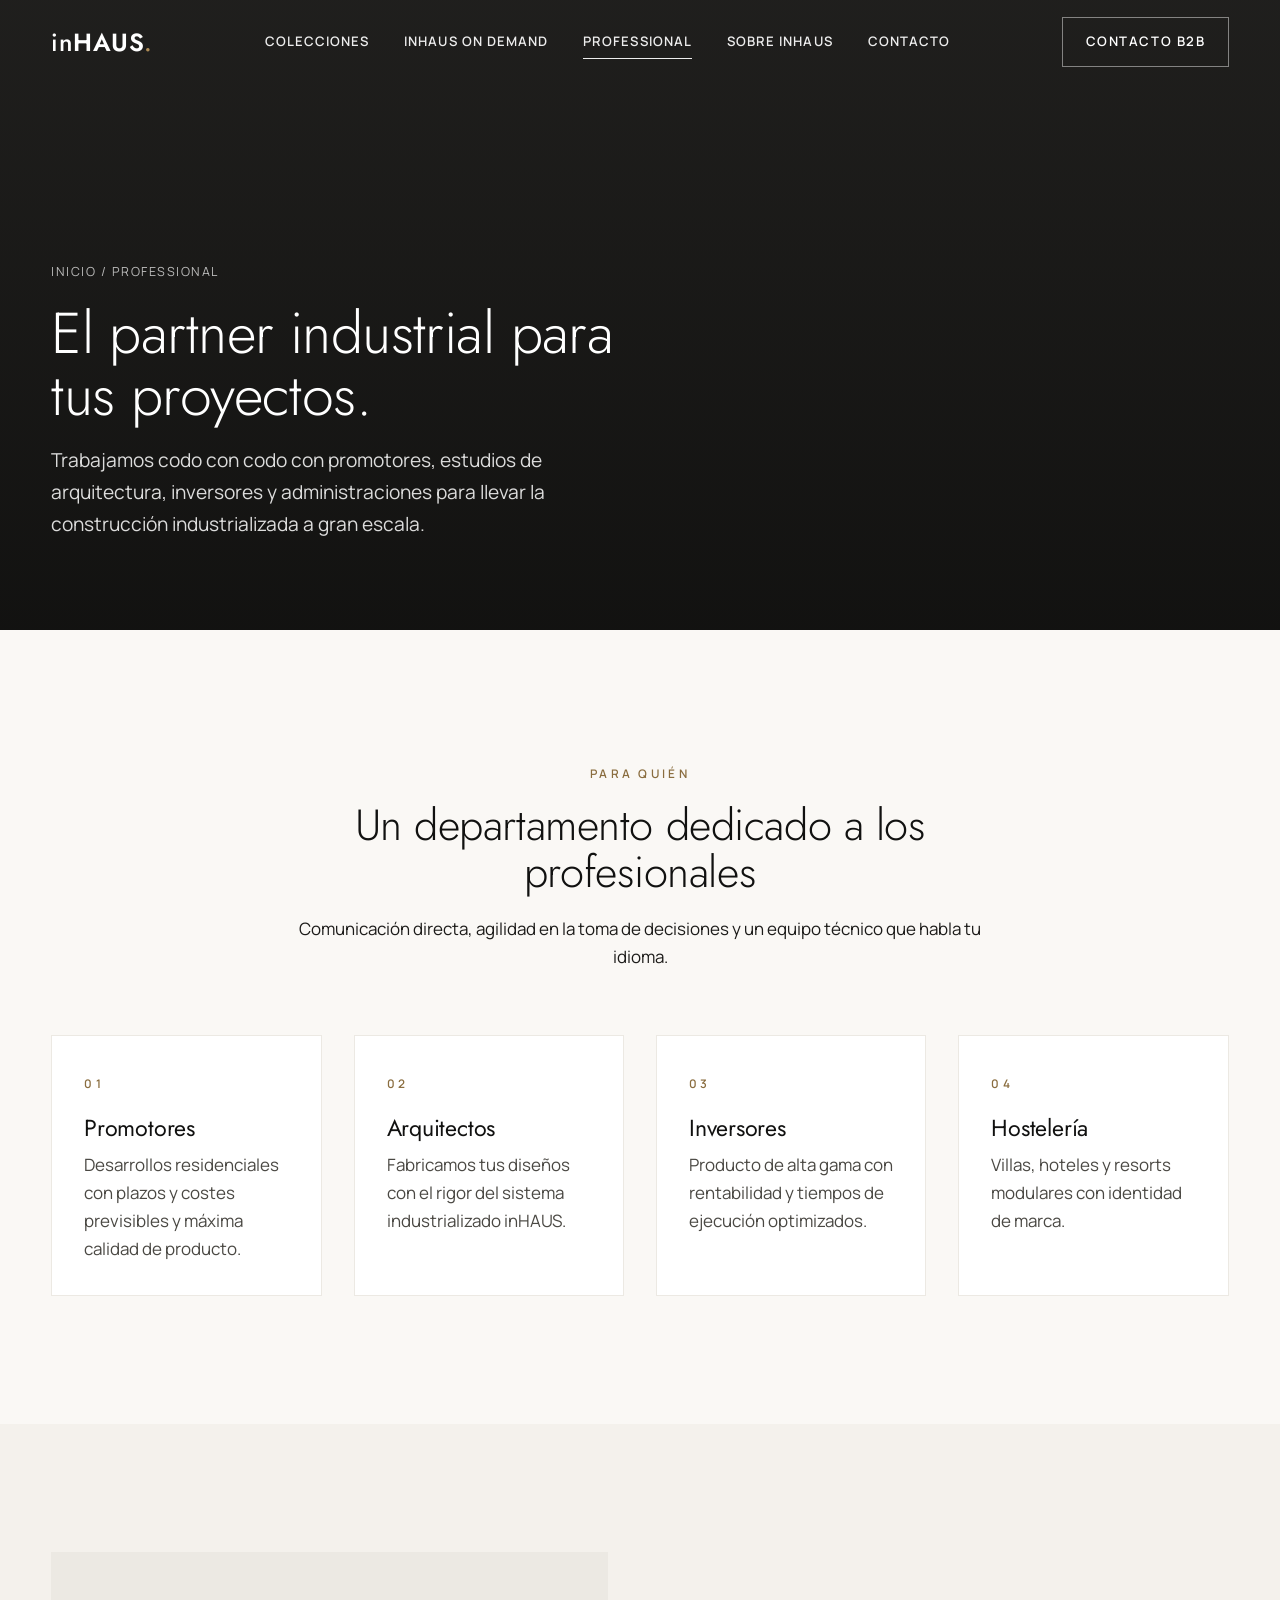
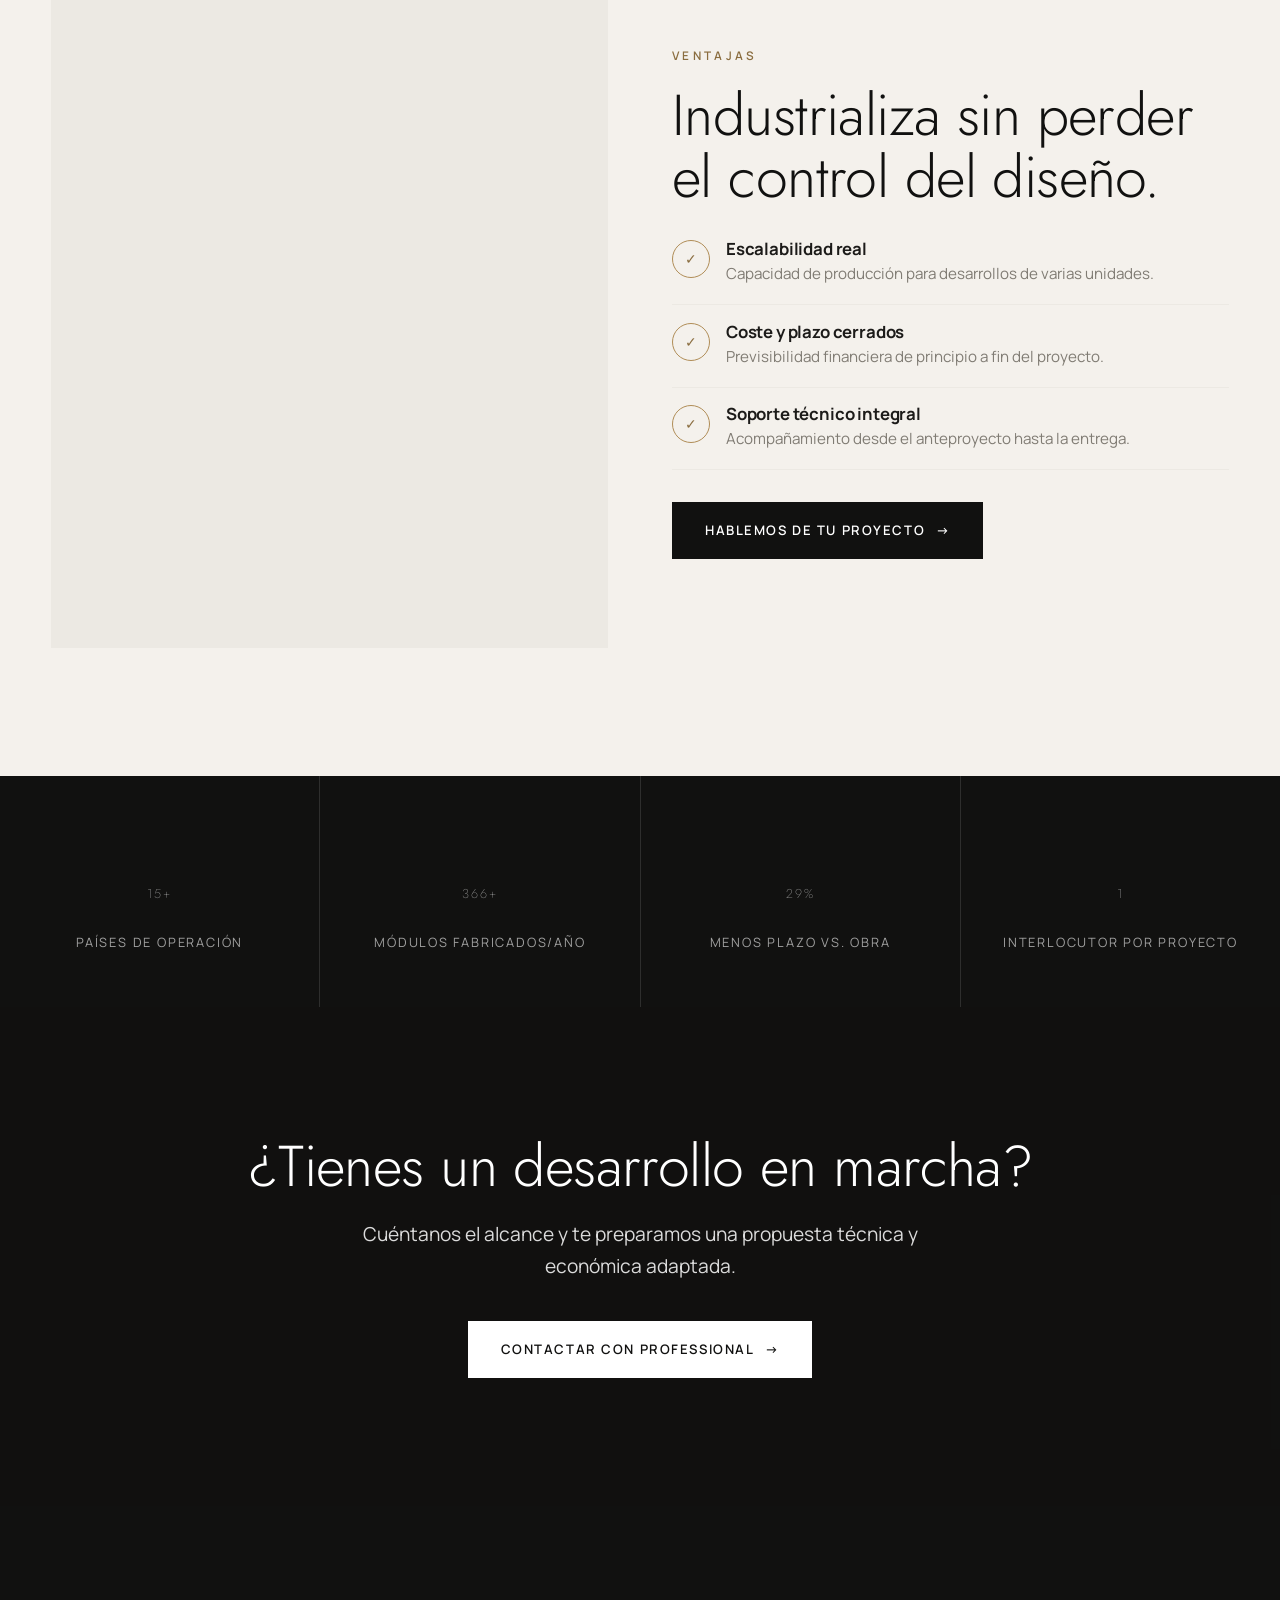
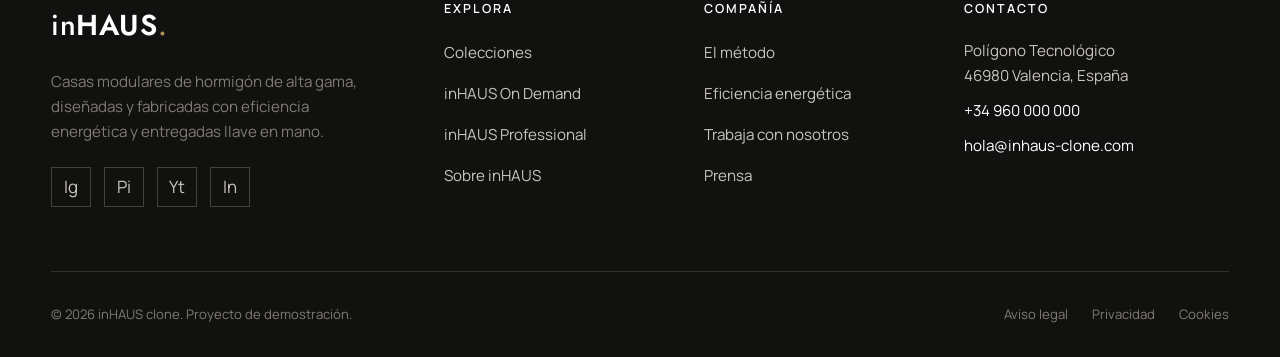
<file: professional.html>
<!DOCTYPE html>
<html lang="es">
<head>
  <meta charset="UTF-8">
  <meta name="viewport" content="width=device-width, initial-scale=1.0">
  <title>inHAUS Professional · Soluciones modulares para profesionales</title>
  <meta name="description" content="inHAUS Professional trabaja con promotores, estudios de arquitectura e inversores para desarrollar proyectos modulares de hormigón a gran escala.">
  <link rel="preconnect" href="https://fonts.googleapis.com">
  <link rel="preconnect" href="https://fonts.gstatic.com" crossorigin>
  <link href="https://fonts.googleapis.com/css2?family=Jost:wght@200;300;400;500;600&family=Manrope:wght@400;500;600;700&display=swap" rel="stylesheet">
  <link rel="stylesheet" href="css/styles.css">
</head>
<body>

  <header class="site-header">
    <div class="container">
      <a href="index.html" class="brand">in<b>HAUS</b><span class="dot">.</span></a>
      <nav class="nav" aria-label="Principal">
        <a href="colecciones.html">Colecciones</a>
        <a href="on-demand.html">inHAUS On Demand</a>
        <a href="professional.html" class="active">Professional</a>
        <a href="nosotros.html">Sobre inHAUS</a>
        <a href="contacto.html">Contacto</a>
      </nav>
      <div class="header-cta"><a href="contacto.html" class="btn btn--ghost-light">Contacto B2B</a></div>
      <button class="burger" aria-label="Abrir menú" aria-expanded="false"><span></span><span></span><span></span></button>
    </div>
  </header>

  <div class="mobile-menu">
    <a href="colecciones.html"><span class="num">01</span>Colecciones</a>
    <a href="on-demand.html"><span class="num">02</span>inHAUS On Demand</a>
    <a href="professional.html"><span class="num">03</span>Professional</a>
    <a href="nosotros.html"><span class="num">04</span>Sobre inHAUS</a>
    <a href="contacto.html"><span class="num">05</span>Contacto</a>
  </div>

  <section class="page-hero">
    <div class="page-hero__media" style="background-image:url('https://images.unsplash.com/photo-1486406146926-c627a92ad1ab?auto=format&fit=crop&w=1920&q=80')"></div>
    <div class="page-hero__inner">
      <div class="container">
        <p class="breadcrumb" data-reveal><a href="index.html">Inicio</a> / Professional</p>
        <h1 class="h1" data-reveal data-delay="1">El partner industrial para tus proyectos.</h1>
        <p class="lead" data-reveal data-delay="2">Trabajamos codo con codo con promotores, estudios de arquitectura, inversores y administraciones para llevar la construcción industrializada a gran escala.</p>
      </div>
    </div>
  </section>

  <!-- WHO -->
  <section class="section">
    <div class="container">
      <div class="section-head center" data-reveal>
        <span class="eyebrow">Para quién</span>
        <h2 class="h2">Un departamento dedicado a los profesionales</h2>
        <p>Comunicación directa, agilidad en la toma de decisiones y un equipo técnico que habla tu idioma.</p>
      </div>
      <div class="grid cols-4">
        <div class="info-card" data-reveal><span class="eyebrow">01</span><h3 class="card__title">Promotores</h3><p>Desarrollos residenciales con plazos y costes previsibles y máxima calidad de producto.</p></div>
        <div class="info-card" data-reveal data-delay="1"><span class="eyebrow">02</span><h3 class="card__title">Arquitectos</h3><p>Fabricamos tus diseños con el rigor del sistema industrializado inHAUS.</p></div>
        <div class="info-card" data-reveal data-delay="2"><span class="eyebrow">03</span><h3 class="card__title">Inversores</h3><p>Producto de alta gama con rentabilidad y tiempos de ejecución optimizados.</p></div>
        <div class="info-card" data-reveal data-delay="3"><span class="eyebrow">04</span><h3 class="card__title">Hostelería</h3><p>Villas, hoteles y resorts modulares con identidad de marca.</p></div>
      </div>
    </div>
  </section>

  <!-- SPLIT VALUE -->
  <section class="section bg-sand">
    <div class="container">
      <div class="split">
        <div class="split__media" data-reveal style="background-image:url('https://images.unsplash.com/photo-1581094794329-c8112a89af12?auto=format&fit=crop&w=1200&q=80')"></div>
        <div class="split__body">
          <span class="eyebrow" data-reveal>Ventajas</span>
          <h2 class="h1" data-reveal data-delay="1">Industrializa sin perder el control del diseño.</h2>
          <ul class="feature-list">
            <li data-reveal data-delay="1"><span class="ic">✓</span><div><h4>Escalabilidad real</h4><p>Capacidad de producción para desarrollos de varias unidades.</p></div></li>
            <li data-reveal data-delay="2"><span class="ic">✓</span><div><h4>Coste y plazo cerrados</h4><p>Previsibilidad financiera de principio a fin del proyecto.</p></div></li>
            <li data-reveal data-delay="3"><span class="ic">✓</span><div><h4>Soporte técnico integral</h4><p>Acompañamiento desde el anteproyecto hasta la entrega.</p></div></li>
          </ul>
          <div class="actions" data-reveal data-delay="3"><a href="contacto.html" class="btn">Hablemos de tu proyecto <span class="arrow">→</span></a></div>
        </div>
      </div>
    </div>
  </section>

  <!-- STATS -->
  <section class="bg-dark">
    <div class="stats-band">
      <div class="stat"><strong><span data-count="20" data-suffix="+">0</span></strong><span>Países de operación</span></div>
      <div class="stat"><strong><span data-count="500" data-suffix="+">0</span></strong><span>Módulos fabricados/año</span></div>
      <div class="stat"><strong><span data-count="40" data-suffix="%">0</span></strong><span>Menos plazo vs. obra</span></div>
      <div class="stat"><strong><span data-count="1" data-suffix="">0</span></strong><span>Interlocutor por proyecto</span></div>
    </div>
  </section>

  <!-- CTA -->
  <section class="section cta" style="background-image:url('https://images.unsplash.com/photo-1503387762-592deb58ef4e?auto=format&fit=crop&w=1920&q=80')">
    <div class="container">
      <h2 class="h1" data-reveal>¿Tienes un desarrollo en marcha?</h2>
      <p class="lead" data-reveal data-delay="1">Cuéntanos el alcance y te preparamos una propuesta técnica y económica adaptada.</p>
      <div class="actions" data-reveal data-delay="2"><a href="contacto.html" class="btn btn--light">Contactar con Professional <span class="arrow">→</span></a></div>
    </div>
  </section>

  <footer class="site-footer">
    <div class="container">
      <div class="footer-top">
        <div class="footer-brand">
          <a href="index.html" class="brand">in<b>HAUS</b><span class="dot">.</span></a>
          <p>Casas modulares de hormigón de alta gama, diseñadas y fabricadas con eficiencia energética y entregadas llave en mano.</p>
          <div class="socials"><a href="#">Ig</a><a href="#">Pi</a><a href="#">Yt</a><a href="#">In</a></div>
        </div>
        <div class="footer-col"><h5>Explora</h5><ul><li><a href="colecciones.html">Colecciones</a></li><li><a href="on-demand.html">inHAUS On Demand</a></li><li><a href="professional.html">inHAUS Professional</a></li><li><a href="nosotros.html">Sobre inHAUS</a></li></ul></div>
        <div class="footer-col"><h5>Compañía</h5><ul><li><a href="nosotros.html">El método</a></li><li><a href="nosotros.html">Eficiencia energética</a></li><li><a href="contacto.html">Trabaja con nosotros</a></li><li><a href="contacto.html">Prensa</a></li></ul></div>
        <div class="footer-col footer-contact"><h5>Contacto</h5><p>Polígono Tecnológico<br>46980 Valencia, España</p><p><a href="tel:+34960000000">+34 960 000 000</a></p><p><a href="mailto:hola@inhaus-clone.com">hola@inhaus-clone.com</a></p></div>
      </div>
      <div class="footer-bottom">
        <span>© <span data-year>2026</span> inHAUS clone. Proyecto de demostración.</span>
        <div class="legal"><a href="#">Aviso legal</a><a href="#">Privacidad</a><a href="#">Cookies</a></div>
      </div>
    </div>
  </footer>

  <script src="js/main.js"></script>
</body>
</html>
</file>
<file: css/styles.css>
/* ============================================================
   inHAUS clone — Design system
   Luxury modular concrete homes
   ============================================================ */

/* ---------- Tokens ---------- */
:root {
  --black: #111110;
  --ink: #1c1b19;
  --graphite: #2b2a28;
  --gray-700: #4a4843;
  --gray-500: #807c74;
  --gray-300: #c9c5bd;
  --gray-100: #ece9e3;
  --sand: #f4f1ec;
  --paper: #faf8f5;
  --white: #ffffff;
  --accent: #b08d57;        /* warm bronze/gold */
  --accent-dark: #8a6d3f;

  --font-head: 'Jost', 'Helvetica Neue', Arial, sans-serif;
  --font-body: 'Manrope', 'Helvetica Neue', Arial, sans-serif;

  --maxw: 1320px;
  --gutter: clamp(1.25rem, 4vw, 4rem);
  --header-h: 84px;

  --t-fast: .25s cubic-bezier(.22,.61,.36,1);
  --t-med: .5s cubic-bezier(.22,.61,.36,1);
}

/* ---------- Reset ---------- */
*,
*::before,
*::after { box-sizing: border-box; }

* { margin: 0; padding: 0; }

html { scroll-behavior: smooth; -webkit-text-size-adjust: 100%; }

body {
  font-family: var(--font-body);
  color: var(--ink);
  background: var(--paper);
  line-height: 1.65;
  font-size: 17px;
  -webkit-font-smoothing: antialiased;
  text-rendering: optimizeLegibility;
  overflow-x: hidden;
}

img { max-width: 100%; display: block; }

a { color: inherit; text-decoration: none; }

ul { list-style: none; }

h1, h2, h3, h4, h5 {
  font-family: var(--font-head);
  font-weight: 400;
  line-height: 1.08;
  letter-spacing: -0.01em;
  color: var(--black);
}

/* ---------- Type scale ---------- */
.display {
  font-size: clamp(2.6rem, 6.5vw, 6rem);
  font-weight: 300;
  letter-spacing: -0.02em;
}
.h1 { font-size: clamp(2.1rem, 4.5vw, 3.8rem); font-weight: 300; }
.h2 { font-size: clamp(1.7rem, 3.4vw, 2.9rem); font-weight: 300; }
.h3 { font-size: clamp(1.25rem, 2vw, 1.6rem); font-weight: 400; }

.eyebrow {
  font-family: var(--font-body);
  font-size: .74rem;
  letter-spacing: .28em;
  text-transform: uppercase;
  font-weight: 600;
  color: var(--accent-dark);
  display: inline-block;
}

.lead {
  font-size: clamp(1.05rem, 1.5vw, 1.3rem);
  color: var(--gray-700);
  font-weight: 400;
}

.muted { color: var(--gray-500); }

/* ---------- Layout helpers ---------- */
.container {
  width: 100%;
  max-width: var(--maxw);
  margin-inline: auto;
  padding-inline: var(--gutter);
}

.section {
  padding-block: clamp(4.5rem, 10vw, 9rem);
}
.section--tight { padding-block: clamp(3rem, 6vw, 5rem); }

.section-head {
  max-width: 720px;
  margin-bottom: clamp(2.5rem, 5vw, 4rem);
}
.section-head.center {
  margin-inline: auto;
  text-align: center;
}
.section-head .eyebrow { margin-bottom: 1.1rem; }
.section-head p { margin-top: 1.25rem; }

.grid { display: grid; gap: clamp(1.25rem, 2.5vw, 2rem); }
.cols-2 { grid-template-columns: repeat(2, 1fr); }
.cols-3 { grid-template-columns: repeat(3, 1fr); }
.cols-4 { grid-template-columns: repeat(4, 1fr); }

.bg-dark { background: var(--black); color: var(--gray-100); }
.bg-dark h1,.bg-dark h2,.bg-dark h3 { color: var(--white); }
.bg-sand { background: var(--sand); }
.bg-paper { background: var(--paper); }

/* ---------- Buttons ---------- */
.btn {
  --bg: var(--black);
  --fg: var(--white);
  display: inline-flex;
  align-items: center;
  gap: .65rem;
  background: var(--bg);
  color: var(--fg);
  font-family: var(--font-body);
  font-size: .82rem;
  font-weight: 600;
  letter-spacing: .12em;
  text-transform: uppercase;
  padding: 1.05rem 2rem;
  border: 1px solid var(--bg);
  border-radius: 0;
  cursor: pointer;
  transition: background var(--t-fast), color var(--t-fast), border-color var(--t-fast), transform var(--t-fast);
}
.btn:hover { transform: translateY(-2px); }
.btn .arrow { transition: transform var(--t-fast); }
.btn:hover .arrow { transform: translateX(4px); }

.btn--outline {
  --bg: transparent;
  --fg: var(--black);
  border-color: var(--black);
}
.btn--outline:hover { background: var(--black); color: var(--white); }

.btn--light {
  --bg: var(--white);
  --fg: var(--black);
  border-color: var(--white);
}
.btn--ghost-light {
  --bg: transparent;
  --fg: var(--white);
  border-color: rgba(255,255,255,.45);
}
.btn--ghost-light:hover { background: var(--white); color: var(--black); border-color: var(--white); }

.btn--accent { --bg: var(--accent); --fg: var(--white); border-color: var(--accent); }
.btn--accent:hover { --bg: var(--accent-dark); border-color: var(--accent-dark); }

.link-underline {
  display: inline-flex;
  align-items: center;
  gap: .5rem;
  font-weight: 600;
  font-size: .82rem;
  letter-spacing: .12em;
  text-transform: uppercase;
  padding-bottom: 4px;
  border-bottom: 1px solid currentColor;
  transition: gap var(--t-fast);
}
.link-underline:hover { gap: .9rem; }

/* ============================================================
   Header
   ============================================================ */
.site-header {
  position: fixed;
  inset: 0 0 auto 0;
  height: var(--header-h);
  z-index: 100;
  display: flex;
  align-items: center;
  transition: background var(--t-fast), height var(--t-fast), box-shadow var(--t-fast);
}
.site-header .container {
  display: flex;
  align-items: center;
  justify-content: space-between;
  gap: 2rem;
}
.brand {
  font-family: var(--font-head);
  font-weight: 500;
  font-size: 1.55rem;
  letter-spacing: .02em;
  color: var(--white);
  transition: color var(--t-fast);
  z-index: 2;
}
.brand b { font-weight: 600; }
.brand .dot { color: var(--accent); }

.nav { display: flex; align-items: center; gap: 2.2rem; }
.nav a {
  font-size: .82rem;
  font-weight: 600;
  letter-spacing: .08em;
  text-transform: uppercase;
  color: rgba(255,255,255,.92);
  position: relative;
  padding-block: .4rem;
  transition: color var(--t-fast);
}
.nav a::after {
  content: '';
  position: absolute;
  left: 0; bottom: 0;
  width: 0; height: 1px;
  background: currentColor;
  transition: width var(--t-fast);
}
.nav a:hover::after,
.nav a.active::after { width: 100%; }

.header-cta { display: flex; align-items: center; gap: 1rem; }
.header-cta .btn { padding: .8rem 1.4rem; }

/* Scrolled / solid header */
.site-header.solid {
  background: var(--white);
  height: 70px;
  box-shadow: 0 1px 0 rgba(0,0,0,.08);
}
.site-header.solid .brand { color: var(--black); }
.site-header.solid .nav a { color: var(--ink); }
.site-header.solid .btn--ghost-light { color: var(--black); border-color: var(--black); }
.site-header.solid .btn--ghost-light:hover { background: var(--black); color: var(--white); }

/* Pages with light hero get solid header by default */
.site-header.on-light:not(.solid) .brand { color: var(--black); }
.site-header.on-light:not(.solid) .nav a { color: var(--ink); }
.site-header.on-light:not(.solid) .btn--ghost-light { color: var(--black); border-color: rgba(0,0,0,.3); }

/* Burger */
.burger {
  display: none;
  flex-direction: column;
  gap: 5px;
  background: none;
  border: 0;
  cursor: pointer;
  z-index: 2;
  padding: 6px;
}
.burger span {
  width: 26px; height: 2px;
  background: var(--white);
  transition: transform var(--t-fast), opacity var(--t-fast), background var(--t-fast);
}
.site-header.solid .burger span,
.site-header.on-light:not(.solid) .burger span { background: var(--black); }
.burger.open span { background: var(--white); }
.burger.open span:nth-child(1) { transform: translateY(7px) rotate(45deg); }
.burger.open span:nth-child(2) { opacity: 0; }
.burger.open span:nth-child(3) { transform: translateY(-7px) rotate(-45deg); }

/* Mobile menu */
.mobile-menu {
  position: fixed;
  inset: 0;
  background: var(--black);
  z-index: 90;
  display: flex;
  flex-direction: column;
  justify-content: center;
  padding: var(--gutter);
  transform: translateY(-100%);
  transition: transform var(--t-med);
}
.mobile-menu.open { transform: translateY(0); }
.mobile-menu a {
  font-family: var(--font-head);
  font-weight: 300;
  font-size: clamp(1.8rem, 8vw, 3rem);
  color: var(--white);
  padding-block: .5rem;
  border-bottom: 1px solid rgba(255,255,255,.12);
}
.mobile-menu a .num { font-size: .8rem; color: var(--accent); margin-right: 1rem; font-family: var(--font-body); }

/* ============================================================
   Hero
   ============================================================ */
.hero {
  position: relative;
  min-height: 100vh;
  min-height: 100svh;
  display: flex;
  align-items: flex-end;
  color: var(--white);
  overflow: hidden;
}
.hero__media {
  position: absolute;
  inset: 0;
  background-color: var(--graphite);
  background-size: cover;
  background-position: center;
  z-index: -2;
}
.hero__media::after {
  content: '';
  position: absolute;
  inset: 0;
  background: linear-gradient(180deg, rgba(10,10,9,.45) 0%, rgba(10,10,9,.15) 40%, rgba(10,10,9,.72) 100%);
}
.hero__inner {
  width: 100%;
  padding-bottom: clamp(3rem, 7vw, 6rem);
  padding-top: calc(var(--header-h) + 2rem);
}
.hero .display { color: var(--white); max-width: 16ch; }
.hero .lead { color: rgba(255,255,255,.86); max-width: 46ch; margin-top: 1.6rem; }
.hero__actions { margin-top: 2.4rem; display: flex; flex-wrap: wrap; gap: 1rem; }

.hero__meta {
  margin-top: clamp(2.5rem, 6vw, 4rem);
  display: flex;
  flex-wrap: wrap;
  gap: clamp(1.5rem, 5vw, 4rem);
  border-top: 1px solid rgba(255,255,255,.22);
  padding-top: 1.6rem;
}
.hero__meta .stat strong {
  display: block;
  font-family: var(--font-head);
  font-weight: 300;
  font-size: clamp(1.8rem, 3vw, 2.6rem);
  color: var(--white);
}
.hero__meta .stat span { font-size: .8rem; letter-spacing: .1em; text-transform: uppercase; color: rgba(255,255,255,.7); }

.scroll-hint {
  position: absolute;
  right: var(--gutter);
  bottom: clamp(3rem, 7vw, 6rem);
  writing-mode: vertical-rl;
  font-size: .72rem;
  letter-spacing: .25em;
  text-transform: uppercase;
  color: rgba(255,255,255,.7);
  display: flex;
  align-items: center;
  gap: 1rem;
}
.scroll-hint::after { content: ''; width: 1px; height: 60px; background: rgba(255,255,255,.5); animation: scrollline 2s ease-in-out infinite; }
@keyframes scrollline { 0%,100% { transform: scaleY(.3); opacity:.4 } 50% { transform: scaleY(1); opacity:1 } }

/* Page hero (interior pages) */
.page-hero {
  position: relative;
  min-height: 70vh;
  display: flex;
  align-items: flex-end;
  color: var(--white);
  overflow: hidden;
}
.page-hero__media { position:absolute; inset:0; background-color: var(--graphite); background-size:cover; background-position:center; z-index:-2; }
.page-hero__media::after { content:''; position:absolute; inset:0; background: linear-gradient(180deg, rgba(10,10,9,.35), rgba(10,10,9,.75)); }
.page-hero__inner { padding-block: clamp(3rem,7vw,6rem); padding-top: calc(var(--header-h) + 3rem); }
.page-hero .h1 { color: var(--white); max-width: 18ch; }
.page-hero .lead { color: rgba(255,255,255,.85); max-width: 50ch; margin-top: 1.2rem; }
.breadcrumb { font-size:.78rem; letter-spacing:.12em; text-transform:uppercase; color: rgba(255,255,255,.7); margin-bottom:1.2rem; }
.breadcrumb a:hover { color: var(--white); }

/* ============================================================
   Intro / split blocks
   ============================================================ */
.split {
  display: grid;
  grid-template-columns: 1fr 1fr;
  gap: clamp(2rem, 5vw, 5rem);
  align-items: center;
}
.split--reverse .split__media { order: 2; }
.split__media {
  position: relative;
  aspect-ratio: 4/5;
  background-color: var(--gray-100);
  background-size: cover;
  background-position: center;
  overflow: hidden;
}
.split__media.tall { aspect-ratio: 3/4; }
.split__body .eyebrow { margin-bottom: 1.1rem; }
.split__body p { margin-top: 1.3rem; color: var(--gray-700); }
.split__body .actions { margin-top: 2rem; }

.feature-list { margin-top: 2rem; display: grid; gap: 1.1rem; }
.feature-list li {
  display: flex;
  gap: 1rem;
  align-items: flex-start;
  padding-bottom: 1.1rem;
  border-bottom: 1px solid var(--gray-100);
}
.feature-list .ic {
  flex: none;
  width: 38px; height: 38px;
  border: 1px solid var(--accent);
  color: var(--accent-dark);
  display: grid; place-items: center;
  border-radius: 50%;
  font-size: .9rem;
}
.feature-list h4 { font-size: 1.05rem; font-family: var(--font-body); font-weight: 700; color: var(--ink); }
.feature-list p { margin: .2rem 0 0; font-size: .95rem; color: var(--gray-500); }

/* ============================================================
   Collections / model cards
   ============================================================ */
.card {
  position: relative;
  display: block;
  overflow: hidden;
  background: var(--white);
}
.card__media {
  aspect-ratio: 4/3;
  background-color: var(--gray-100);
  background-size: cover;
  background-position: center;
  transition: transform var(--t-med);
}
.card:hover .card__media { transform: scale(1.05); }
.card__body { padding: 1.5rem 0 .5rem; }
.card__tag { font-size: .72rem; letter-spacing: .18em; text-transform: uppercase; color: var(--accent-dark); font-weight: 600; }
.card__title { font-size: 1.45rem; margin: .4rem 0 .6rem; }
.card__specs { display: flex; flex-wrap: wrap; gap: 1.2rem; color: var(--gray-500); font-size: .9rem; }
.card__specs span { display: inline-flex; align-items: center; gap: .4rem; }
.card__price { margin-top: .8rem; font-weight: 600; color: var(--ink); }
.card__price small { font-weight: 400; color: var(--gray-500); }

/* big editorial collection block */
.collection-row {
  display: grid;
  grid-template-columns: 1fr 1fr;
  min-height: 80vh;
}
.collection-row:nth-child(even) .collection-row__media { order: 2; }
.collection-row__media { background-color: var(--gray-100); background-size: cover; background-position: center; min-height: 50vh; }
.collection-row__body {
  display: flex;
  flex-direction: column;
  justify-content: center;
  padding: clamp(2.5rem, 6vw, 6rem);
}
.collection-row__body .index { font-family: var(--font-head); font-weight:300; font-size: 1rem; color: var(--accent-dark); letter-spacing:.2em; }
.collection-row__body h2 { margin: .8rem 0 1.2rem; }
.collection-row__body p { color: var(--gray-700); max-width: 44ch; }
.collection-row__body .actions { margin-top: 2rem; }

/* ============================================================
   Styles / strip
   ============================================================ */
.strip {
  display: grid;
  grid-template-columns: repeat(5, 1fr);
}
.strip__item {
  position: relative;
  aspect-ratio: 3/4.4;
  background-color: var(--graphite);
  background-size: cover;
  background-position: center;
  display: flex;
  align-items: flex-end;
  color: var(--white);
  overflow: hidden;
}
.strip__item::after { content:''; position:absolute; inset:0; background: linear-gradient(180deg, transparent 40%, rgba(0,0,0,.7)); transition: background var(--t-fast); }
.strip__item:hover::after { background: linear-gradient(180deg, rgba(0,0,0,.2) 0%, rgba(0,0,0,.75)); }
.strip__item span { position: relative; z-index: 1; padding: 1.5rem; font-family: var(--font-head); font-weight: 300; font-size: 1.3rem; letter-spacing: .02em; }

/* ============================================================
   Process / steps
   ============================================================ */
.steps { counter-reset: step; display: grid; gap: 0; }
.step {
  display: grid;
  grid-template-columns: 120px 1fr;
  gap: 2rem;
  padding-block: 2.2rem;
  border-top: 1px solid var(--gray-300);
  align-items: start;
}
.step:last-child { border-bottom: 1px solid var(--gray-300); }
.step__num { font-family: var(--font-head); font-weight: 300; font-size: 2.6rem; color: var(--accent); line-height: 1; }
.step h3 { margin-bottom: .6rem; }
.step p { color: var(--gray-700); max-width: 60ch; }

/* ============================================================
   Stats band
   ============================================================ */
.stats-band { display: grid; grid-template-columns: repeat(4, 1fr); gap: 1px; background: rgba(255,255,255,.12); }
.stats-band .stat { background: var(--black); padding: clamp(2rem, 4vw, 3.5rem) 1.5rem; text-align: center; }
.stats-band .stat strong { display:block; font-family: var(--font-head); font-weight: 200; font-size: clamp(2.4rem, 5vw, 3.8rem); color: var(--white); }
.stats-band .stat span { font-size: .8rem; letter-spacing: .14em; text-transform: uppercase; color: rgba(255,255,255,.6); }

/* ============================================================
   Quote / testimonial
   ============================================================ */
.quote { max-width: 900px; margin-inline: auto; text-align: center; }
.quote blockquote {
  font-family: var(--font-head);
  font-weight: 300;
  font-size: clamp(1.5rem, 3.2vw, 2.6rem);
  line-height: 1.3;
  letter-spacing: -0.01em;
}
.quote .author { margin-top: 2rem; font-size: .85rem; letter-spacing: .12em; text-transform: uppercase; color: var(--gray-500); }
.quote .author b { color: var(--ink); }

/* ============================================================
   Gallery / mosaic
   ============================================================ */
.mosaic { display: grid; grid-template-columns: repeat(4, 1fr); grid-auto-rows: 220px; gap: .75rem; }
.mosaic__item { background-color: var(--gray-100); background-size: cover; background-position: center; overflow: hidden; }
.mosaic__item.wide { grid-column: span 2; }
.mosaic__item.tall { grid-row: span 2; }
.mosaic__item.big { grid-column: span 2; grid-row: span 2; }
.mosaic__item > div { width: 100%; height: 100%; background-size: cover; background-position: center; transition: transform var(--t-med); }
.mosaic__item:hover > div { transform: scale(1.06); }

/* ============================================================
   CTA band
   ============================================================ */
.cta {
  position: relative;
  background-color: var(--ink);
  background-size: cover;
  background-position: center;
  color: var(--white);
  text-align: center;
  overflow: hidden;
}
.cta::after { content:''; position:absolute; inset:0; background: rgba(12,12,11,.66); }
.cta .container { position: relative; z-index: 1; }
.cta .h1 { color: var(--white); margin-bottom: 1.4rem; }
.cta .lead { color: rgba(255,255,255,.85); max-width: 50ch; margin-inline: auto; }
.cta .actions { margin-top: 2.4rem; display: flex; gap: 1rem; justify-content: center; flex-wrap: wrap; }

/* ============================================================
   Forms
   ============================================================ */
.form { display: grid; gap: 1.4rem; }
.form .row { display: grid; grid-template-columns: 1fr 1fr; gap: 1.4rem; }
.field { display: grid; gap: .5rem; }
.field label { font-size: .76rem; letter-spacing: .12em; text-transform: uppercase; font-weight: 600; color: var(--gray-700); }
.field input,
.field select,
.field textarea {
  font-family: var(--font-body);
  font-size: 1rem;
  padding: .95rem 1rem;
  border: 1px solid var(--gray-300);
  background: var(--white);
  color: var(--ink);
  border-radius: 0;
  transition: border-color var(--t-fast);
}
.field input:focus,
.field select:focus,
.field textarea:focus { outline: none; border-color: var(--accent); }
.field textarea { resize: vertical; min-height: 130px; }
.checkbox { display: flex; gap: .7rem; align-items: flex-start; font-size: .85rem; color: var(--gray-500); }
.checkbox input { margin-top: .25rem; }
.form-note { font-size: .8rem; color: var(--gray-500); }
.form-success {
  display: none;
  padding: 1rem 1.2rem;
  background: #eef5ee;
  border: 1px solid #cfe3cf;
  color: #2f5d33;
  font-size: .92rem;
}
.form-success.show { display: block; }

/* Contact info cards */
.info-grid { display: grid; grid-template-columns: repeat(3, 1fr); gap: 1.5rem; }
.info-card { padding: 2rem; border: 1px solid var(--gray-100); background: var(--white); }
.info-card .eyebrow { margin-bottom: 1rem; }
.info-card p { color: var(--gray-700); }
.info-card a { border-bottom: 1px solid var(--gray-300); }
.info-card a:hover { border-color: var(--accent); }

/* ============================================================
   FAQ / accordion
   ============================================================ */
.accordion { border-top: 1px solid var(--gray-300); }
.acc-item { border-bottom: 1px solid var(--gray-300); }
.acc-q {
  width: 100%;
  text-align: left;
  background: none;
  border: 0;
  cursor: pointer;
  padding: 1.5rem 0;
  display: flex;
  justify-content: space-between;
  gap: 1.5rem;
  align-items: center;
  font-family: var(--font-head);
  font-weight: 400;
  font-size: clamp(1.05rem, 1.8vw, 1.35rem);
  color: var(--black);
}
.acc-q .pm { flex: none; font-size: 1.4rem; color: var(--accent); transition: transform var(--t-fast); }
.acc-item.open .acc-q .pm { transform: rotate(45deg); }
.acc-a { max-height: 0; overflow: hidden; transition: max-height var(--t-med); }
.acc-a p { padding-bottom: 1.6rem; color: var(--gray-700); max-width: 75ch; }

/* ============================================================
   Footer
   ============================================================ */
.site-footer { background: var(--black); color: var(--gray-300); padding-top: clamp(4rem, 8vw, 6rem); }
.footer-top { display: grid; grid-template-columns: 1.6fr 1fr 1fr 1.2fr; gap: 2.5rem; padding-bottom: 4rem; }
.footer-brand .brand { color: var(--white); font-size: 1.8rem; }
.footer-brand p { margin-top: 1.2rem; max-width: 34ch; color: var(--gray-500); font-size: .95rem; }
.footer-col h5 { color: var(--white); font-family: var(--font-body); font-size: .78rem; letter-spacing: .16em; text-transform: uppercase; margin-bottom: 1.4rem; font-weight: 600; }
.footer-col ul { display: grid; gap: .8rem; }
.footer-col a { color: var(--gray-300); font-size: .95rem; transition: color var(--t-fast); }
.footer-col a:hover { color: var(--accent); }
.footer-contact p { font-size: .95rem; margin-bottom: .6rem; }
.footer-contact a { color: var(--white); }
.socials { display: flex; gap: .8rem; margin-top: 1.4rem; }
.socials a { width: 40px; height: 40px; border: 1px solid rgba(255,255,255,.2); display: grid; place-items: center; color: var(--gray-300); transition: all var(--t-fast); }
.socials a:hover { background: var(--white); color: var(--black); border-color: var(--white); }
.footer-bottom {
  display: flex;
  justify-content: space-between;
  flex-wrap: wrap;
  gap: 1rem;
  padding-block: 2rem;
  border-top: 1px solid rgba(255,255,255,.12);
  font-size: .82rem;
  color: var(--gray-500);
}
.footer-bottom .legal { display: flex; gap: 1.5rem; flex-wrap: wrap; }
.footer-bottom a:hover { color: var(--accent); }

/* ============================================================
   Reveal animation
   ============================================================ */
[data-reveal] { opacity: 0; transform: translateY(28px); transition: opacity .8s ease, transform .8s cubic-bezier(.22,.61,.36,1); }
[data-reveal].in { opacity: 1; transform: none; }
[data-reveal][data-delay="1"] { transition-delay: .08s; }
[data-reveal][data-delay="2"] { transition-delay: .16s; }
[data-reveal][data-delay="3"] { transition-delay: .24s; }
[data-reveal][data-delay="4"] { transition-delay: .32s; }

@media (prefers-reduced-motion: reduce) {
  * { animation: none !important; transition: none !important; }
  [data-reveal] { opacity: 1; transform: none; }
  html { scroll-behavior: auto; }
}

/* ============================================================
   Responsive
   ============================================================ */
@media (max-width: 1024px) {
  .footer-top { grid-template-columns: 1fr 1fr; }
  .strip { grid-template-columns: repeat(3, 1fr); }
  .stats-band { grid-template-columns: repeat(2, 1fr); }
}

@media (max-width: 860px) {
  :root { --header-h: 70px; }
  .nav, .header-cta .btn { display: none; }
  .burger { display: flex; }
  .cols-3, .cols-4 { grid-template-columns: repeat(2, 1fr); }
  .split { grid-template-columns: 1fr; }
  .split--reverse .split__media { order: 0; }
  .split__media { aspect-ratio: 16/11; }
  .collection-row { grid-template-columns: 1fr; }
  .collection-row:nth-child(even) .collection-row__media { order: 0; }
  .collection-row__media { min-height: 56vw; }
  .mosaic { grid-template-columns: repeat(2, 1fr); grid-auto-rows: 180px; }
  .step { grid-template-columns: 60px 1fr; gap: 1.2rem; }
  .step__num { font-size: 1.9rem; }
  .info-grid { grid-template-columns: 1fr; }
  .form .row { grid-template-columns: 1fr; }
}

@media (max-width: 560px) {
  body { font-size: 16px; }
  .cols-2, .cols-3, .cols-4 { grid-template-columns: 1fr; }
  .strip { grid-template-columns: repeat(2, 1fr); }
  .footer-top { grid-template-columns: 1fr; }
  .hero__meta { gap: 1.5rem 2rem; }
  .mosaic__item.big { grid-column: span 2; grid-row: span 1; }
}
</file>
